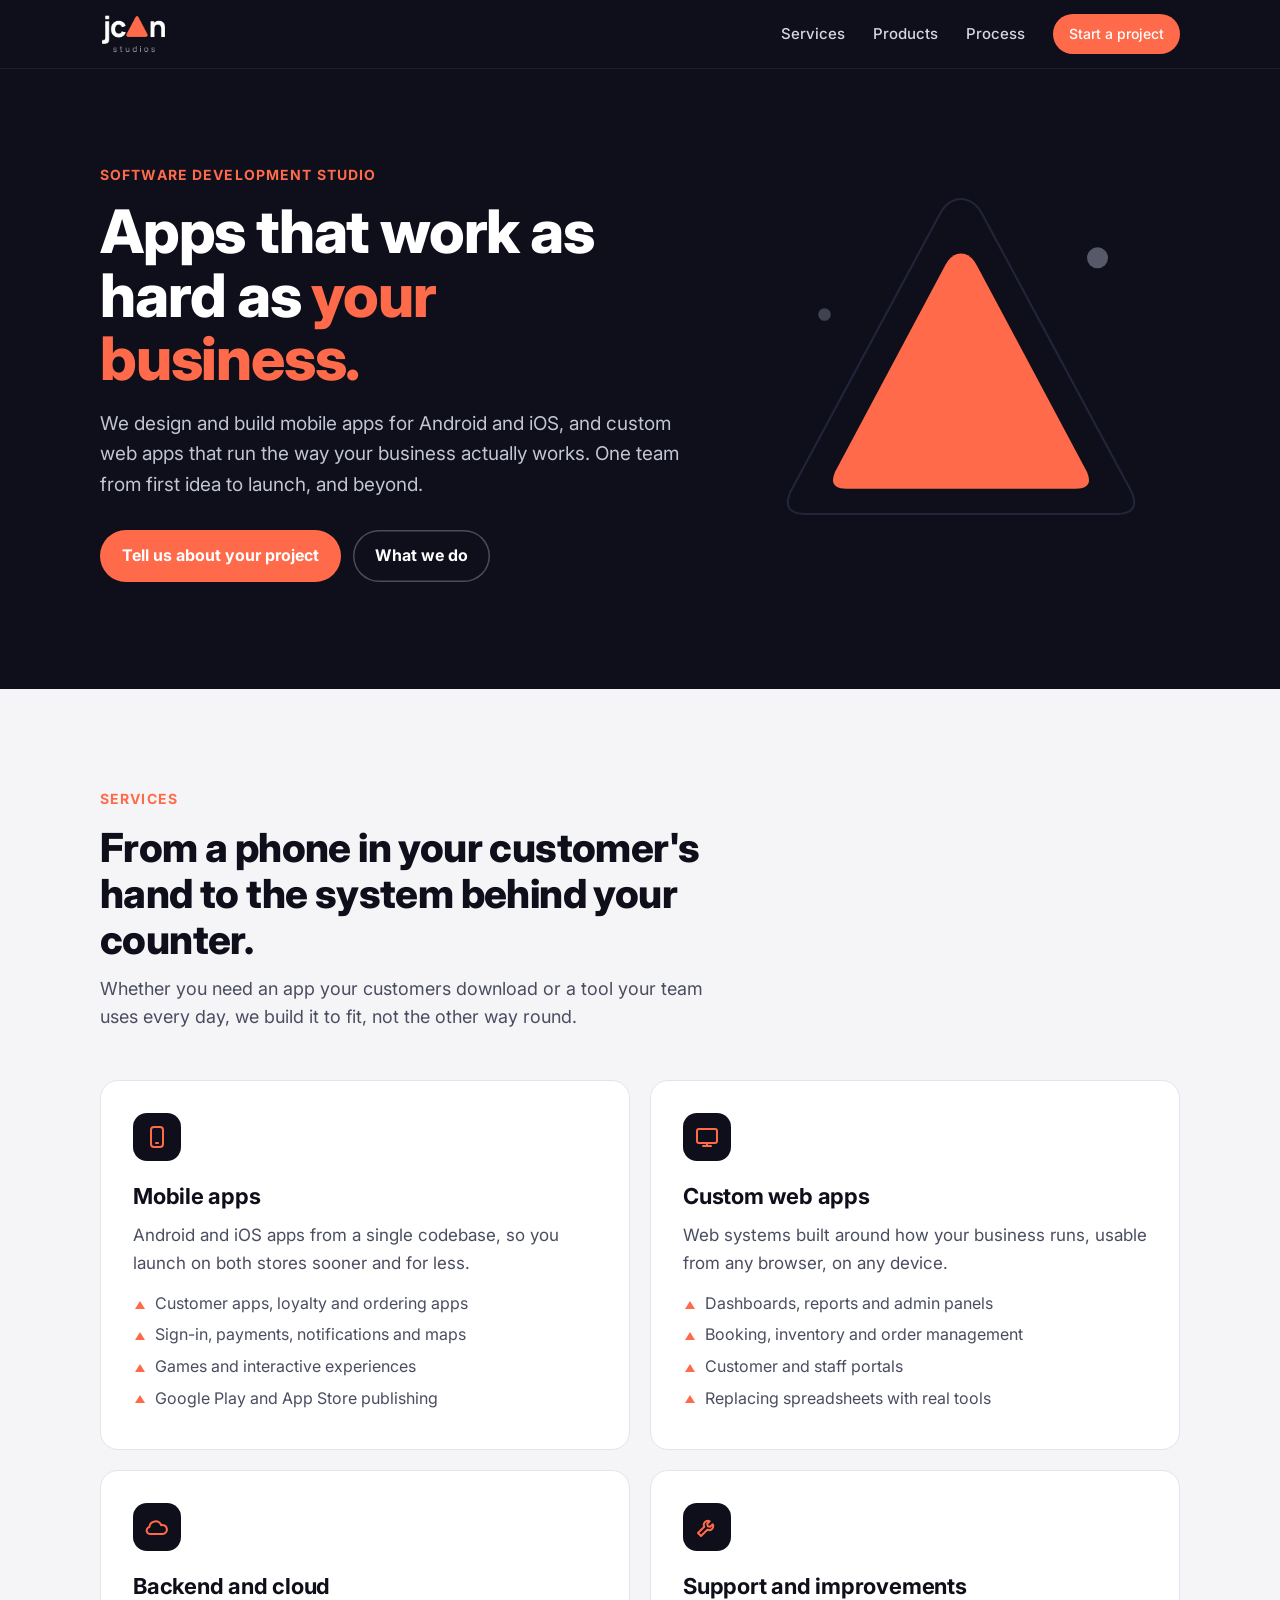
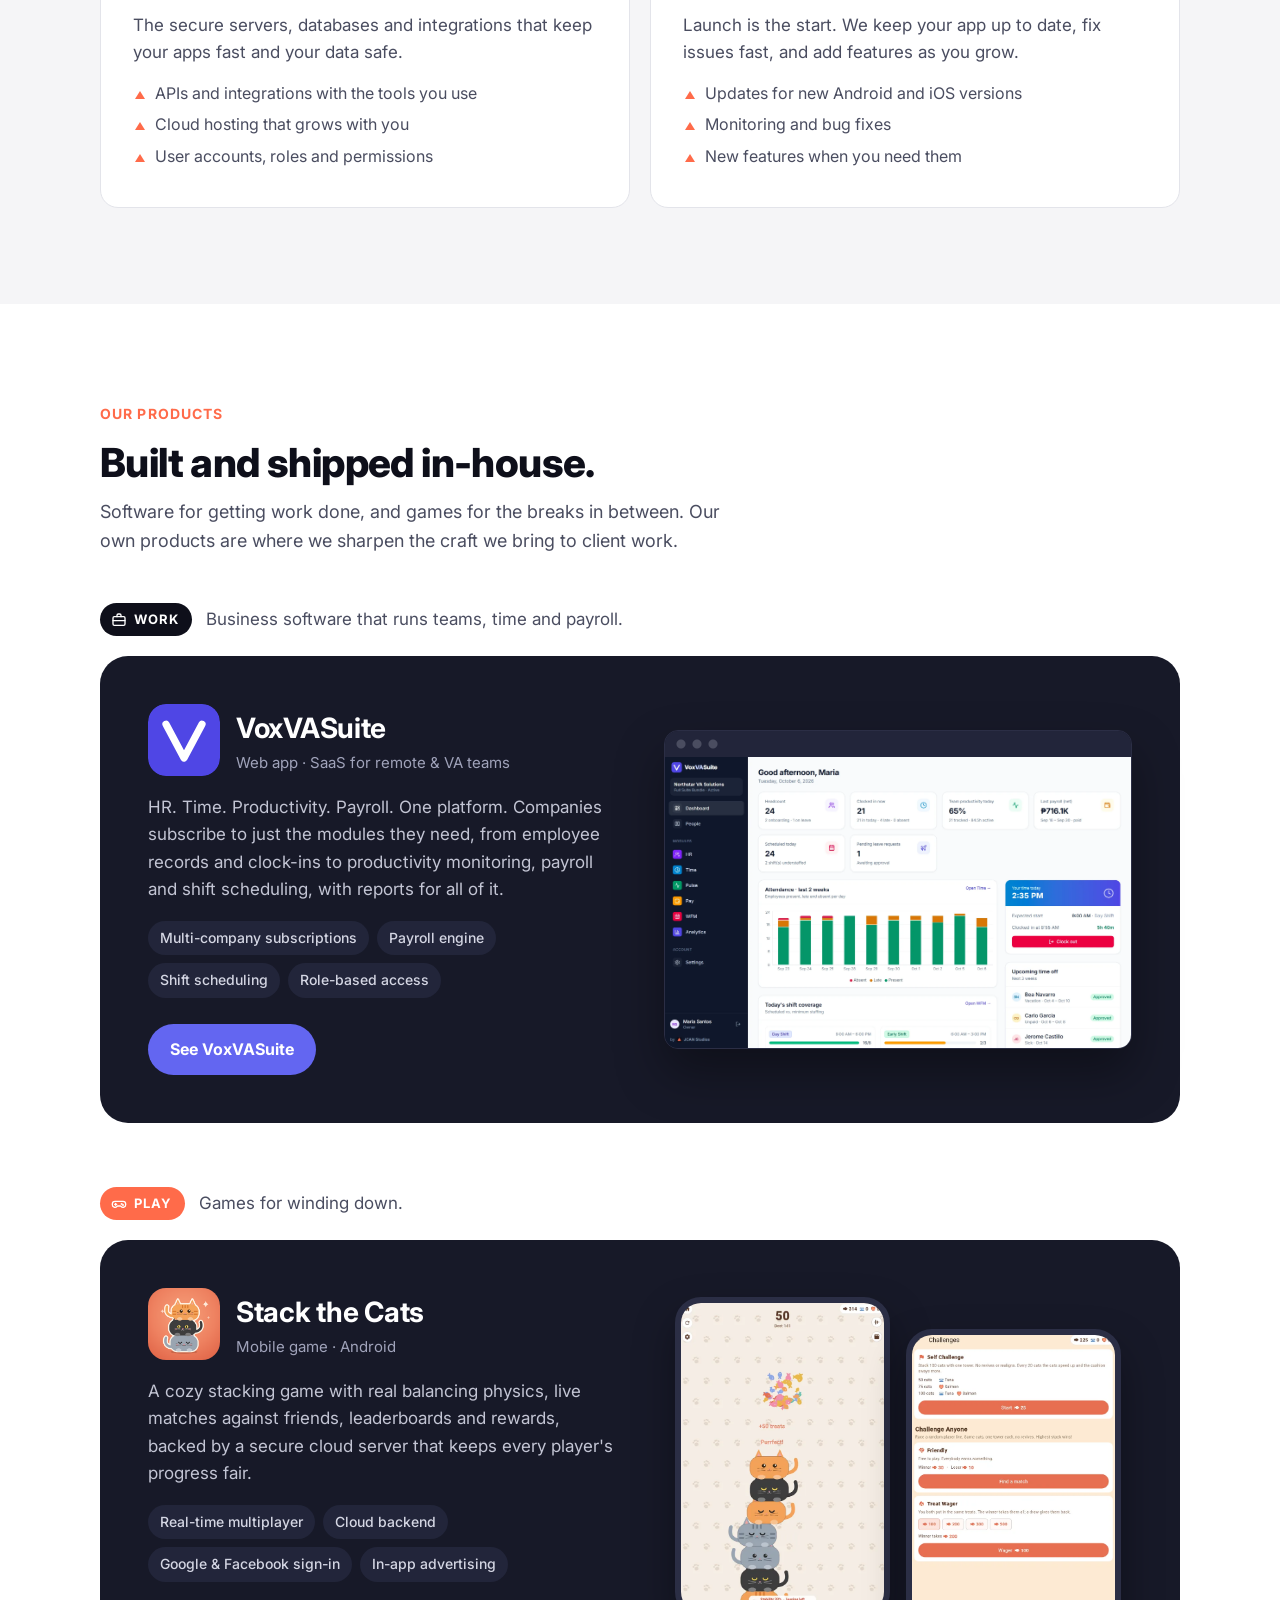
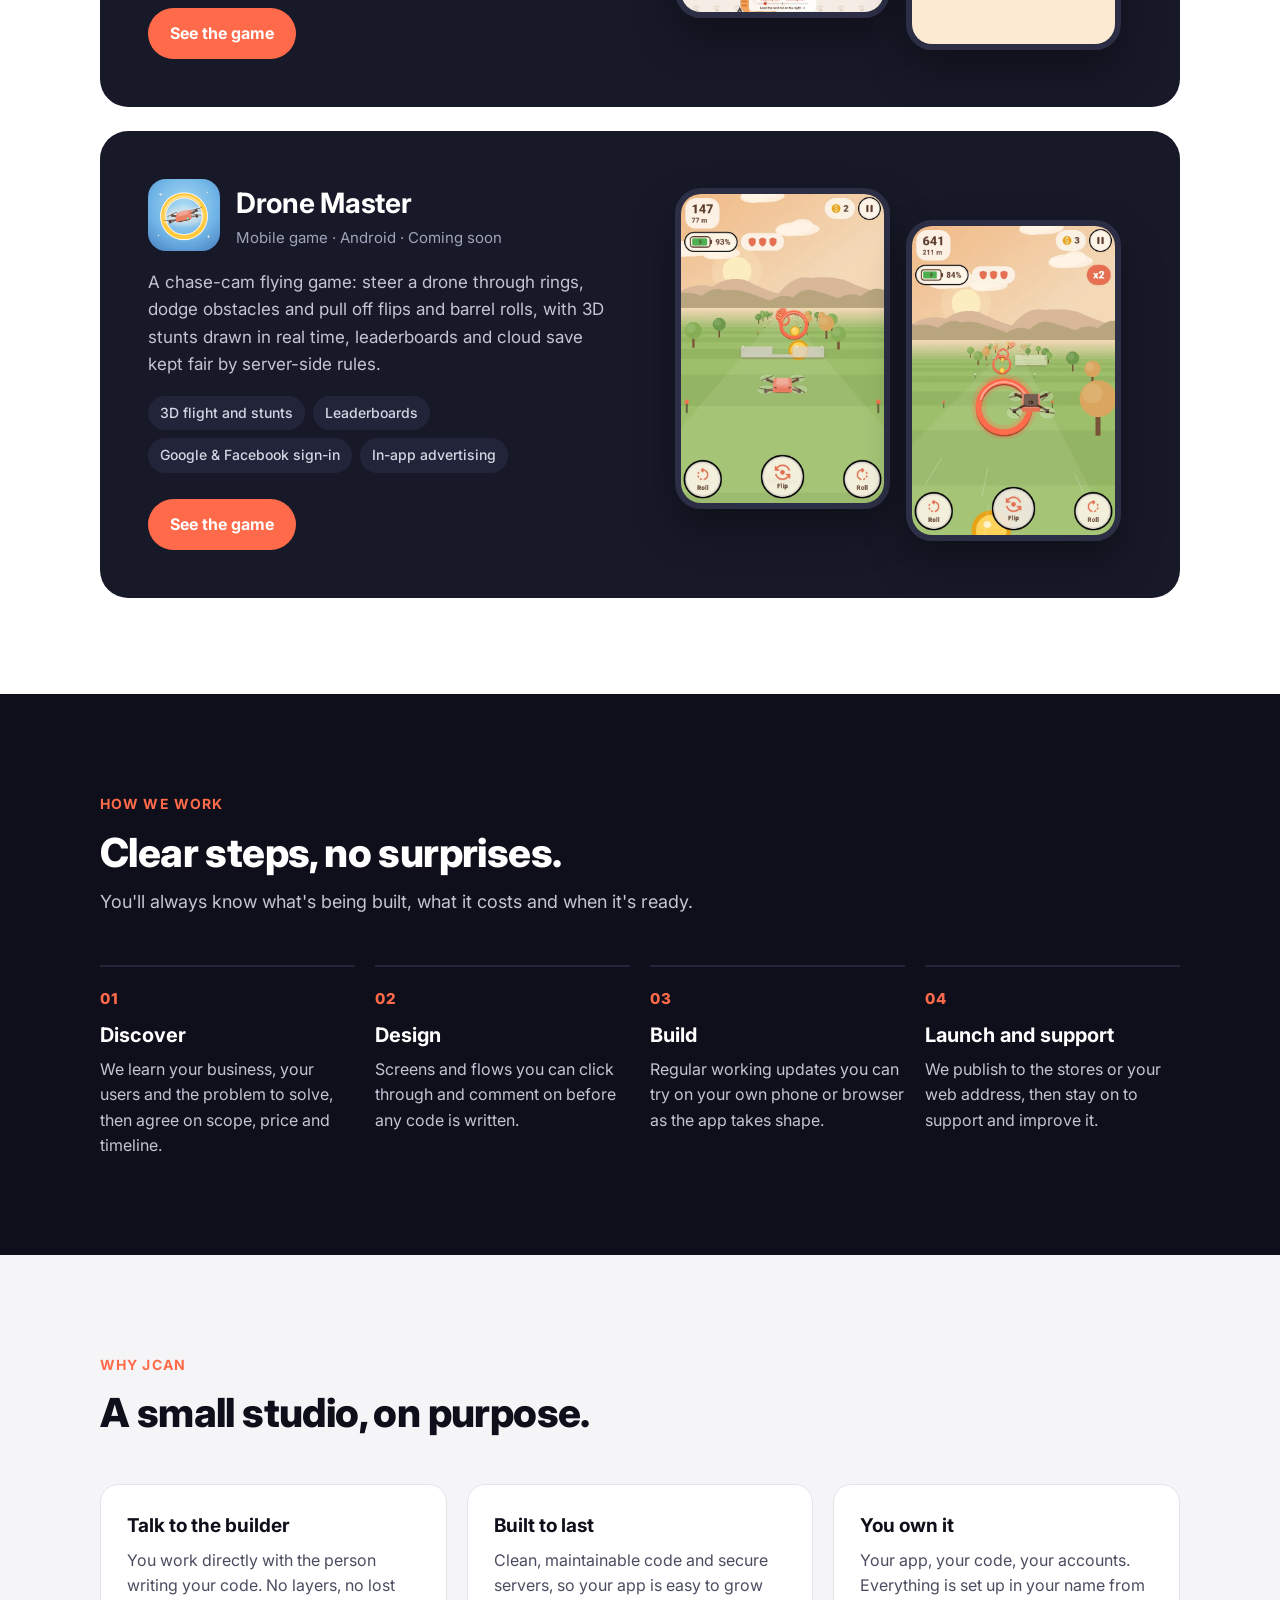
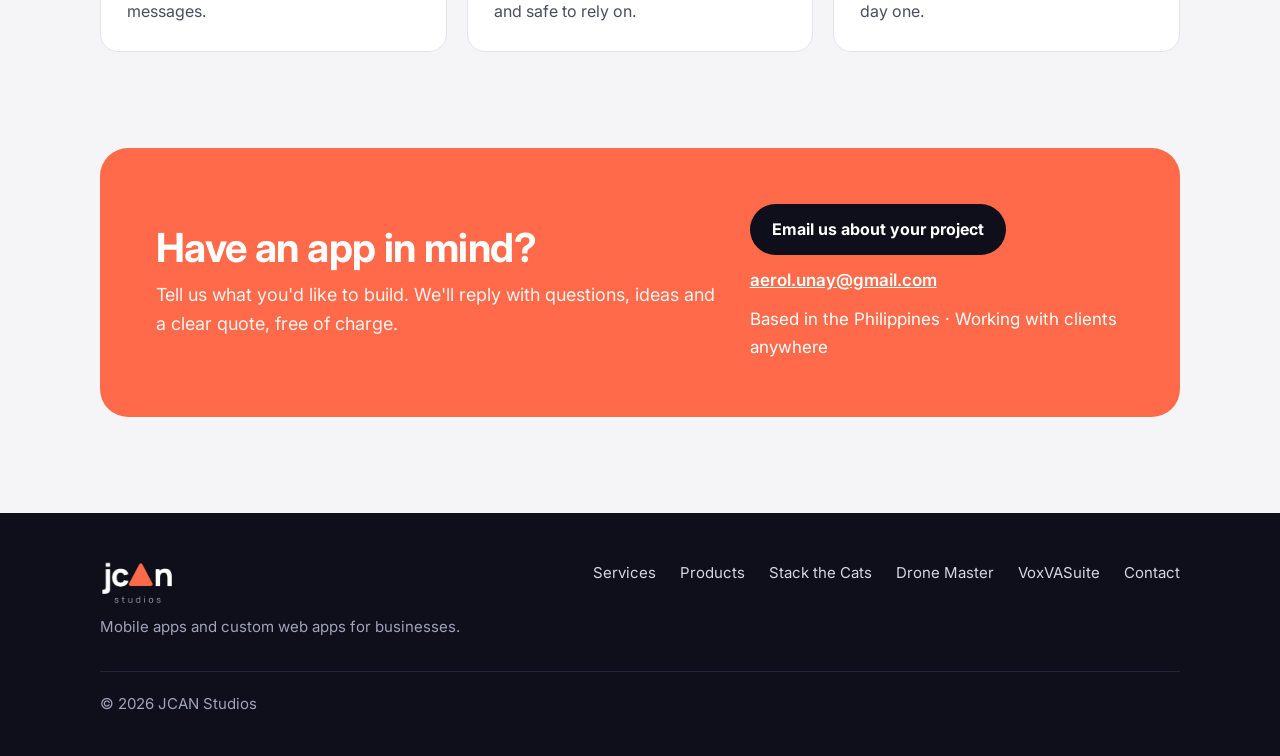
<file: index.html>
<!doctype html>
<html lang="en">
<head>
  <meta charset="utf-8">
  <meta name="viewport" content="width=device-width, initial-scale=1">
  <title>JCAN Studios | Mobile apps and custom web apps for businesses</title>
  <meta name="description" content="JCAN Studios builds mobile apps for Android and iOS and custom web apps for businesses: customer portals, dashboards, booking and internal tools. Based in the Philippines, working with clients anywhere.">
  <meta name="theme-color" content="#0e0f1a">
  <meta property="og:type" content="website">
  <meta property="og:title" content="JCAN Studios">
  <meta property="og:description" content="Mobile apps and custom web apps for businesses.">
  <meta property="og:image" content="https://jcanstudios.github.io/assets/og-image.png">
  <link rel="icon" href="assets/favicon.svg" type="image/svg+xml">
  <link rel="preconnect" href="https://fonts.googleapis.com">
  <link rel="preconnect" href="https://fonts.gstatic.com" crossorigin>
  <link href="https://fonts.googleapis.com/css2?family=Inter:wght@400;500;600;700;800&display=swap" rel="stylesheet">
  <link rel="stylesheet" href="assets/site.css">
</head>
<body>

<header class="site-header">
  <div class="wrap">
    <a class="brand" href="/" aria-label="JCAN Studios home"><img src="assets/logo-dark.png" alt="JCAN Studios" width="380" height="222"></a>
    <nav class="nav">
      <a href="#services">Services</a>
      <a href="#products">Products</a>
      <a href="#process">Process</a>
      <a class="btn small" href="#contact">Start a project</a>
    </nav>
  </div>
</header>

<main>
  <section class="hero" style="padding:0">
    <div class="wrap">
      <div>
        <span class="eyebrow">Software development studio</span>
        <h1>Apps that work as hard as <span class="accent">your business.</span></h1>
        <p class="lead">We design and build mobile apps for Android and iOS, and custom web apps that run the way your business actually works. One team from first idea to launch, and beyond.</p>
        <div class="actions">
          <a class="btn" href="#contact">Tell us about your project</a>
          <a class="btn ghost" href="#services">What we do</a>
        </div>
      </div>
      <div class="hero-art" aria-hidden="true">
        <svg viewBox="0 0 400 400">
          <path d="M200 40 Q212 40 220 54 L362 318 Q372 340 348 340 L52 340 Q28 340 38 318 L180 54 Q188 40 200 40Z" fill="none" stroke="#22253a" stroke-width="2"/>
          <path d="M200 92 Q209 92 215 103 L320 300 Q327 316 309 316 L91 316 Q73 316 80 300 L185 103 Q191 92 200 92Z" fill="#ff6b4a"/>
          <circle cx="330" cy="96" r="10" fill="#a0a3ba" opacity=".5"/>
          <circle cx="70" cy="150" r="6" fill="#a0a3ba" opacity=".35"/>
        </svg>
      </div>
    </div>
  </section>

  <section id="services">
    <div class="wrap">
      <div class="section-head">
        <span class="eyebrow">Services</span>
        <h2>From a phone in your customer's hand to the system behind your counter.</h2>
        <p>Whether you need an app your customers download or a tool your team uses every day, we build it to fit, not the other way round.</p>
      </div>
      <div class="services">
        <article class="service">
          <div class="icon"><svg viewBox="0 0 24 24" fill="none" stroke="#ff6b4a" stroke-width="2" stroke-linecap="round" stroke-linejoin="round"><rect x="6" y="2" width="12" height="20" rx="3"/><path d="M11 18h2"/></svg></div>
          <h3>Mobile apps</h3>
          <p>Android and iOS apps from a single codebase, so you launch on both stores sooner and for less.</p>
          <ul>
            <li>Customer apps, loyalty and ordering apps</li>
            <li>Sign-in, payments, notifications and maps</li>
            <li>Games and interactive experiences</li>
            <li>Google Play and App Store publishing</li>
          </ul>
        </article>
        <article class="service">
          <div class="icon"><svg viewBox="0 0 24 24" fill="none" stroke="#ff6b4a" stroke-width="2" stroke-linecap="round" stroke-linejoin="round"><rect x="2" y="4" width="20" height="14" rx="2"/><path d="M8 21h8M12 18v3"/></svg></div>
          <h3>Custom web apps</h3>
          <p>Web systems built around how your business runs, usable from any browser, on any device.</p>
          <ul>
            <li>Dashboards, reports and admin panels</li>
            <li>Booking, inventory and order management</li>
            <li>Customer and staff portals</li>
            <li>Replacing spreadsheets with real tools</li>
          </ul>
        </article>
        <article class="service">
          <div class="icon"><svg viewBox="0 0 24 24" fill="none" stroke="#ff6b4a" stroke-width="2" stroke-linecap="round" stroke-linejoin="round"><path d="M17.5 19a4.5 4.5 0 1 0-1.4-8.8A6 6 0 0 0 4.5 12 3.5 3.5 0 0 0 6 19z"/></svg></div>
          <h3>Backend and cloud</h3>
          <p>The secure servers, databases and integrations that keep your apps fast and your data safe.</p>
          <ul>
            <li>APIs and integrations with the tools you use</li>
            <li>Cloud hosting that grows with you</li>
            <li>User accounts, roles and permissions</li>
          </ul>
        </article>
        <article class="service">
          <div class="icon"><svg viewBox="0 0 24 24" fill="none" stroke="#ff6b4a" stroke-width="2" stroke-linecap="round" stroke-linejoin="round"><path d="M14.7 6.3a4 4 0 0 0-5.4 5.4L3 18l3 3 6.3-6.3a4 4 0 0 0 5.4-5.4l-2.5 2.5-2.4-.6-.6-2.4z"/></svg></div>
          <h3>Support and improvements</h3>
          <p>Launch is the start. We keep your app up to date, fix issues fast, and add features as you grow.</p>
          <ul>
            <li>Updates for new Android and iOS versions</li>
            <li>Monitoring and bug fixes</li>
            <li>New features when you need them</li>
          </ul>
        </article>
      </div>
    </div>
  </section>

  <section id="products" class="alt">
    <div class="wrap">
      <div class="section-head">
        <span class="eyebrow">Our products</span>
        <h2>Built and shipped in-house.</h2>
        <p>Software for getting work done, and games for the breaks in between. Our own products are where we sharpen the craft we bring to client work.</p>
      </div>

      <div class="product-group" id="work">
        <div class="group-head">
          <span class="kind kind-work"><svg viewBox="0 0 24 24" aria-hidden="true"><rect x="3" y="7" width="18" height="13" rx="2"/><path d="M9 7V5a2 2 0 0 1 2-2h2a2 2 0 0 1 2 2v2M3 13h18"/></svg>Work</span>
          <p>Business software that runs teams, time and payroll.</p>
        </div>
        <div class="work vox">
          <div>
            <div class="app-head">
              <img class="app-icon-svg" src="assets/voxvasuite-icon.svg" alt="" width="72" height="72">
              <div>
                <h3>VoxVASuite</h3>
                <div class="tag">Web app · SaaS for remote &amp; VA teams</div>
              </div>
            </div>
            <p>HR. Time. Productivity. Payroll. One platform. Companies subscribe to just the modules they need, from employee records and clock-ins to productivity monitoring, payroll and shift scheduling, with reports for all of it.</p>
            <ul class="chips">
              <li>Multi-company subscriptions</li>
              <li>Payroll engine</li>
              <li>Shift scheduling</li>
              <li>Role-based access</li>
            </ul>
            <a class="btn" href="voxvasuite/">See VoxVASuite</a>
          </div>
          <div class="browser">
            <img src="assets/vox-dashboard.webp" alt="VoxVASuite dashboard: headcount, clock-ins, team productivity, payroll and attendance at a glance" width="2160" height="1350" loading="lazy">
          </div>
        </div>
      </div>

      <div class="product-group" id="play">
        <div class="group-head">
          <span class="kind kind-play"><svg viewBox="0 0 24 24" aria-hidden="true"><path d="M6 8h12a4 4 0 0 1 4 4v1a4 4 0 0 1-7 2.6L14 15h-4l-1 .6A4 4 0 0 1 2 13v-1a4 4 0 0 1 4-4z"/><path d="M7 11v3M5.5 12.5h3"/><circle cx="16" cy="12" r=".6"/><circle cx="18" cy="13.5" r=".6"/></svg>Play</span>
          <p>Games for winding down.</p>
        </div>
        <div class="work">
          <div>
            <div class="app-head">
              <img src="assets/stack-the-cats-icon.png" alt="" width="72" height="72">
              <div>
                <h3>Stack the Cats</h3>
                <div class="tag">Mobile game · Android</div>
              </div>
            </div>
            <p>A cozy stacking game with real balancing physics, live matches against friends, leaderboards and rewards, backed by a secure cloud server that keeps every player's progress fair.</p>
            <ul class="chips">
              <li>Real-time multiplayer</li>
              <li>Cloud backend</li>
              <li>Google &amp; Facebook sign-in</li>
              <li>In-app advertising</li>
            </ul>
            <a class="btn" href="stack-the-cats/">See the game</a>
          </div>
          <div class="phones">
            <img class="phone" src="assets/stc-gameplay.webp" alt="Stack the Cats: a 50-cat tower earning treats" width="600" height="895" loading="lazy">
            <img class="phone" src="assets/stc-challenges.webp" alt="Stack the Cats: live challenges and treat wagers" width="600" height="895" loading="lazy">
          </div>
        </div>
        <div class="work" style="margin-top:24px">
          <div>
            <div class="app-head">
              <img src="assets/drone-master-icon.png" alt="" width="72" height="72">
              <div>
                <h3>Drone Master</h3>
                <div class="tag">Mobile game · Android · Coming soon</div>
              </div>
            </div>
            <p>A chase-cam flying game: steer a drone through rings, dodge obstacles and pull off flips and barrel rolls, with 3D stunts drawn in real time, leaderboards and cloud save kept fair by server-side rules.</p>
            <ul class="chips">
              <li>3D flight and stunts</li>
              <li>Leaderboards</li>
              <li>Google &amp; Facebook sign-in</li>
              <li>In-app advertising</li>
            </ul>
            <a class="btn" href="drone-master/">See the game</a>
          </div>
          <div class="phones">
            <img class="phone" src="assets/dm-rings.webp" alt="Drone Master: flying through rings over a sunset meadow" width="600" height="895" loading="lazy">
            <img class="phone" src="assets/dm-flip.webp" alt="Drone Master: a flip between rings" width="600" height="895" loading="lazy">
          </div>
        </div>
      </div>
    </div>
  </section>

  <section id="process" class="dark">
    <div class="wrap">
      <div class="section-head">
        <span class="eyebrow">How we work</span>
        <h2>Clear steps, no surprises.</h2>
        <p>You'll always know what's being built, what it costs and when it's ready.</p>
      </div>
      <ol class="steps">
        <li><h3>Discover</h3><p>We learn your business, your users and the problem to solve, then agree on scope, price and timeline.</p></li>
        <li><h3>Design</h3><p>Screens and flows you can click through and comment on before any code is written.</p></li>
        <li><h3>Build</h3><p>Regular working updates you can try on your own phone or browser as the app takes shape.</p></li>
        <li><h3>Launch and support</h3><p>We publish to the stores or your web address, then stay on to support and improve it.</p></li>
      </ol>
    </div>
  </section>

  <section>
    <div class="wrap">
      <div class="section-head">
        <span class="eyebrow">Why JCAN</span>
        <h2>A small studio, on purpose.</h2>
      </div>
      <div class="why">
        <div><h3>Talk to the builder</h3><p>You work directly with the person writing your code. No layers, no lost messages.</p></div>
        <div><h3>Built to last</h3><p>Clean, maintainable code and secure servers, so your app is easy to grow and safe to rely on.</p></div>
        <div><h3>You own it</h3><p>Your app, your code, your accounts. Everything is set up in your name from day one.</p></div>
      </div>
    </div>
  </section>

  <section id="contact" style="padding-top:0">
    <div class="wrap">
      <div class="contact">
        <div>
          <h2>Have an app in mind?</h2>
          <p>Tell us what you'd like to build. We'll reply with questions, ideas and a clear quote, free of charge.</p>
        </div>
        <div class="details">
          <a class="btn" href="mailto:aerol.unay@gmail.com?subject=New%20project%20for%20JCAN%20Studios">Email us about your project</a>
          <a class="email" href="mailto:aerol.unay@gmail.com">aerol.unay@gmail.com</a>
          <span>Based in the Philippines · Working with clients anywhere</span>
        </div>
      </div>
    </div>
  </section>
</main>

<footer class="site-footer">
  <div class="wrap">
    <div>
      <img src="assets/logo-dark.png" alt="JCAN Studios" width="380" height="222">
      <div>Mobile apps and custom web apps for businesses.</div>
    </div>
    <div class="links">
      <a href="#services">Services</a>
      <a href="#products">Products</a>
      <a href="stack-the-cats/">Stack the Cats</a>
      <a href="drone-master/">Drone Master</a>
      <a href="voxvasuite/">VoxVASuite</a>
      <a href="#contact">Contact</a>
    </div>
    <div class="fine">© <span id="year">2026</span> JCAN Studios</div>
  </div>
</footer>
<script>document.getElementById('year').textContent = new Date().getFullYear();</script>
</body>
</html>
</file>
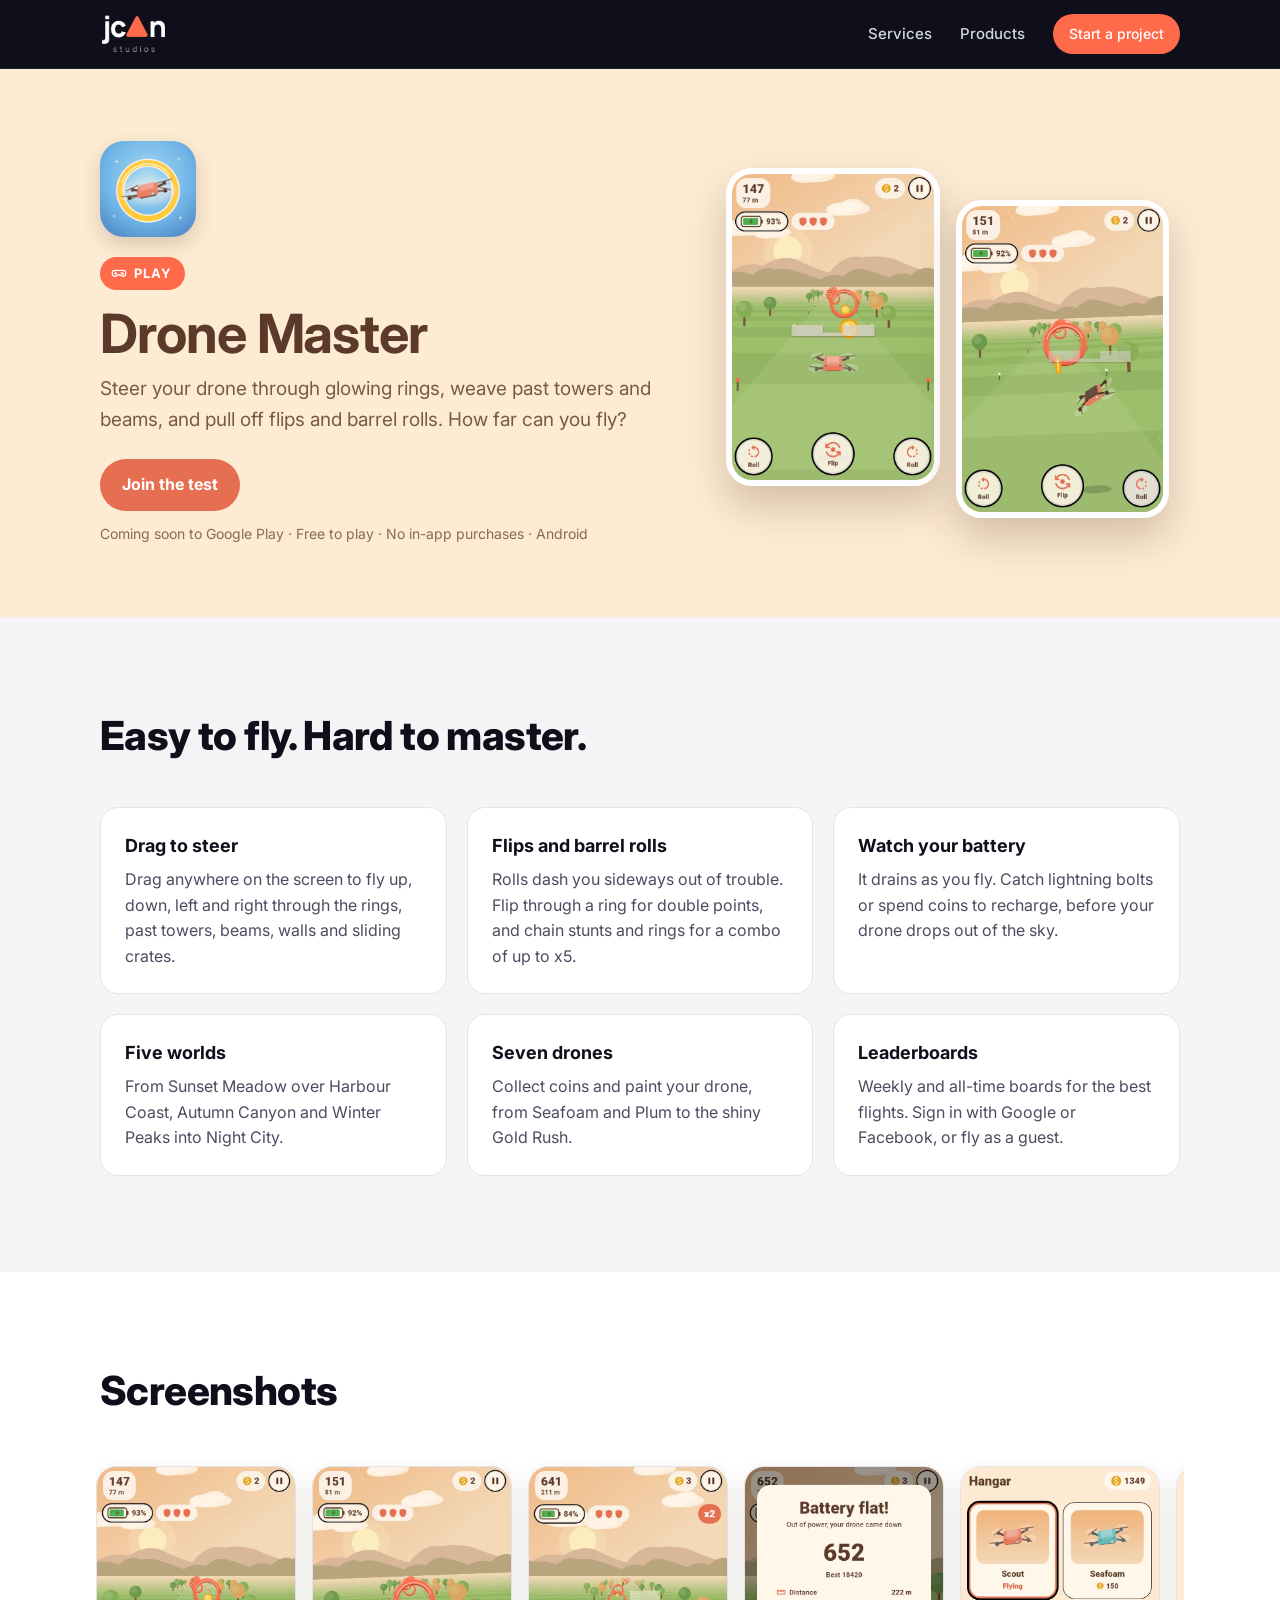
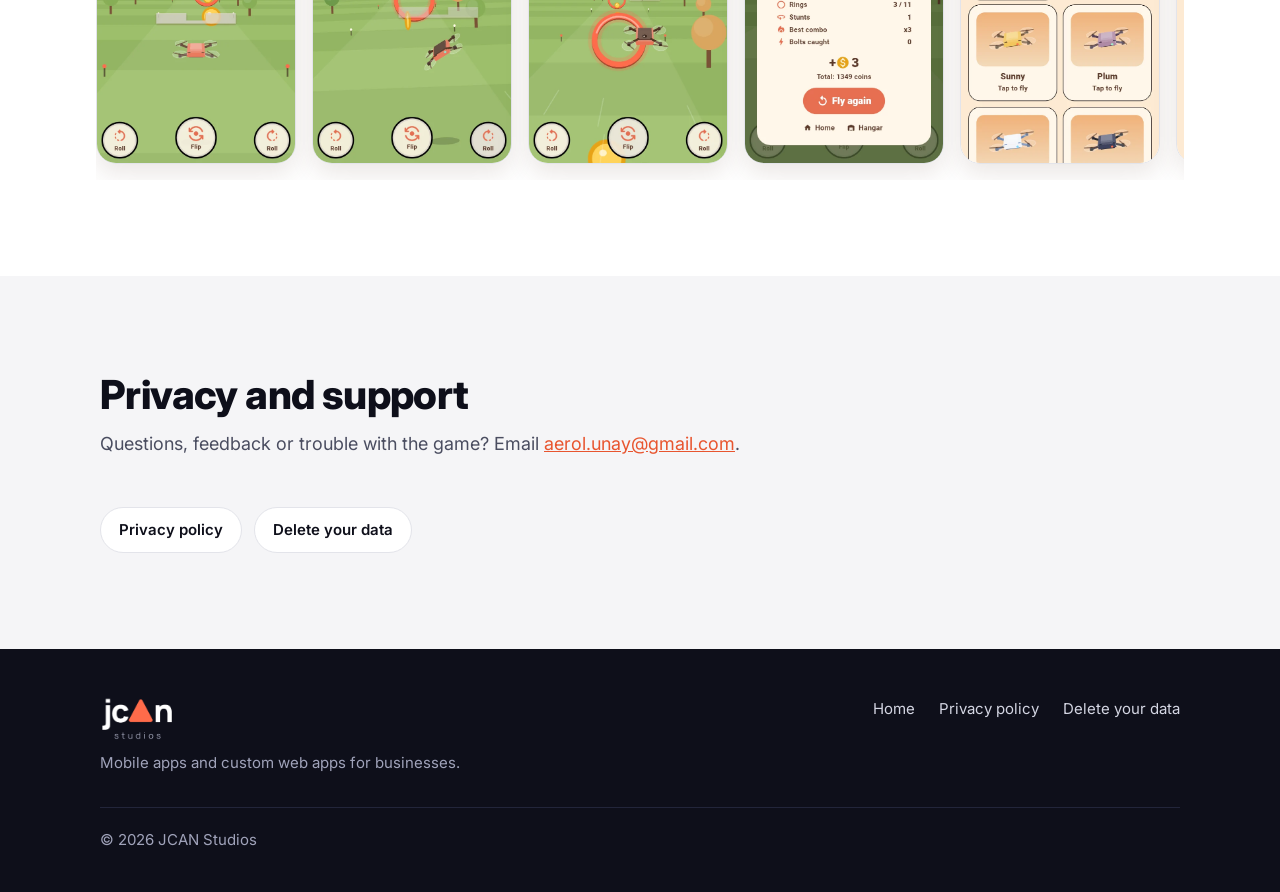
<file: drone-master/index.html>
<!doctype html>
<html lang="en">
<head>
  <meta charset="utf-8">
  <meta name="viewport" content="width=device-width, initial-scale=1">
  <title>Drone Master | JCAN Studios</title>
  <meta name="description" content="Drone Master: a free chase-cam flying game. Fly through rings, dodge towers and beams, pull off flips and barrel rolls, and climb the leaderboards. No in-app purchases.">
  <meta name="theme-color" content="#fdebd3">
  <meta property="og:type" content="website">
  <meta property="og:title" content="Drone Master">
  <meta property="og:description" content="Fly through rings, pull off stunts. How far can you fly?">
  <meta property="og:image" content="https://jcanstudios.github.io/assets/drone-master-og.jpg">
  <meta name="twitter:card" content="summary_large_image">
  <link rel="icon" href="../assets/favicon.svg" type="image/svg+xml">
  <link rel="preconnect" href="https://fonts.googleapis.com">
  <link rel="preconnect" href="https://fonts.gstatic.com" crossorigin>
  <link href="https://fonts.googleapis.com/css2?family=Inter:wght@400;500;600;700;800&display=swap" rel="stylesheet">
  <link rel="stylesheet" href="../assets/site.css">
</head>
<body>

<header class="site-header">
  <div class="wrap">
    <a class="brand" href="../" aria-label="JCAN Studios home"><img src="../assets/logo-dark.png" alt="JCAN Studios" width="380" height="222"></a>
    <nav class="nav">
      <a href="../#services">Services</a>
      <a href="../#products">Products</a>
      <a class="btn small" href="../#contact">Start a project</a>
    </nav>
  </div>
</header>

<main>
  <section class="product-hero" style="padding:0">
    <div class="wrap">
      <div>
        <img class="app-icon" src="../assets/drone-master-icon.png" alt="Drone Master app icon" width="96" height="96">
        <a class="kind kind-play" href="../#play"><svg viewBox="0 0 24 24" aria-hidden="true"><path d="M6 8h12a4 4 0 0 1 4 4v1a4 4 0 0 1-7 2.6L14 15h-4l-1 .6A4 4 0 0 1 2 13v-1a4 4 0 0 1 4-4z"/><path d="M7 11v3M5.5 12.5h3"/><circle cx="16" cy="12" r=".6"/><circle cx="18" cy="13.5" r=".6"/></svg>Play</a>
        <h1>Drone Master</h1>
        <p class="lead">Steer your drone through glowing rings, weave past towers and beams, and pull off flips and barrel rolls. How far can you fly?</p>
        <!-- When the game is live, point this at the Play Store listing:
             https://play.google.com/store/apps/details?id=com.jcanstudios.dronemaster -->
        <a class="btn" href="mailto:aerol.unay@gmail.com?subject=I%27d%20like%20to%20test%20Drone%20Master">Join the test</a>
        <div class="note">Coming soon to Google Play · Free to play · No in-app purchases · Android</div>
      </div>
      <div class="phones">
        <img class="phone" src="../assets/dm-rings.webp" alt="Flying through rings over a sunset meadow" width="600" height="895">
        <img class="phone" src="../assets/dm-roll.webp" alt="A barrel roll between rings" width="600" height="895">
      </div>
    </div>
  </section>

  <section>
    <div class="wrap">
      <div class="section-head">
        <h2>Easy to fly. Hard to master.</h2>
      </div>
      <div class="features">
        <div><h3>Drag to steer</h3><p>Drag anywhere on the screen to fly up, down, left and right through the rings, past towers, beams, walls and sliding crates.</p></div>
        <div><h3>Flips and barrel rolls</h3><p>Rolls dash you sideways out of trouble. Flip through a ring for double points, and chain stunts and rings for a combo of up to x5.</p></div>
        <div><h3>Watch your battery</h3><p>It drains as you fly. Catch lightning bolts or spend coins to recharge, before your drone drops out of the sky.</p></div>
        <div><h3>Five worlds</h3><p>From Sunset Meadow over Harbour Coast, Autumn Canyon and Winter Peaks into Night City.</p></div>
        <div><h3>Seven drones</h3><p>Collect coins and paint your drone, from Seafoam and Plum to the shiny Gold Rush.</p></div>
        <div><h3>Leaderboards</h3><p>Weekly and all-time boards for the best flights. Sign in with Google or Facebook, or fly as a guest.</p></div>
      </div>
    </div>
  </section>

  <section class="alt">
    <div class="wrap">
      <div class="section-head">
        <h2>Screenshots</h2>
      </div>
      <div class="shots">
        <img src="../assets/dm-rings.webp" alt="Flying through rings over a sunset meadow" width="600" height="895" loading="lazy">
        <img src="../assets/dm-roll.webp" alt="A barrel roll between rings" width="600" height="895" loading="lazy">
        <img src="../assets/dm-flip.webp" alt="A flip, showing the drone's belly" width="600" height="895" loading="lazy">
        <img src="../assets/dm-flight-over.webp" alt="The end of a flight: score, distance, rings and stunts" width="600" height="895" loading="lazy">
        <img src="../assets/dm-hangar.webp" alt="The hangar, with drones to buy with coins" width="600" height="895" loading="lazy">
        <img src="../assets/dm-home.webp" alt="The home screen" width="600" height="895" loading="lazy">
      </div>
    </div>
  </section>

  <section>
    <div class="wrap">
      <div class="section-head">
        <h2>Privacy and support</h2>
        <p>Questions, feedback or trouble with the game? Email <a href="mailto:aerol.unay@gmail.com?subject=Drone%20Master">aerol.unay@gmail.com</a>.</p>
      </div>
      <div class="legal-links">
        <a href="privacy.html">Privacy policy</a>
        <a href="delete-data.html">Delete your data</a>
      </div>
    </div>
  </section>
</main>

<footer class="site-footer">
  <div class="wrap">
    <div>
      <img src="../assets/logo-dark.png" alt="JCAN Studios" width="380" height="222">
      <div>Mobile apps and custom web apps for businesses.</div>
    </div>
    <div class="links">
      <a href="../">Home</a>
      <a href="privacy.html">Privacy policy</a>
      <a href="delete-data.html">Delete your data</a>
    </div>
    <div class="fine">© 2026 JCAN Studios</div>
  </div>
</footer>
</body>
</html>
</file>
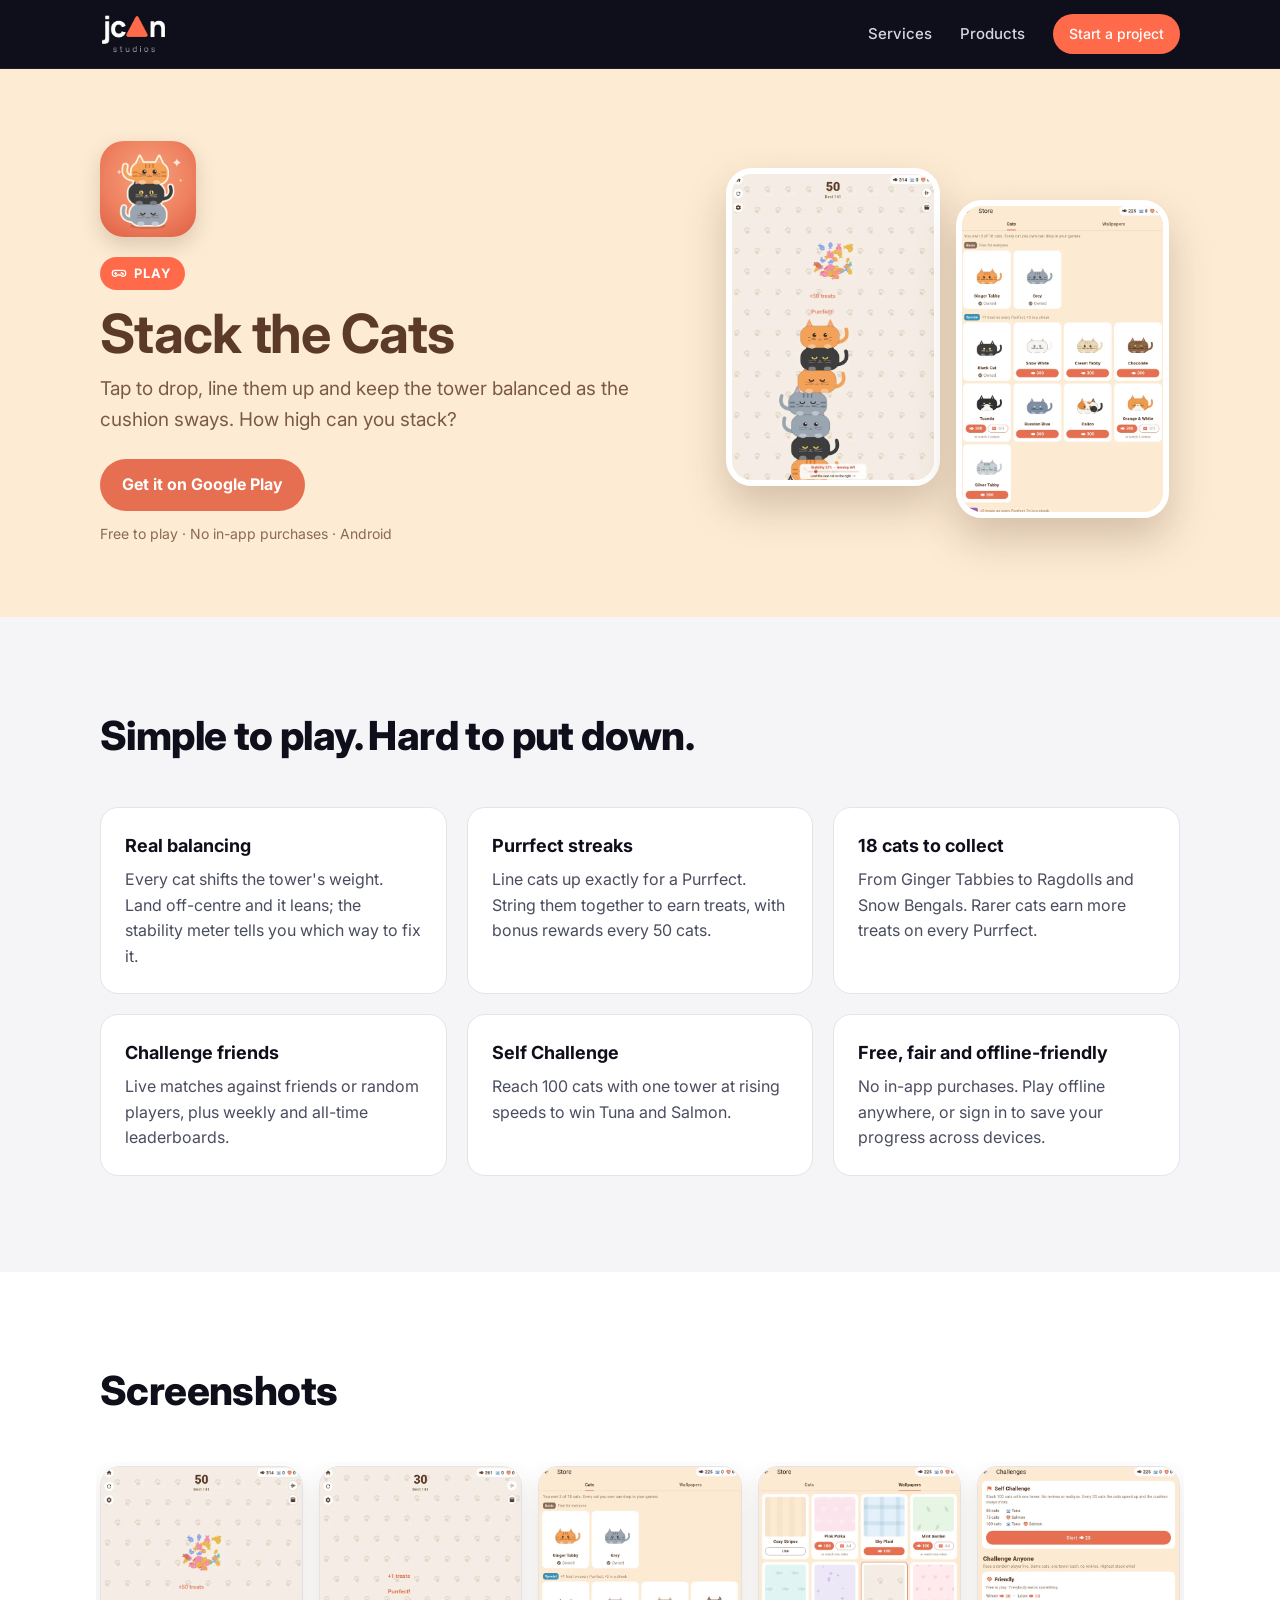
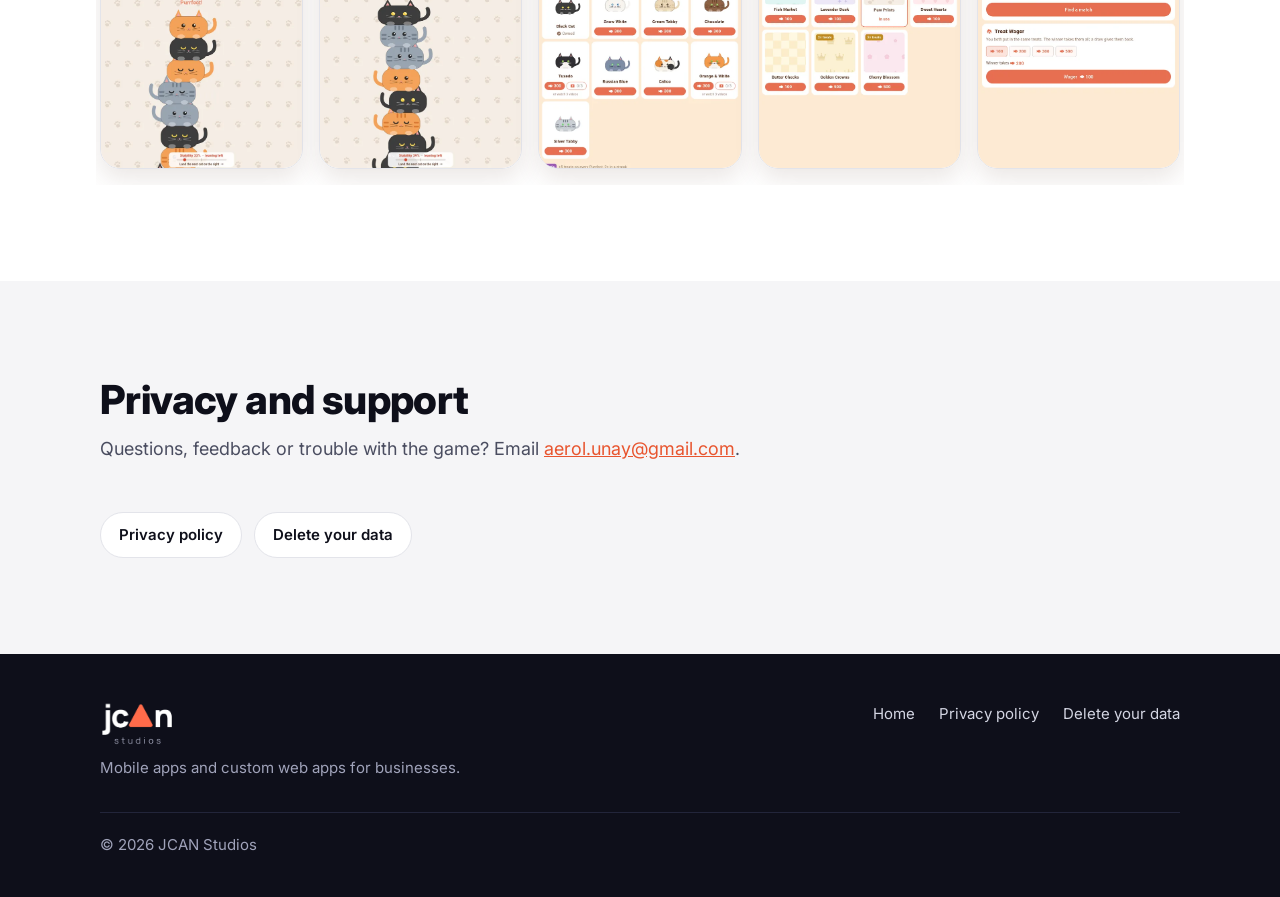
<file: stack-the-cats/index.html>
<!doctype html>
<html lang="en">
<head>
  <meta charset="utf-8">
  <meta name="viewport" content="width=device-width, initial-scale=1">
  <title>Stack the Cats | JCAN Studios</title>
  <meta name="description" content="Stack the Cats: a free cozy stacking game. Tap to drop, balance the tower, earn treats, collect 18 cats and challenge friends. No in-app purchases.">
  <meta name="theme-color" content="#fdebd3">
  <meta property="og:type" content="website">
  <meta property="og:title" content="Stack the Cats">
  <meta property="og:description" content="Tap, drop, balance. How high can you stack?">
  <meta property="og:image" content="https://jcanstudios.github.io/assets/stack-the-cats-og.jpg">
  <meta name="twitter:card" content="summary_large_image">
  <link rel="icon" href="../assets/favicon.svg" type="image/svg+xml">
  <link rel="preconnect" href="https://fonts.googleapis.com">
  <link rel="preconnect" href="https://fonts.gstatic.com" crossorigin>
  <link href="https://fonts.googleapis.com/css2?family=Inter:wght@400;500;600;700;800&display=swap" rel="stylesheet">
  <link rel="stylesheet" href="../assets/site.css">
</head>
<body>

<header class="site-header">
  <div class="wrap">
    <a class="brand" href="../" aria-label="JCAN Studios home"><img src="../assets/logo-dark.png" alt="JCAN Studios" width="380" height="222"></a>
    <nav class="nav">
      <a href="../#services">Services</a>
      <a href="../#products">Products</a>
      <a class="btn small" href="../#contact">Start a project</a>
    </nav>
  </div>
</header>

<main>
  <section class="product-hero" style="padding:0">
    <div class="wrap">
      <div>
        <img class="app-icon" src="../assets/stack-the-cats-icon.png" alt="Stack the Cats app icon" width="96" height="96">
        <a class="kind kind-play" href="../#play"><svg viewBox="0 0 24 24" aria-hidden="true"><path d="M6 8h12a4 4 0 0 1 4 4v1a4 4 0 0 1-7 2.6L14 15h-4l-1 .6A4 4 0 0 1 2 13v-1a4 4 0 0 1 4-4z"/><path d="M7 11v3M5.5 12.5h3"/><circle cx="16" cy="12" r=".6"/><circle cx="18" cy="13.5" r=".6"/></svg>Play</a>
        <h1>Stack the Cats</h1>
        <p class="lead">Tap to drop, line them up and keep the tower balanced as the cushion sways. How high can you stack?</p>
        <!-- When the game is live, point this at the Play Store listing. -->
        <a class="btn" href="https://play.google.com/store/apps/details?id=com.jcanstudios.stackthecats">Get it on Google Play</a>
        <div class="note">Free to play · No in-app purchases · Android</div>
      </div>
      <div class="phones">
        <img class="phone" src="../assets/stc-gameplay.webp" alt="A 50-cat tower earning +50 treats with a Purrfect drop" width="600" height="895">
        <img class="phone" src="../assets/stc-cats.webp" alt="The cat store, with Basic and Special cats to unlock" width="600" height="895">
      </div>
    </div>
  </section>

  <section>
    <div class="wrap">
      <div class="section-head">
        <h2>Simple to play. Hard to put down.</h2>
      </div>
      <div class="features">
        <div><h3>Real balancing</h3><p>Every cat shifts the tower's weight. Land off-centre and it leans; the stability meter tells you which way to fix it.</p></div>
        <div><h3>Purrfect streaks</h3><p>Line cats up exactly for a Purrfect. String them together to earn treats, with bonus rewards every 50 cats.</p></div>
        <div><h3>18 cats to collect</h3><p>From Ginger Tabbies to Ragdolls and Snow Bengals. Rarer cats earn more treats on every Purrfect.</p></div>
        <div><h3>Challenge friends</h3><p>Live matches against friends or random players, plus weekly and all-time leaderboards.</p></div>
        <div><h3>Self Challenge</h3><p>Reach 100 cats with one tower at rising speeds to win Tuna and Salmon.</p></div>
        <div><h3>Free, fair and offline-friendly</h3><p>No in-app purchases. Play offline anywhere, or sign in to save your progress across devices.</p></div>
      </div>
    </div>
  </section>

  <section class="alt">
    <div class="wrap">
      <div class="section-head">
        <h2>Screenshots</h2>
      </div>
      <div class="shots">
        <img src="../assets/stc-gameplay.webp" alt="A 50-cat tower earning +50 treats with a Purrfect drop" width="600" height="895" loading="lazy">
        <img src="../assets/stc-streak.webp" alt="A Purrfect drop on a 30-cat tower, with the stability meter" width="600" height="895" loading="lazy">
        <img src="../assets/stc-cats.webp" alt="The cat store, with Basic and Special cats to unlock" width="600" height="895" loading="lazy">
        <img src="../assets/stc-wallpapers.webp" alt="Wallpapers in the store, from Cozy Stripes to Cherry Blossom" width="600" height="895" loading="lazy">
        <img src="../assets/stc-challenges.webp" alt="Self Challenge, Friendly matches and Treat Wagers" width="600" height="895" loading="lazy">
      </div>
    </div>
  </section>

  <section>
    <div class="wrap">
      <div class="section-head">
        <h2>Privacy and support</h2>
        <p>Questions, feedback or trouble with the game? Email <a href="mailto:aerol.unay@gmail.com?subject=Stack%20the%20Cats">aerol.unay@gmail.com</a>.</p>
      </div>
      <div class="legal-links">
        <a href="privacy.html">Privacy policy</a>
        <a href="delete-data.html">Delete your data</a>
      </div>
    </div>
  </section>
</main>

<footer class="site-footer">
  <div class="wrap">
    <div>
      <img src="../assets/logo-dark.png" alt="JCAN Studios" width="380" height="222">
      <div>Mobile apps and custom web apps for businesses.</div>
    </div>
    <div class="links">
      <a href="../">Home</a>
      <a href="privacy.html">Privacy policy</a>
      <a href="delete-data.html">Delete your data</a>
    </div>
    <div class="fine">© 2026 JCAN Studios</div>
  </div>
</footer>
</body>
</html>
</file>
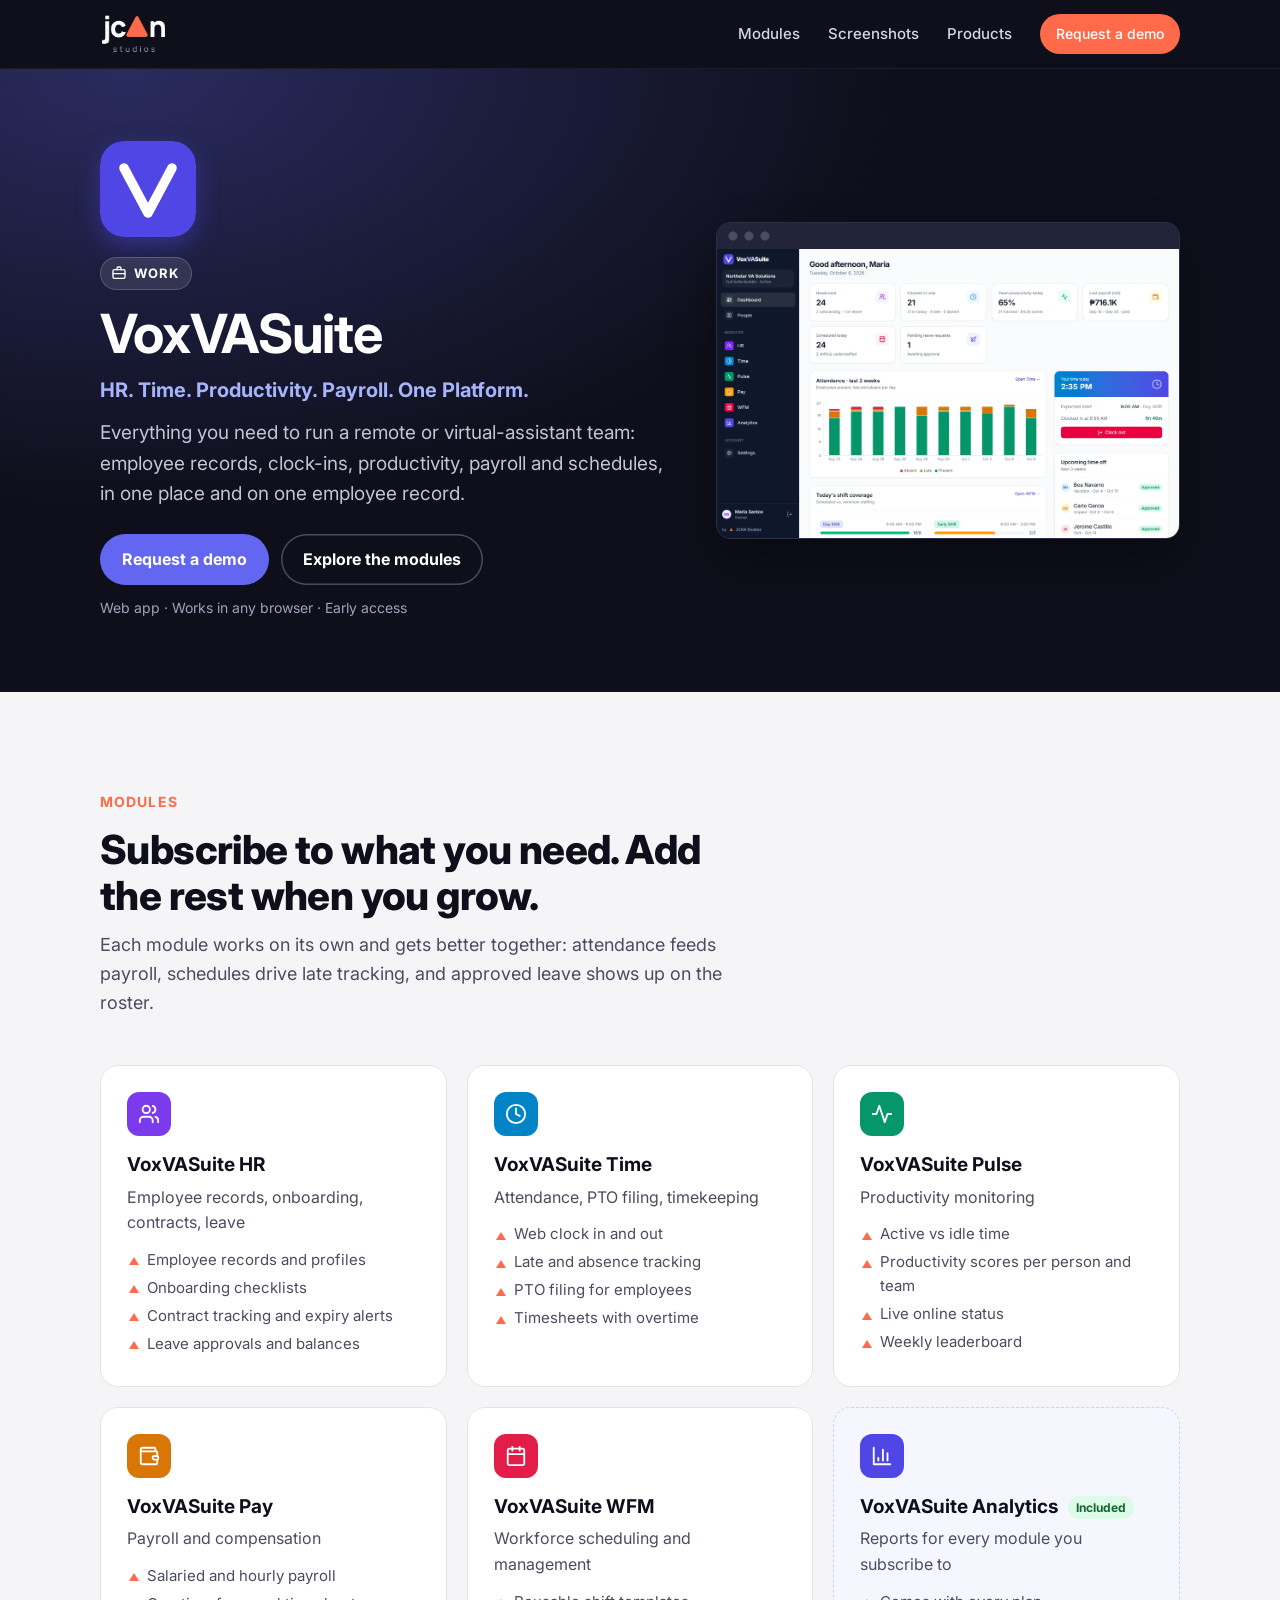
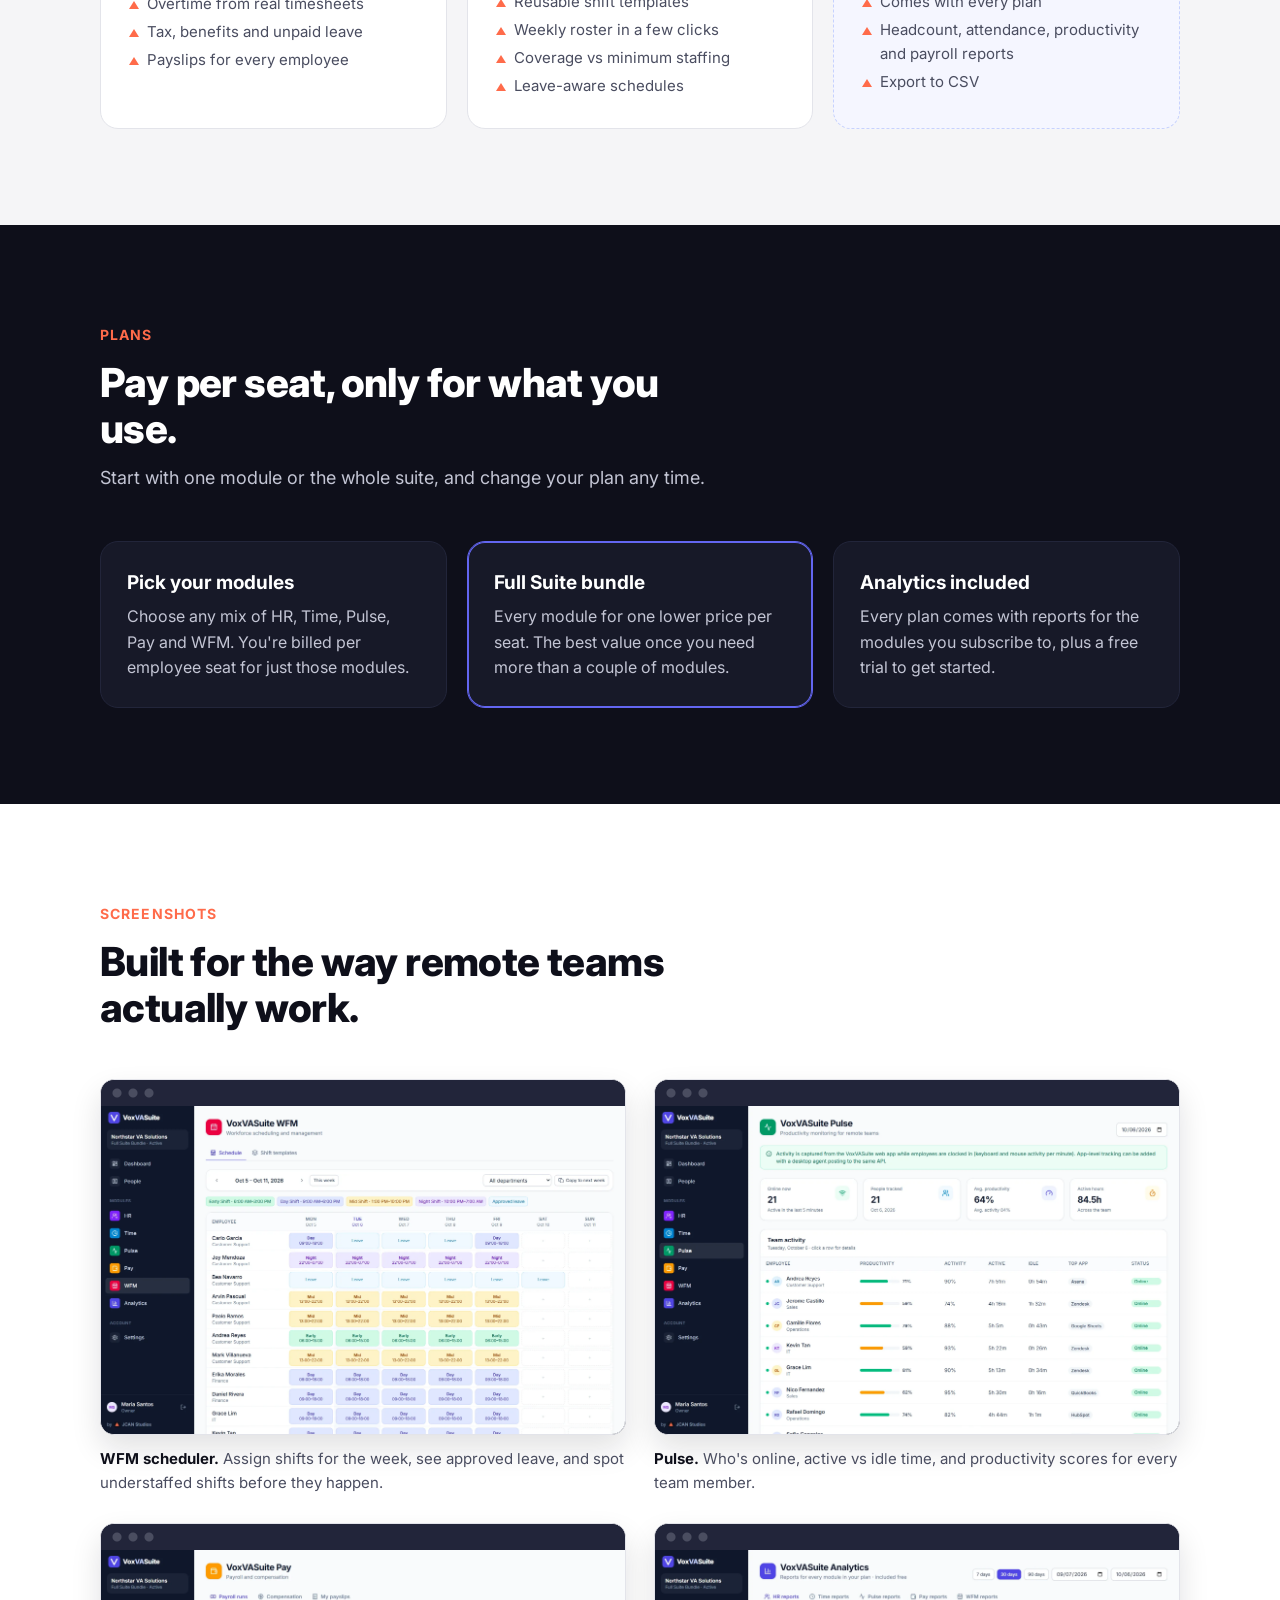
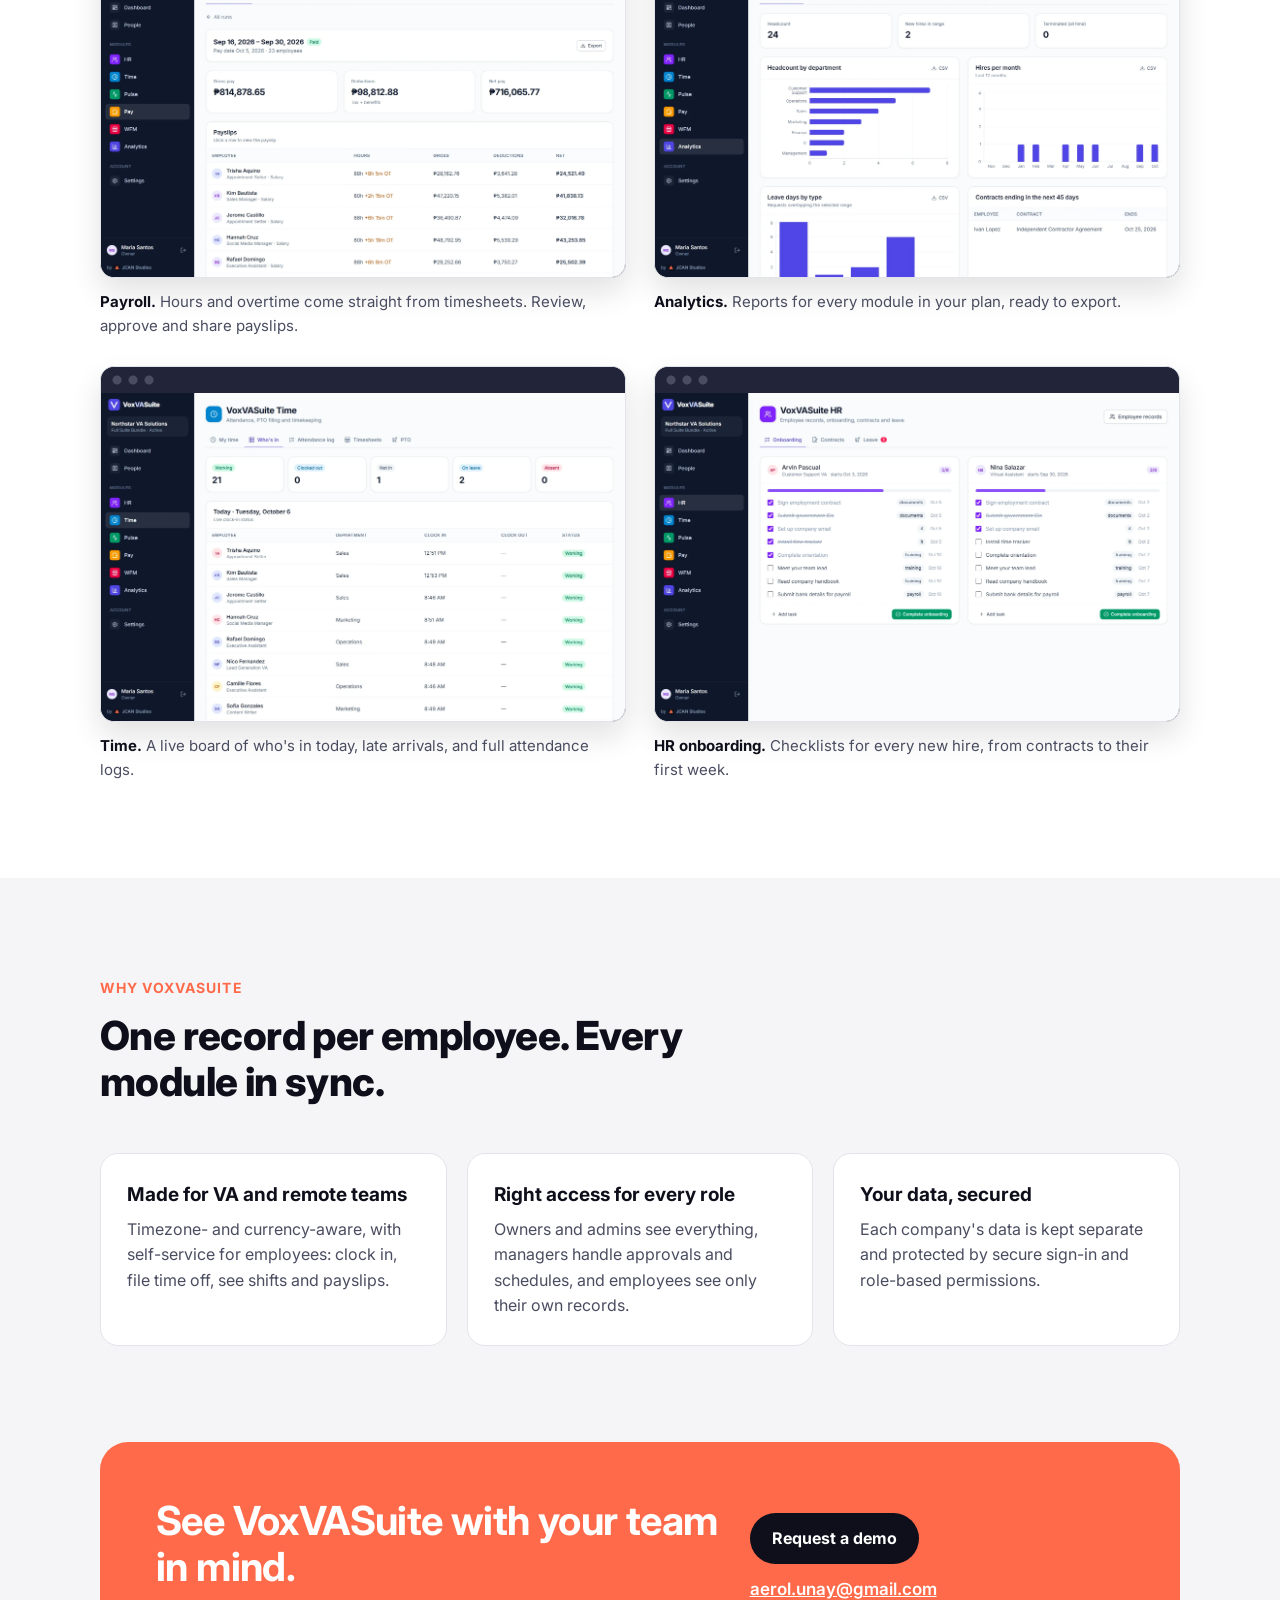
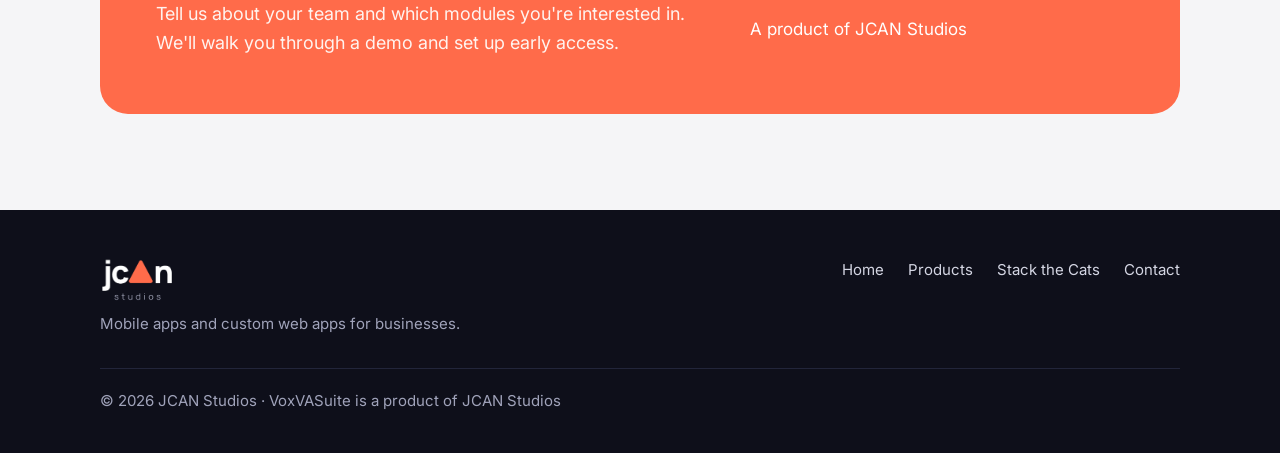
<file: voxvasuite/index.html>
<!doctype html>
<html lang="en">
<head>
  <meta charset="utf-8">
  <meta name="viewport" content="width=device-width, initial-scale=1">
  <title>VoxVASuite | JCAN Studios</title>
  <meta name="description" content="VoxVASuite by JCAN Studios: HR, timekeeping, productivity monitoring, payroll and workforce scheduling in one platform for remote and virtual-assistant teams. Subscribe to the modules you need.">
  <meta name="theme-color" content="#0e0f1a">
  <meta property="og:type" content="website">
  <meta property="og:title" content="VoxVASuite by JCAN Studios">
  <meta property="og:description" content="HR. Time. Productivity. Payroll. One Platform.">
  <meta property="og:image" content="https://jcanstudios.github.io/assets/voxvasuite-og.jpg">
  <meta name="twitter:card" content="summary_large_image">
  <link rel="icon" href="../assets/voxvasuite-icon.svg" type="image/svg+xml">
  <link rel="preconnect" href="https://fonts.googleapis.com">
  <link rel="preconnect" href="https://fonts.gstatic.com" crossorigin>
  <link href="https://fonts.googleapis.com/css2?family=Inter:wght@400;500;600;700;800&display=swap" rel="stylesheet">
  <link rel="stylesheet" href="../assets/site.css">
</head>
<body class="vox">

<header class="site-header">
  <div class="wrap">
    <a class="brand" href="../" aria-label="JCAN Studios home"><img src="../assets/logo-dark.png" alt="JCAN Studios" width="380" height="222"></a>
    <nav class="nav">
      <a href="#modules">Modules</a>
      <a href="#screens">Screenshots</a>
      <a href="../#products">Products</a>
      <a class="btn small" href="#contact">Request a demo</a>
    </nav>
  </div>
</header>

<main>
  <section class="product-hero vox-hero" style="padding:0">
    <div class="wrap">
      <div>
        <img class="app-icon" src="../assets/voxvasuite-icon.svg" alt="VoxVASuite logo" width="96" height="96">
        <a class="kind kind-work" href="../#work"><svg viewBox="0 0 24 24" aria-hidden="true"><rect x="3" y="7" width="18" height="13" rx="2"/><path d="M9 7V5a2 2 0 0 1 2-2h2a2 2 0 0 1 2 2v2M3 13h18"/></svg>Work</a>
        <h1>VoxVASuite</h1>
        <p class="tagline">HR. Time. Productivity. Payroll. One Platform.</p>
        <p class="lead">Everything you need to run a remote or virtual-assistant team: employee records, clock-ins, productivity, payroll and schedules, in one place and on one employee record.</p>
        <div class="actions">
          <!-- When the live demo is deployed, add: <a class="btn ghost" href="https://…">Try the live demo</a> -->
          <a class="btn" href="#contact">Request a demo</a>
          <a class="btn ghost" href="#modules">Explore the modules</a>
        </div>
        <div class="note">Web app · Works in any browser · Early access</div>
      </div>
      <div class="browser">
        <img src="../assets/vox-dashboard.webp" alt="VoxVASuite dashboard: headcount, clock-ins, team productivity, last payroll and attendance trend" width="2160" height="1350">
      </div>
    </div>
  </section>

  <section id="modules">
    <div class="wrap">
      <div class="section-head">
        <span class="eyebrow">Modules</span>
        <h2>Subscribe to what you need. Add the rest when you grow.</h2>
        <p>Each module works on its own and gets better together: attendance feeds payroll, schedules drive late tracking, and approved leave shows up on the roster.</p>
      </div>
      <div class="modules">
        <article class="module">
          <div class="m-icon" style="background:#7c3aed"><svg viewBox="0 0 24 24" fill="none" stroke="#fff" stroke-width="2" stroke-linecap="round" stroke-linejoin="round"><path d="M16 21v-2a4 4 0 0 0-4-4H6a4 4 0 0 0-4 4v2"/><circle cx="9" cy="7" r="4"/><path d="M22 21v-2a4 4 0 0 0-3-3.87M16 3.13a4 4 0 0 1 0 7.75"/></svg></div>
          <h3>VoxVASuite HR</h3>
          <p class="m-sum">Employee records, onboarding, contracts, leave</p>
          <ul><li>Employee records and profiles</li><li>Onboarding checklists</li><li>Contract tracking and expiry alerts</li><li>Leave approvals and balances</li></ul>
        </article>
        <article class="module">
          <div class="m-icon" style="background:#0284c7"><svg viewBox="0 0 24 24" fill="none" stroke="#fff" stroke-width="2" stroke-linecap="round" stroke-linejoin="round"><circle cx="12" cy="12" r="10"/><path d="M12 6v6l4 2"/></svg></div>
          <h3>VoxVASuite Time</h3>
          <p class="m-sum">Attendance, PTO filing, timekeeping</p>
          <ul><li>Web clock in and out</li><li>Late and absence tracking</li><li>PTO filing for employees</li><li>Timesheets with overtime</li></ul>
        </article>
        <article class="module">
          <div class="m-icon" style="background:#059669"><svg viewBox="0 0 24 24" fill="none" stroke="#fff" stroke-width="2" stroke-linecap="round" stroke-linejoin="round"><path d="M22 12h-4l-3 9L9 3l-3 9H2"/></svg></div>
          <h3>VoxVASuite Pulse</h3>
          <p class="m-sum">Productivity monitoring</p>
          <ul><li>Active vs idle time</li><li>Productivity scores per person and team</li><li>Live online status</li><li>Weekly leaderboard</li></ul>
        </article>
        <article class="module">
          <div class="m-icon" style="background:#d97706"><svg viewBox="0 0 24 24" fill="none" stroke="#fff" stroke-width="2" stroke-linecap="round" stroke-linejoin="round"><path d="M19 7V4a1 1 0 0 0-1-1H5a2 2 0 0 0 0 4h15a1 1 0 0 1 1 1v4h-3a2 2 0 0 0 0 4h3a1 1 0 0 0 1-1v-2a1 1 0 0 0-1-1"/><path d="M3 5v14a2 2 0 0 0 2 2h15a1 1 0 0 0 1-1v-4"/></svg></div>
          <h3>VoxVASuite Pay</h3>
          <p class="m-sum">Payroll and compensation</p>
          <ul><li>Salaried and hourly payroll</li><li>Overtime from real timesheets</li><li>Tax, benefits and unpaid leave</li><li>Payslips for every employee</li></ul>
        </article>
        <article class="module">
          <div class="m-icon" style="background:#e11d48"><svg viewBox="0 0 24 24" fill="none" stroke="#fff" stroke-width="2" stroke-linecap="round" stroke-linejoin="round"><rect x="3" y="4" width="18" height="18" rx="2"/><path d="M16 2v4M8 2v4M3 10h18"/></svg></div>
          <h3>VoxVASuite WFM</h3>
          <p class="m-sum">Workforce scheduling and management</p>
          <ul><li>Reusable shift templates</li><li>Weekly roster in a few clicks</li><li>Coverage vs minimum staffing</li><li>Leave-aware schedules</li></ul>
        </article>
        <article class="module included">
          <div class="m-icon" style="background:#4f46e5"><svg viewBox="0 0 24 24" fill="none" stroke="#fff" stroke-width="2" stroke-linecap="round" stroke-linejoin="round"><path d="M3 3v18h18"/><path d="M18 17V9M13 17V5M8 17v-3"/></svg></div>
          <h3>VoxVASuite Analytics <span class="pill">Included</span></h3>
          <p class="m-sum">Reports for every module you subscribe to</p>
          <ul><li>Comes with every plan</li><li>Headcount, attendance, productivity and payroll reports</li><li>Export to CSV</li></ul>
        </article>
      </div>
    </div>
  </section>

  <section class="dark">
    <div class="wrap">
      <div class="section-head">
        <span class="eyebrow">Plans</span>
        <h2>Pay per seat, only for what you use.</h2>
        <p>Start with one module or the whole suite, and change your plan any time.</p>
      </div>
      <div class="plans">
        <div><h3>Pick your modules</h3><p>Choose any mix of HR, Time, Pulse, Pay and WFM. You're billed per employee seat for just those modules.</p></div>
        <div class="featured"><h3>Full Suite bundle</h3><p>Every module for one lower price per seat. The best value once you need more than a couple of modules.</p></div>
        <div><h3>Analytics included</h3><p>Every plan comes with reports for the modules you subscribe to, plus a free trial to get started.</p></div>
      </div>
    </div>
  </section>

  <section id="screens" class="alt">
    <div class="wrap">
      <div class="section-head">
        <span class="eyebrow">Screenshots</span>
        <h2>Built for the way remote teams actually work.</h2>
      </div>
      <div class="gallery">
        <figure>
          <div class="browser"><img src="../assets/vox-schedule.webp" alt="WFM weekly schedule with shifts per employee, approved leave and staffing coverage" width="2160" height="1350" loading="lazy"></div>
          <figcaption><b>WFM scheduler.</b> Assign shifts for the week, see approved leave, and spot understaffed shifts before they happen.</figcaption>
        </figure>
        <figure>
          <div class="browser"><img src="../assets/vox-pulse.webp" alt="Pulse productivity monitoring: online status, productivity and activity per employee" width="2160" height="1350" loading="lazy"></div>
          <figcaption><b>Pulse.</b> Who's online, active vs idle time, and productivity scores for every team member.</figcaption>
        </figure>
        <figure>
          <div class="browser"><img src="../assets/vox-payroll.webp" alt="Payroll run with gross pay, deductions, net pay and payslips" width="2160" height="1350" loading="lazy"></div>
          <figcaption><b>Payroll.</b> Hours and overtime come straight from timesheets. Review, approve and share payslips.</figcaption>
        </figure>
        <figure>
          <div class="browser"><img src="../assets/vox-analytics.webp" alt="Analytics reports: headcount by department, hires per month, leave by type" width="2160" height="1350" loading="lazy"></div>
          <figcaption><b>Analytics.</b> Reports for every module in your plan, ready to export.</figcaption>
        </figure>
        <figure>
          <div class="browser"><img src="../assets/vox-time.webp" alt="Time module: live board of who is working, clocked out, on leave or absent today" width="2160" height="1350" loading="lazy"></div>
          <figcaption><b>Time.</b> A live board of who's in today, late arrivals, and full attendance logs.</figcaption>
        </figure>
        <figure>
          <div class="browser"><img src="../assets/vox-hr.webp" alt="HR onboarding checklists for new hires with progress" width="2160" height="1350" loading="lazy"></div>
          <figcaption><b>HR onboarding.</b> Checklists for every new hire, from contracts to their first week.</figcaption>
        </figure>
      </div>
    </div>
  </section>

  <section>
    <div class="wrap">
      <div class="section-head">
        <span class="eyebrow">Why VoxVASuite</span>
        <h2>One record per employee. Every module in sync.</h2>
      </div>
      <div class="why">
        <div><h3>Made for VA and remote teams</h3><p>Timezone- and currency-aware, with self-service for employees: clock in, file time off, see shifts and payslips.</p></div>
        <div><h3>Right access for every role</h3><p>Owners and admins see everything, managers handle approvals and schedules, and employees see only their own records.</p></div>
        <div><h3>Your data, secured</h3><p>Each company's data is kept separate and protected by secure sign-in and role-based permissions.</p></div>
      </div>
    </div>
  </section>

  <section id="contact" style="padding-top:0">
    <div class="wrap">
      <div class="contact">
        <div>
          <h2>See VoxVASuite with your team in mind.</h2>
          <p>Tell us about your team and which modules you're interested in. We'll walk you through a demo and set up early access.</p>
        </div>
        <div class="details">
          <a class="btn" href="mailto:aerol.unay@gmail.com?subject=VoxVASuite%20demo%20request">Request a demo</a>
          <a class="email" href="mailto:aerol.unay@gmail.com">aerol.unay@gmail.com</a>
          <span>A product of JCAN Studios</span>
        </div>
      </div>
    </div>
  </section>
</main>

<footer class="site-footer">
  <div class="wrap">
    <div>
      <img src="../assets/logo-dark.png" alt="JCAN Studios" width="380" height="222">
      <div>Mobile apps and custom web apps for businesses.</div>
    </div>
    <div class="links">
      <a href="../">Home</a>
      <a href="../#products">Products</a>
      <a href="../stack-the-cats/">Stack the Cats</a>
      <a href="#contact">Contact</a>
    </div>
    <div class="fine">© <span id="year">2026</span> JCAN Studios · VoxVASuite is a product of JCAN Studios</div>
  </div>
</footer>
<script>document.getElementById('year').textContent = new Date().getFullYear();</script>
</body>
</html>
</file>
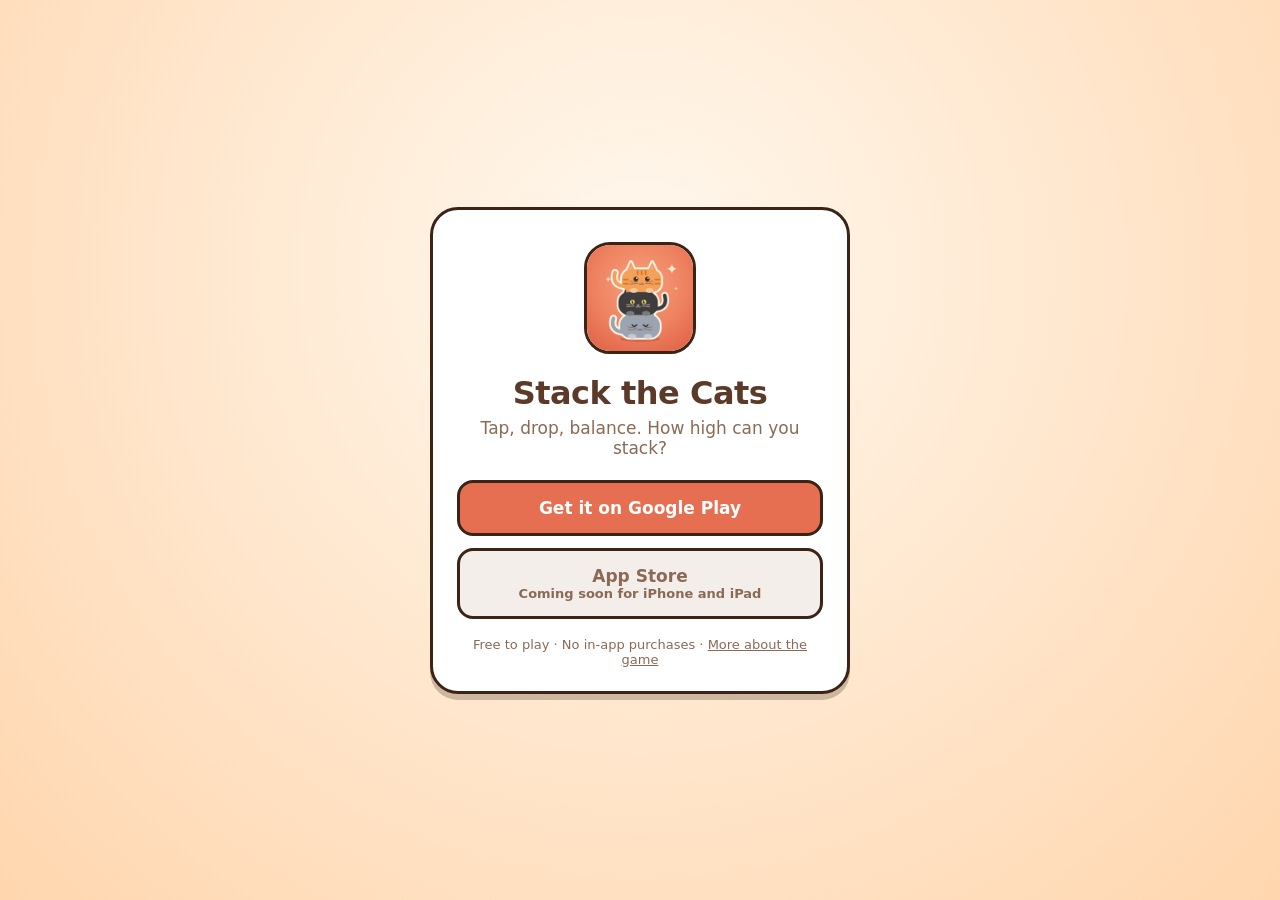
<file: stack-the-cats/get/index.html>
<!doctype html>
<html lang="en">
<head>
  <meta charset="utf-8">
  <meta name="viewport" content="width=device-width, initial-scale=1">
  <title>Get Stack the Cats | JCAN Studios</title>
  <meta name="description" content="Stack the Cats: a free cozy stacking game. Tap to drop, balance the tower. How high can you stack?">
  <meta name="theme-color" content="#fdebd3">
  <meta property="og:type" content="website">
  <meta property="og:url" content="https://jcanstudios.github.io/stack-the-cats/get/">
  <meta property="og:title" content="Stack the Cats: how high can you stack?">
  <meta property="og:description" content="A free cozy cat-stacking game. Tap, drop, balance, and beat your friends' towers.">
  <meta property="og:image" content="https://jcanstudios.github.io/assets/stack-the-cats-og.jpg">
  <meta name="twitter:card" content="summary_large_image">
  <link rel="icon" href="../../assets/favicon.svg" type="image/svg+xml">
  <script>
    // Shared posters link here. Phones go straight to their store; anyone
    // else (or an iPhone before the App Store version exists) sees the page.
    (function () {
      var PLAY = 'https://play.google.com/store/apps/details?id=com.jcanstudios.stackthecats' +
        '&referrer=utm_source%3Dshare%26utm_medium%3Dposter';
      // Set when the iPhone version is on the App Store, e.g.
      // 'https://apps.apple.com/app/id0000000000'
      var APP_STORE = null;
      var ua = navigator.userAgent || '';
      var iOS = /iPhone|iPad|iPod/i.test(ua) ||
        (navigator.platform === 'MacIntel' && navigator.maxTouchPoints > 1);
      if (/Android/i.test(ua)) { location.replace(PLAY); return; }
      if (iOS && APP_STORE) { location.replace(APP_STORE); return; }
      window.STC_IOS = iOS;
    })();
  </script>
  <style>
    :root { --brown: #5b3a29; --muted: #8a6a55; --coral: #e76f51; --cream: #fdebd3; }
    * { box-sizing: border-box; }
    body {
      margin: 0; min-height: 100vh; display: grid; place-items: center; padding: 24px;
      font-family: system-ui, -apple-system, "Segoe UI", Roboto, sans-serif;
      color: var(--brown);
      background: radial-gradient(circle at 50% 30%, #fff8ee 0%, #ffd6ae 100%);
    }
    .card {
      width: 100%; max-width: 420px; text-align: center; background: #fff;
      border: 3px solid #3b2416; border-radius: 28px; padding: 32px 24px 24px;
      box-shadow: 0 6px 0 rgba(59, 36, 22, 0.25);
    }
    .icon { width: 112px; height: 112px; border-radius: 26px; border: 3px solid #3b2416; }
    h1 { margin: 16px 0 6px; font-size: 32px; letter-spacing: -0.5px; }
    p { margin: 0 0 22px; color: var(--muted); font-size: 17px; }
    .store {
      display: block; padding: 15px 18px; margin-top: 12px; border-radius: 16px;
      font-weight: 800; font-size: 17px; text-decoration: none;
      border: 3px solid #3b2416;
    }
    .play { background: var(--coral); color: #fff; }
    .apple { background: #f3eee9; color: var(--muted); cursor: default; }
    .apple small { display: block; font-weight: 600; font-size: 13px; }
    .note { margin-top: 18px; font-size: 13px; color: var(--muted); }
    .ios-msg { display: none; margin: -8px 0 18px; font-weight: 700; color: var(--coral); }
    body.ios .ios-msg { display: block; }
    a.home { color: var(--muted); }
  </style>
</head>
<body>
  <main class="card">
    <img class="icon" src="../../assets/stack-the-cats-icon.png" alt="Stack the Cats" width="112" height="112">
    <h1>Stack the Cats</h1>
    <p>Tap, drop, balance. How high can you stack?</p>
    <div class="ios-msg">The iPhone version is on its way!</div>
    <a class="store play" href="https://play.google.com/store/apps/details?id=com.jcanstudios.stackthecats&amp;referrer=utm_source%3Dshare%26utm_medium%3Dposter">Get it on Google Play</a>
    <span class="store apple" aria-disabled="true">App Store<small>Coming soon for iPhone and iPad</small></span>
    <div class="note">Free to play · No in-app purchases · <a class="home" href="../">More about the game</a></div>
  </main>
  <script>
    if (window.STC_IOS) document.body.classList.add('ios');
  </script>
</body>
</html>
</file>
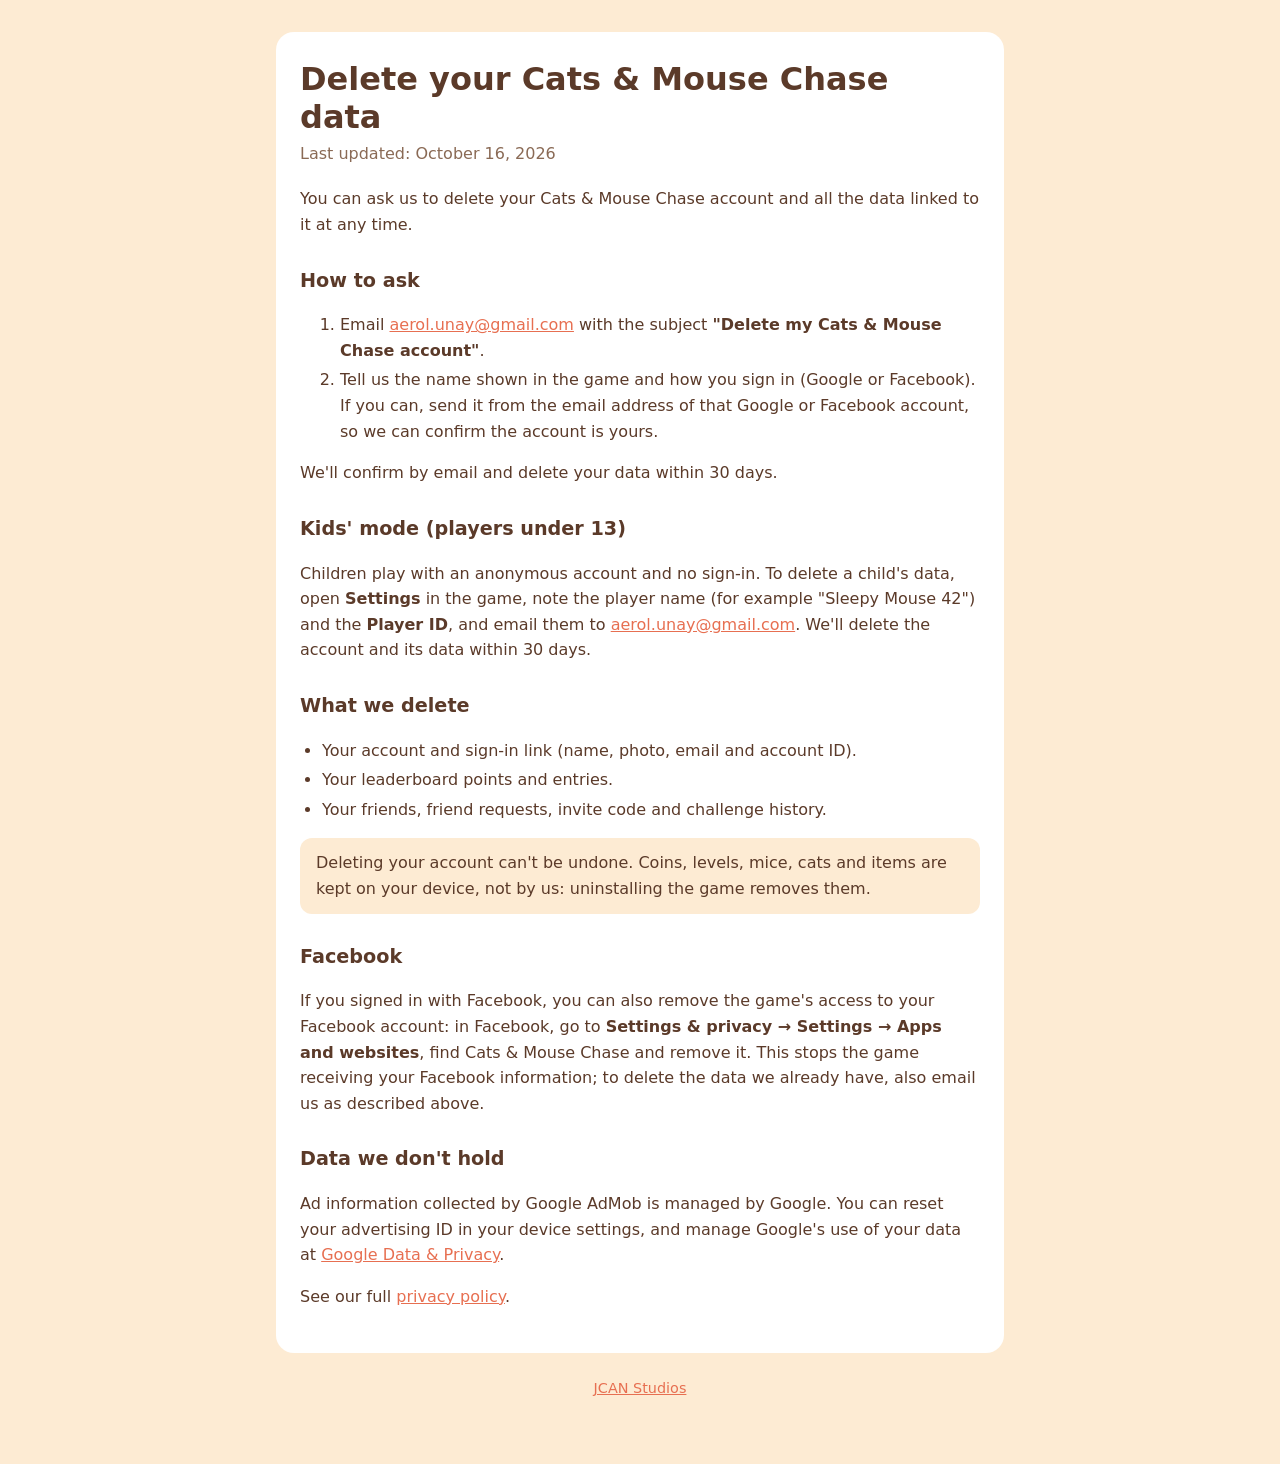
<file: cats-and-mouse-chase/delete-data.html>
<!doctype html>
<html lang="en">
<head>
  <meta charset="utf-8">
  <meta name="viewport" content="width=device-width, initial-scale=1">
  <title>Delete Your Data</title>
  <link rel="stylesheet" href="style.css">
</head>
<body>
<main>
<div class="card">
  <h1>Delete your Cats &amp; Mouse Chase data</h1>
  <p class="updated">Last updated: October 16, 2026</p>

  <p>You can ask us to delete your Cats &amp; Mouse Chase account and all
  the data linked to it at any time.</p>

  <h2>How to ask</h2>
  <ol>
    <li>Email <a href="mailto:aerol.unay@gmail.com?subject=Delete%20my%20Cats%20%26%20Mouse%20Chase%20account">aerol.unay@gmail.com</a>
      with the subject <strong>"Delete my Cats &amp; Mouse Chase
      account"</strong>.</li>
    <li>Tell us the name shown in the game and how you sign in (Google or
      Facebook). If you can, send it from the email address of that Google
      or Facebook account, so we can confirm the account is yours.</li>
  </ol>
  <p>We'll confirm by email and delete your data within 30 days.</p>

  <h2>Kids' mode (players under 13)</h2>
  <p>Children play with an anonymous account and no sign-in. To delete a
  child's data, open <strong>Settings</strong> in the game, note the player
  name (for example "Sleepy Mouse 42") and the <strong>Player ID</strong>,
  and email them to
  <a href="mailto:aerol.unay@gmail.com?subject=Delete%20my%20child%27s%20Cats%20%26%20Mouse%20Chase%20data">aerol.unay@gmail.com</a>.
  We'll delete the account and its data within 30 days.</p>

  <h2>What we delete</h2>
  <ul>
    <li>Your account and sign-in link (name, photo, email and account
      ID).</li>
    <li>Your leaderboard points and entries.</li>
    <li>Your friends, friend requests, invite code and challenge
      history.</li>
  </ul>
  <p class="note">Deleting your account can't be undone. Coins, levels,
  mice, cats and items are kept on your device, not by us: uninstalling
  the game removes them.</p>

  <h2>Facebook</h2>
  <p>If you signed in with Facebook, you can also remove the game's access
  to your Facebook account: in Facebook, go to <strong>Settings &amp;
  privacy → Settings → Apps and websites</strong>, find Cats &amp; Mouse
  Chase and remove it. This stops the game receiving your Facebook
  information; to delete the data we already have, also email us as
  described above.</p>

  <h2>Data we don't hold</h2>
  <p>Ad information collected by Google AdMob is managed by Google. You can
  reset your advertising ID in your device settings, and manage Google's
  use of your data at
  <a href="https://myaccount.google.com/data-and-privacy">Google Data &amp;
  Privacy</a>.</p>

  <p>See our full <a href="privacy.html">privacy policy</a>.</p>
</div>
<footer><a href="../">JCAN Studios</a></footer>
</main>
</body>
</html>
</file>
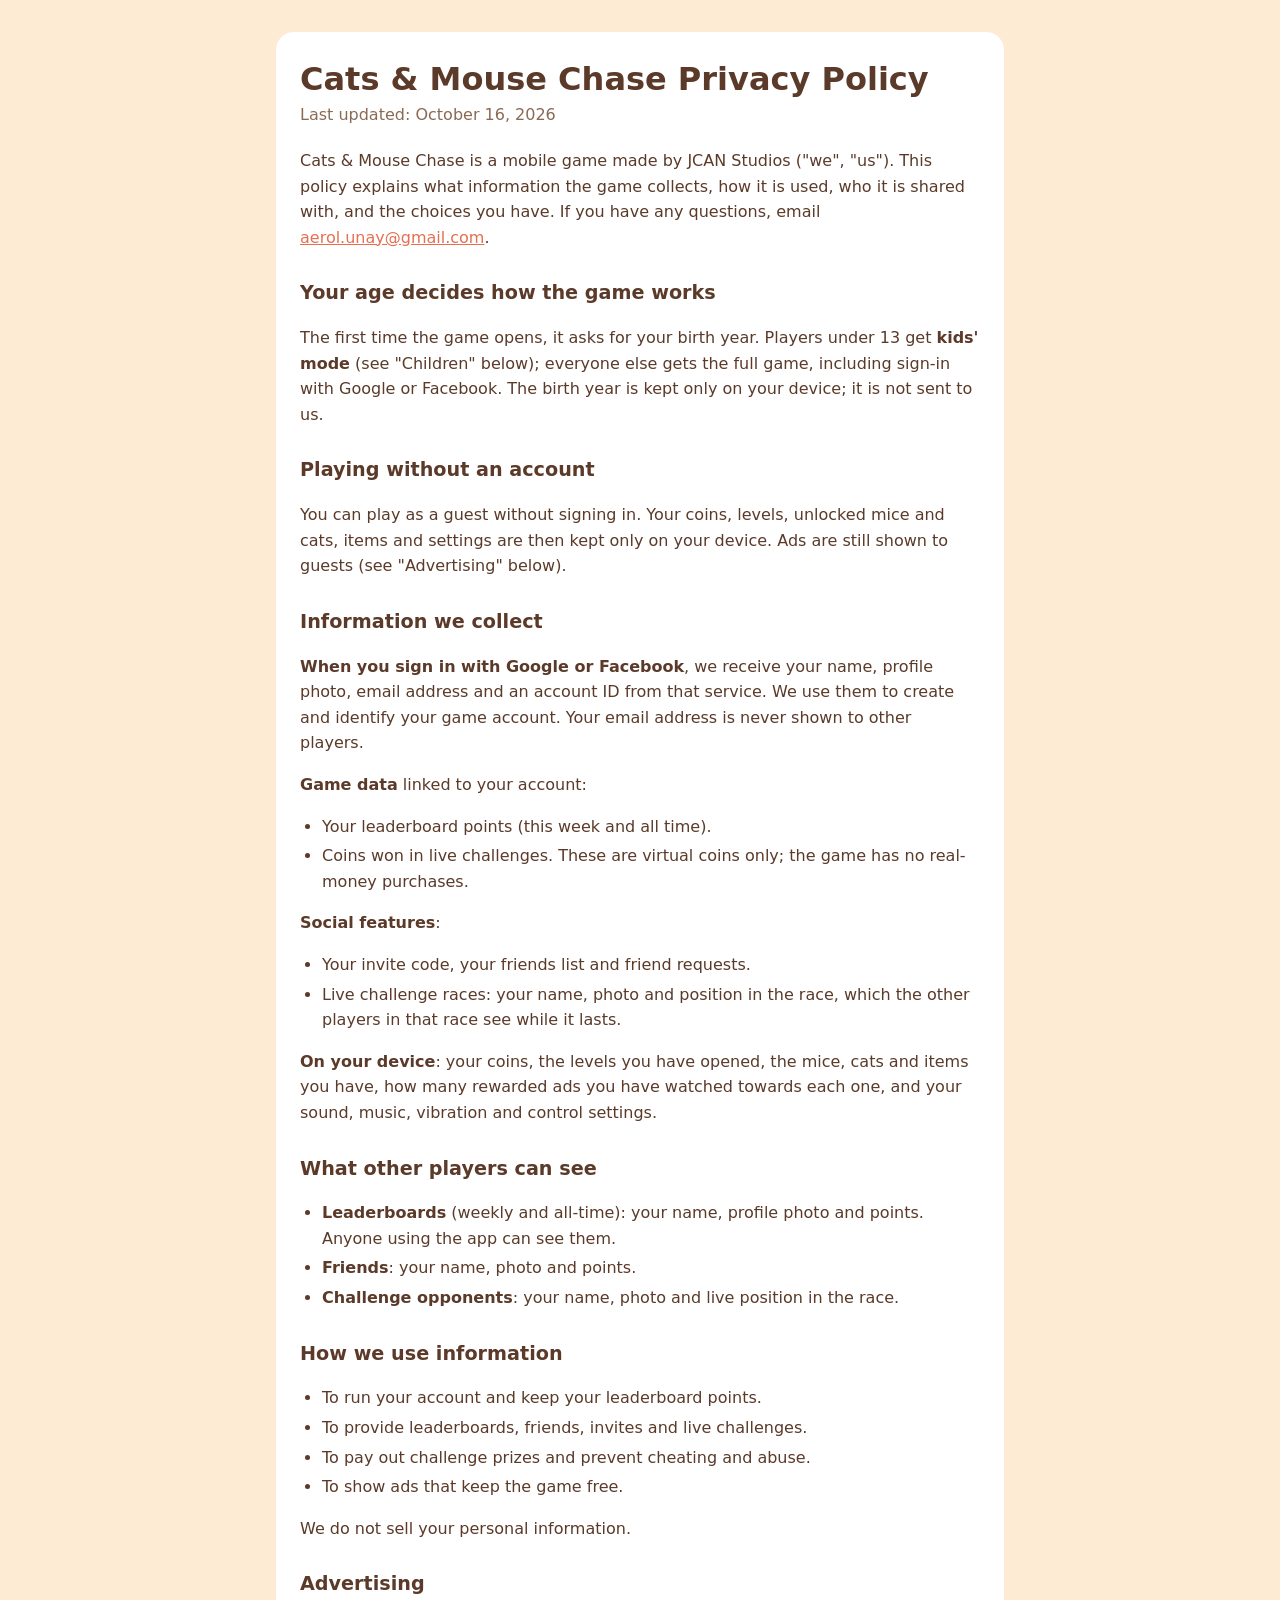
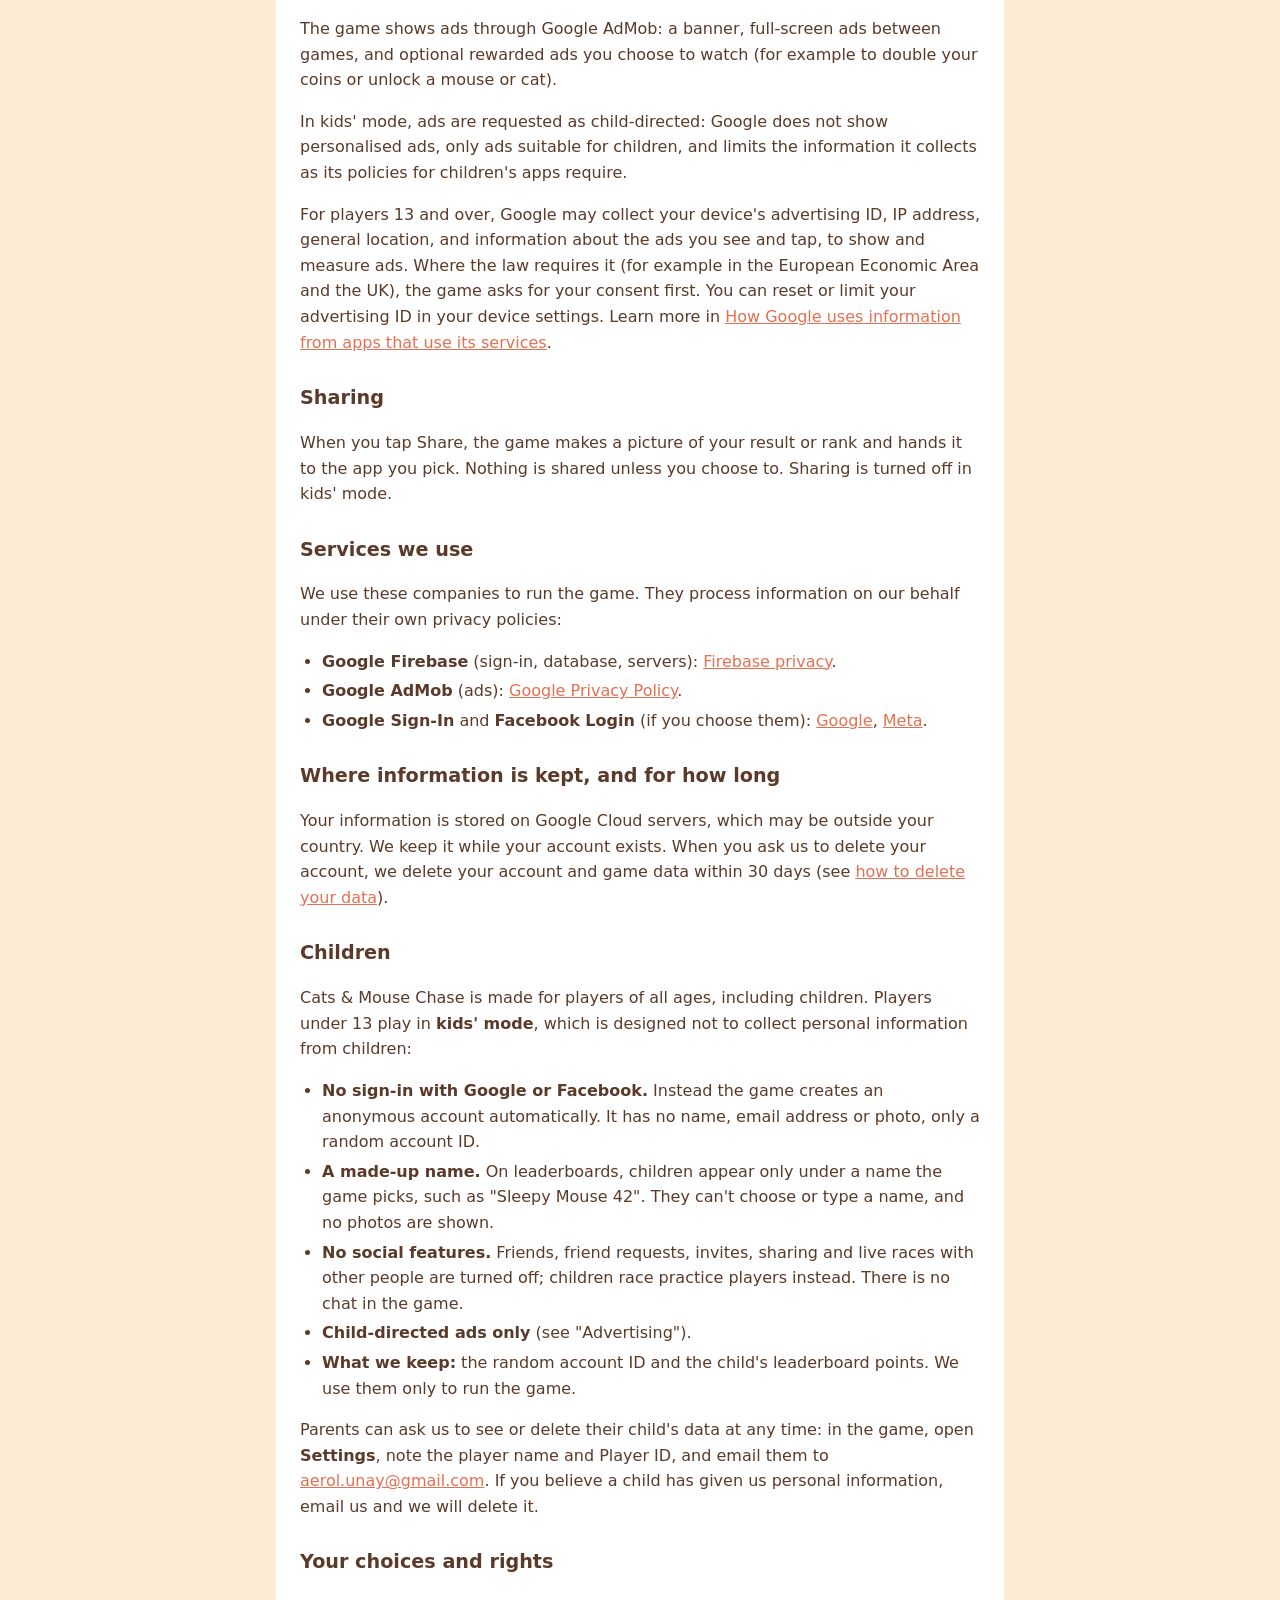
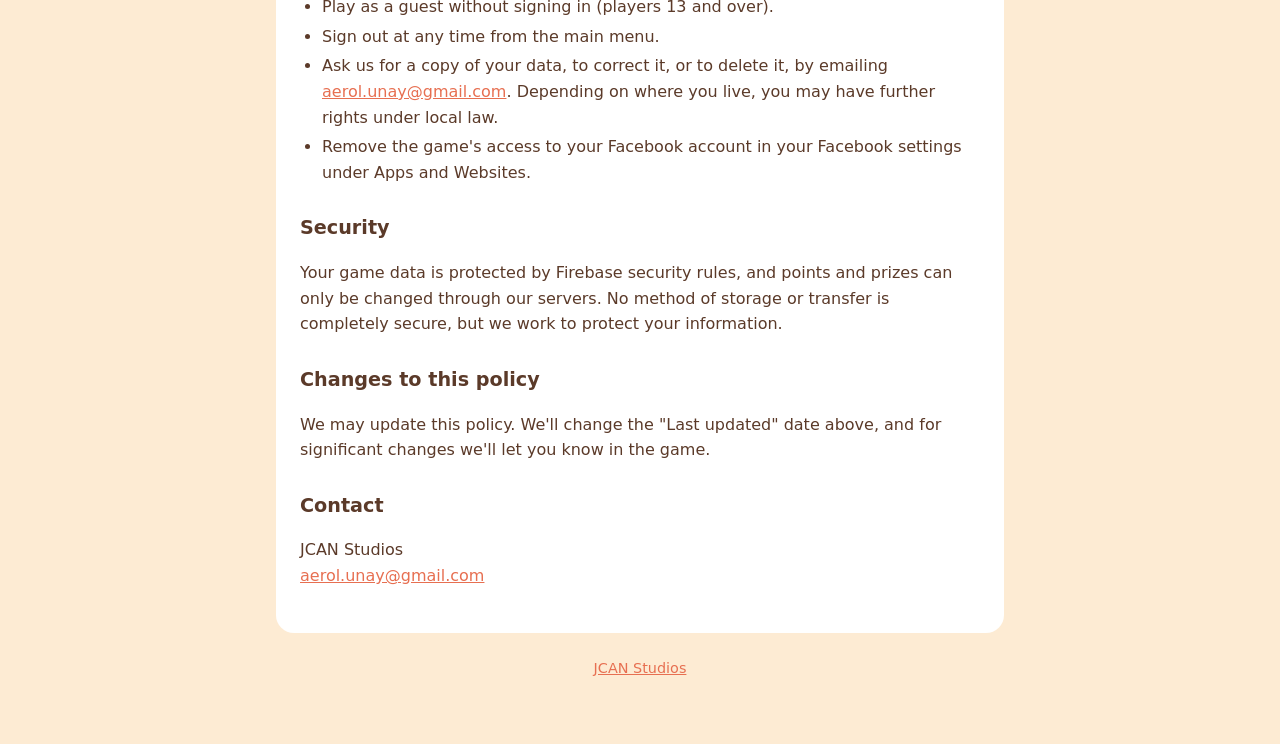
<file: cats-and-mouse-chase/privacy.html>
<!doctype html>
<html lang="en">
<head>
  <meta charset="utf-8">
  <meta name="viewport" content="width=device-width, initial-scale=1">
  <title>Cats &amp; Mouse Chase Privacy Policy</title>
  <link rel="stylesheet" href="style.css">
</head>
<body>
<main>
<div class="card">
  <h1>Cats &amp; Mouse Chase Privacy Policy</h1>
  <p class="updated">Last updated: October 16, 2026</p>

  <p>Cats &amp; Mouse Chase is a mobile game made by JCAN Studios ("we",
  "us"). This policy explains what information the game collects, how it is
  used, who it is shared with, and the choices you have. If you have any
  questions, email
  <a href="mailto:aerol.unay@gmail.com">aerol.unay@gmail.com</a>.</p>

  <h2>Your age decides how the game works</h2>
  <p>The first time the game opens, it asks for your birth year. Players
  under 13 get <strong>kids' mode</strong> (see "Children" below); everyone
  else gets the full game, including sign-in with Google or Facebook. The
  birth year is kept only on your device; it is not sent to us.</p>

  <h2>Playing without an account</h2>
  <p>You can play as a guest without signing in. Your coins, levels,
  unlocked mice and cats, items and settings are then kept only on your
  device. Ads are still shown to guests (see "Advertising" below).</p>

  <h2>Information we collect</h2>
  <p><strong>When you sign in with Google or Facebook</strong>, we receive
  your name, profile photo, email address and an account ID from that
  service. We use them to create and identify your game account. Your email
  address is never shown to other players.</p>

  <p><strong>Game data</strong> linked to your account:</p>
  <ul>
    <li>Your leaderboard points (this week and all time).</li>
    <li>Coins won in live challenges. These are virtual coins only; the game
      has no real-money purchases.</li>
  </ul>

  <p><strong>Social features</strong>:</p>
  <ul>
    <li>Your invite code, your friends list and friend requests.</li>
    <li>Live challenge races: your name, photo and position in the race,
      which the other players in that race see while it lasts.</li>
  </ul>

  <p><strong>On your device</strong>: your coins, the levels you have
  opened, the mice, cats and items you have, how many rewarded ads you have
  watched towards each one, and your sound, music, vibration and control
  settings.</p>

  <h2>What other players can see</h2>
  <ul>
    <li><strong>Leaderboards</strong> (weekly and all-time): your name,
      profile photo and points. Anyone using the app can see them.</li>
    <li><strong>Friends</strong>: your name, photo and points.</li>
    <li><strong>Challenge opponents</strong>: your name, photo and live
      position in the race.</li>
  </ul>

  <h2>How we use information</h2>
  <ul>
    <li>To run your account and keep your leaderboard points.</li>
    <li>To provide leaderboards, friends, invites and live challenges.</li>
    <li>To pay out challenge prizes and prevent cheating and abuse.</li>
    <li>To show ads that keep the game free.</li>
  </ul>
  <p>We do not sell your personal information.</p>

  <h2>Advertising</h2>
  <p>The game shows ads through Google AdMob: a banner, full-screen ads
  between games, and optional rewarded ads you choose to watch (for example
  to double your coins or unlock a mouse or cat).</p>
  <p>In kids' mode, ads are requested as child-directed: Google does not
  show personalised ads, only ads suitable for children, and limits the
  information it collects as its policies for children's apps require.</p>
  <p>For players 13 and over, Google may collect your device's advertising
  ID, IP address, general location, and information about the ads you see
  and tap, to show and measure ads. Where the law requires it (for example
  in the European Economic Area and the UK), the game asks for your consent
  first. You can reset or limit your advertising ID in your device settings.
  Learn more in
  <a href="https://policies.google.com/technologies/partner-sites">How Google
  uses information from apps that use its services</a>.</p>

  <h2>Sharing</h2>
  <p>When you tap Share, the game makes a picture of your result or rank
  and hands it to the app you pick. Nothing is shared unless you choose to.
  Sharing is turned off in kids' mode.</p>

  <h2>Services we use</h2>
  <p>We use these companies to run the game. They process information on
  our behalf under their own privacy policies:</p>
  <ul>
    <li><strong>Google Firebase</strong> (sign-in, database, servers):
      <a href="https://firebase.google.com/support/privacy">Firebase
      privacy</a>.</li>
    <li><strong>Google AdMob</strong> (ads):
      <a href="https://policies.google.com/privacy">Google Privacy
      Policy</a>.</li>
    <li><strong>Google Sign-In</strong> and <strong>Facebook Login</strong>
      (if you choose them):
      <a href="https://policies.google.com/privacy">Google</a>,
      <a href="https://www.facebook.com/privacy/policy/">Meta</a>.</li>
  </ul>

  <h2>Where information is kept, and for how long</h2>
  <p>Your information is stored on Google Cloud servers, which may be
  outside your country. We keep it while your account exists. When you ask
  us to delete your account, we delete your account and game data within 30
  days (see <a href="delete-data.html">how to delete your data</a>).</p>

  <h2>Children</h2>
  <p>Cats &amp; Mouse Chase is made for players of all ages, including
  children. Players under 13 play in <strong>kids' mode</strong>, which is
  designed not to collect personal information from children:</p>
  <ul>
    <li><strong>No sign-in with Google or Facebook.</strong> Instead the
      game creates an anonymous account automatically. It has no name, email
      address or photo, only a random account ID.</li>
    <li><strong>A made-up name.</strong> On leaderboards, children appear
      only under a name the game picks, such as "Sleepy Mouse 42". They
      can't choose or type a name, and no photos are shown.</li>
    <li><strong>No social features.</strong> Friends, friend requests,
      invites, sharing and live races with other people are turned off;
      children race practice players instead. There is no chat in the
      game.</li>
    <li><strong>Child-directed ads only</strong> (see "Advertising").</li>
    <li><strong>What we keep:</strong> the random account ID and the
      child's leaderboard points. We use them only to run the game.</li>
  </ul>
  <p>Parents can ask us to see or delete their child's data at any time: in
  the game, open <strong>Settings</strong>, note the player name and Player
  ID, and email them to
  <a href="mailto:aerol.unay@gmail.com?subject=Delete%20my%20child%27s%20Cats%20%26%20Mouse%20Chase%20data">aerol.unay@gmail.com</a>.
  If you believe a child has given us personal information, email us and we
  will delete it.</p>

  <h2>Your choices and rights</h2>
  <ul>
    <li>Play as a guest without signing in (players 13 and over).</li>
    <li>Sign out at any time from the main menu.</li>
    <li>Ask us for a copy of your data, to correct it, or to delete it, by
      emailing <a href="mailto:aerol.unay@gmail.com">aerol.unay@gmail.com</a>.
      Depending on where you live, you may have further rights under local
      law.</li>
    <li>Remove the game's access to your Facebook account in your Facebook
      settings under Apps and Websites.</li>
  </ul>

  <h2>Security</h2>
  <p>Your game data is protected by Firebase security rules, and points and
  prizes can only be changed through our servers. No method of storage or
  transfer is completely secure, but we work to protect your
  information.</p>

  <h2>Changes to this policy</h2>
  <p>We may update this policy. We'll change the "Last updated" date above,
  and for significant changes we'll let you know in the game.</p>

  <h2>Contact</h2>
  <p>JCAN Studios<br>
  <a href="mailto:aerol.unay@gmail.com">aerol.unay@gmail.com</a></p>
</div>
<footer><a href="../">JCAN Studios</a></footer>
</main>
</body>
</html>
</file>
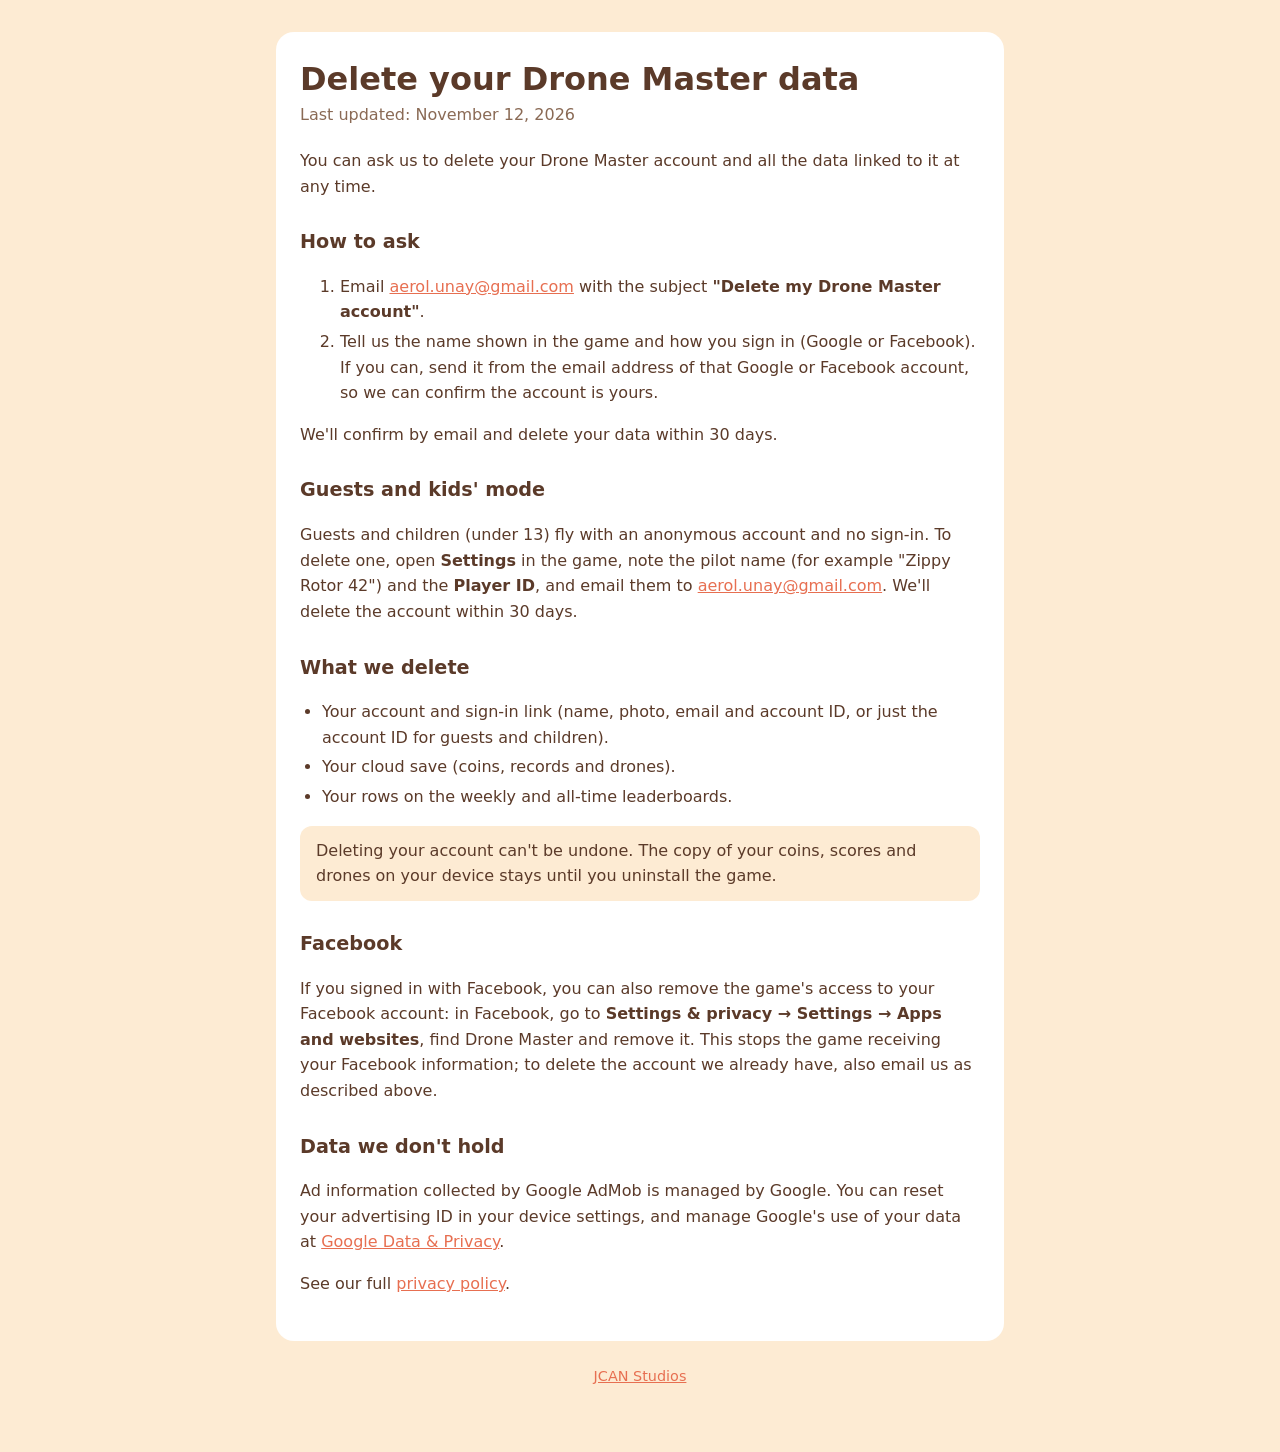
<file: drone-master/delete-data.html>
<!doctype html>
<html lang="en">
<head>
  <meta charset="utf-8">
  <meta name="viewport" content="width=device-width, initial-scale=1">
  <title>Delete Your Data</title>
  <link rel="stylesheet" href="style.css">
</head>
<body>
<main>
<div class="card">
  <h1>Delete your Drone Master data</h1>
  <p class="updated">Last updated: November 12, 2026</p>

  <p>You can ask us to delete your Drone Master account and all the data
  linked to it at any time.</p>

  <h2>How to ask</h2>
  <ol>
    <li>Email <a href="mailto:aerol.unay@gmail.com?subject=Delete%20my%20Drone%20Master%20account">aerol.unay@gmail.com</a>
      with the subject <strong>"Delete my Drone Master account"</strong>.</li>
    <li>Tell us the name shown in the game and how you sign in (Google or
      Facebook). If you can, send it from the email address of that Google
      or Facebook account, so we can confirm the account is yours.</li>
  </ol>
  <p>We'll confirm by email and delete your data within 30 days.</p>

  <h2>Guests and kids' mode</h2>
  <p>Guests and children (under 13) fly with an anonymous account and no
  sign-in. To delete one, open <strong>Settings</strong> in the game, note
  the pilot name (for example "Zippy Rotor 42") and the
  <strong>Player ID</strong>, and email them to
  <a href="mailto:aerol.unay@gmail.com?subject=Delete%20my%20Drone%20Master%20guest%20account">aerol.unay@gmail.com</a>.
  We'll delete the account within 30 days.</p>

  <h2>What we delete</h2>
  <ul>
    <li>Your account and sign-in link (name, photo, email and account ID,
      or just the account ID for guests and children).</li>
    <li>Your cloud save (coins, records and drones).</li>
    <li>Your rows on the weekly and all-time leaderboards.</li>
  </ul>
  <p class="note">Deleting your account can't be undone. The copy of your
  coins, scores and drones on your device stays until you uninstall the
  game.</p>

  <h2>Facebook</h2>
  <p>If you signed in with Facebook, you can also remove the game's access
  to your Facebook account: in Facebook, go to <strong>Settings &amp;
  privacy → Settings → Apps and websites</strong>, find Drone Master and
  remove it. This stops the game receiving your Facebook information; to
  delete the account we already have, also email us as described
  above.</p>

  <h2>Data we don't hold</h2>
  <p>Ad information collected by Google AdMob is managed by Google. You can
  reset your advertising ID in your device settings, and manage Google's
  use of your data at
  <a href="https://myaccount.google.com/data-and-privacy">Google Data &amp;
  Privacy</a>.</p>

  <p>See our full <a href="privacy.html">privacy policy</a>.</p>
</div>
<footer><a href="../">JCAN Studios</a></footer>
</main>
</body>
</html>
</file>
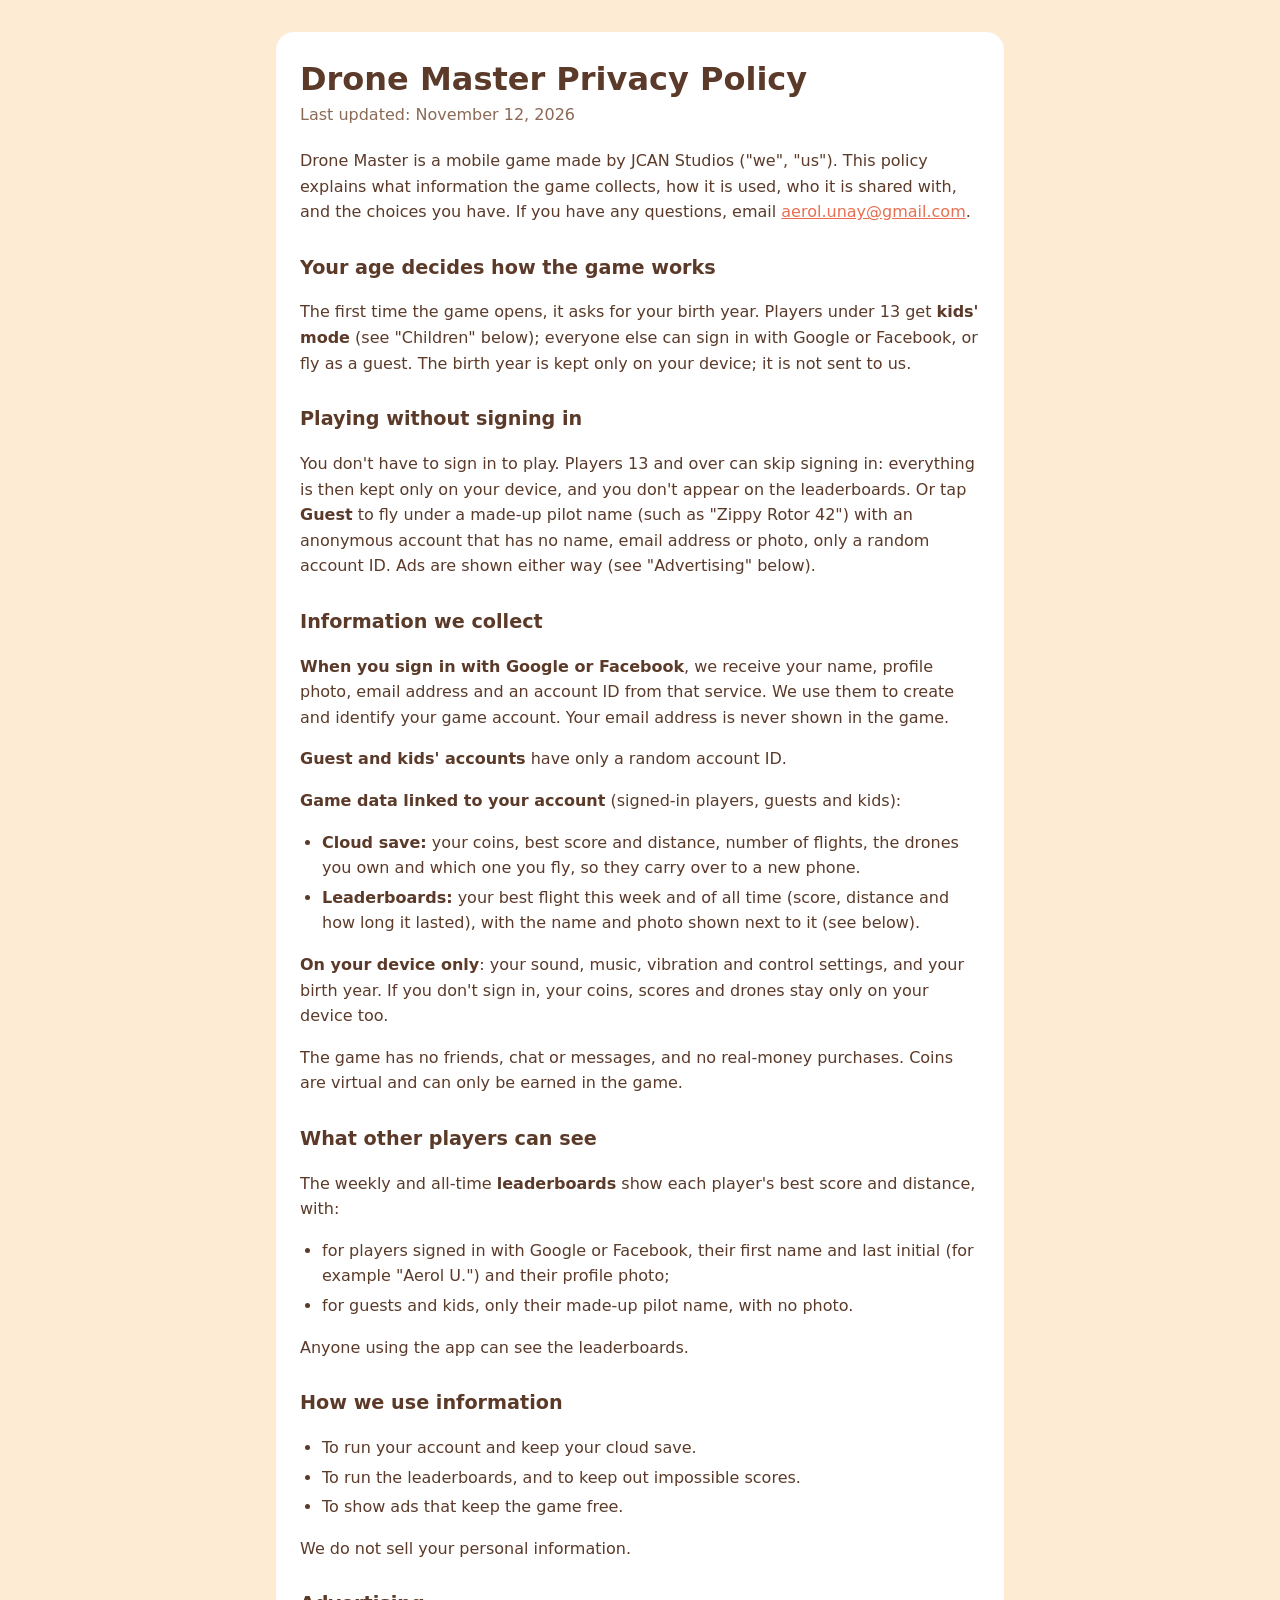
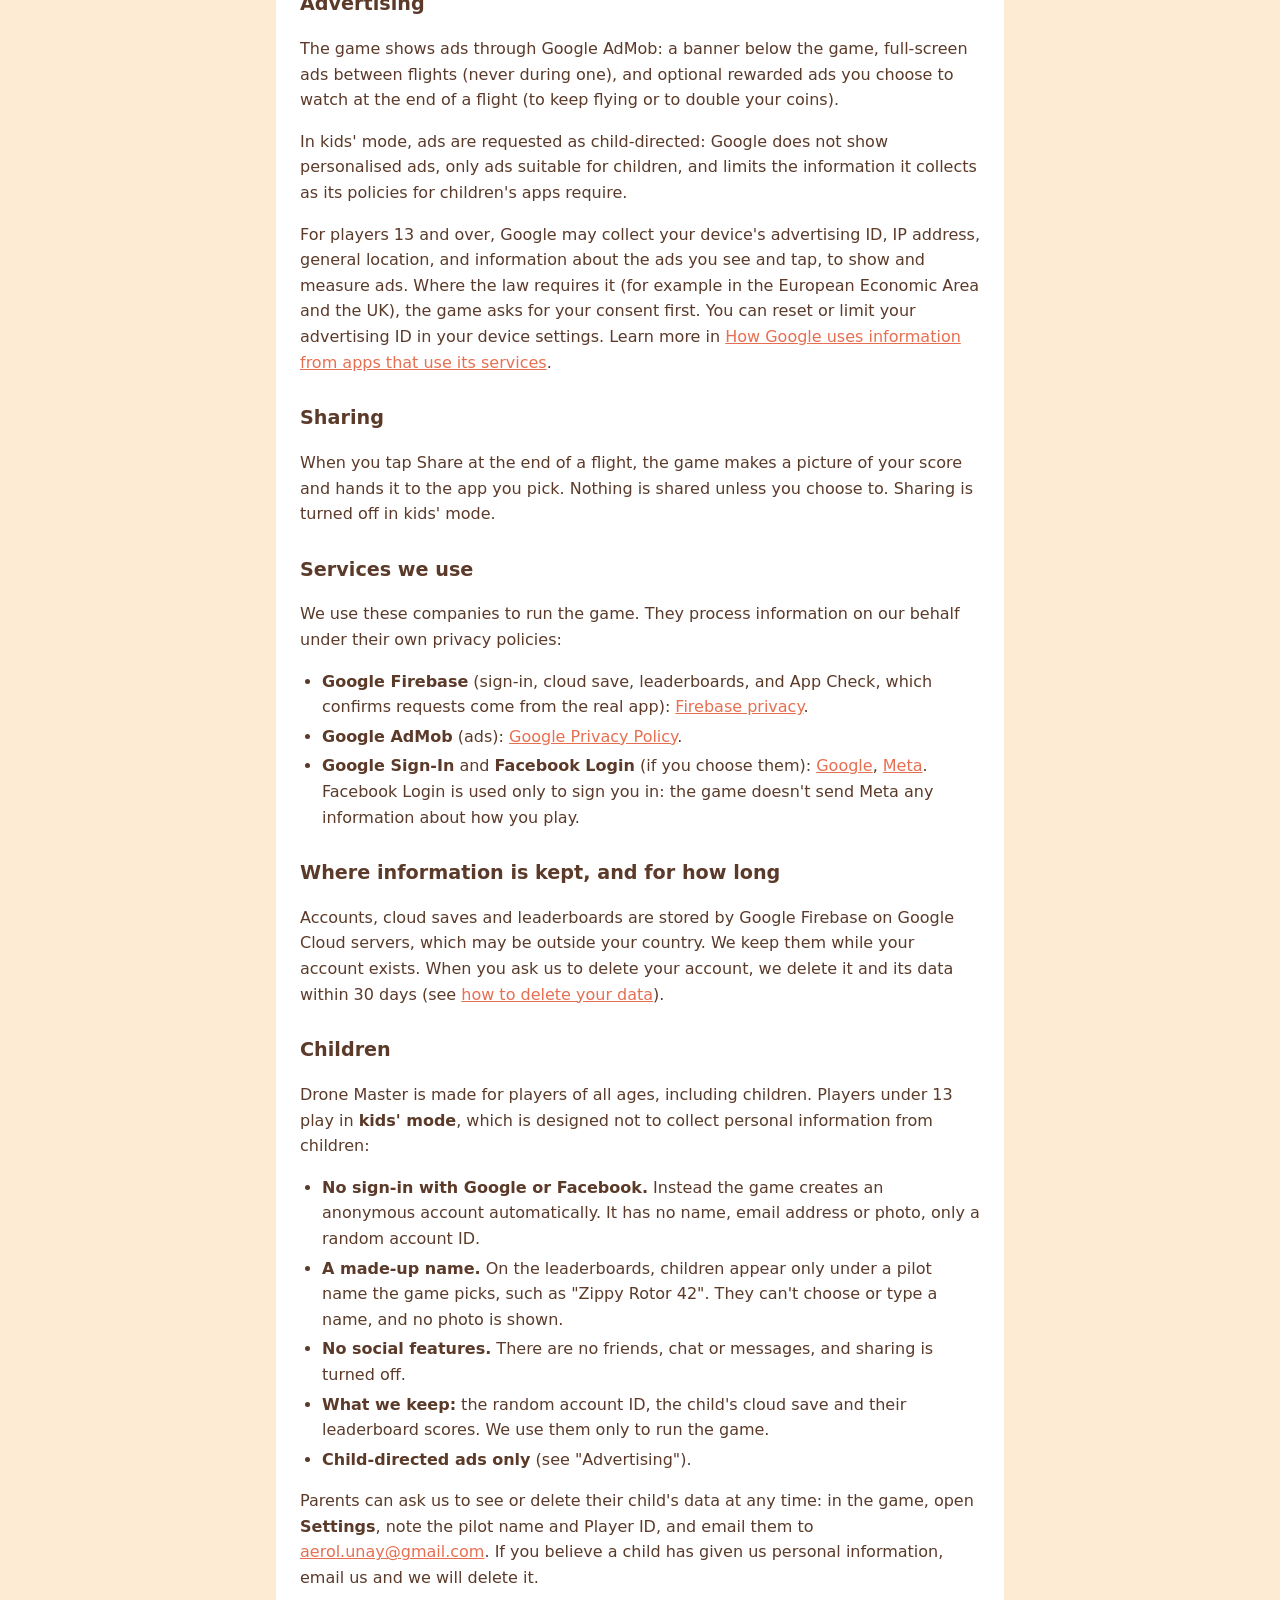
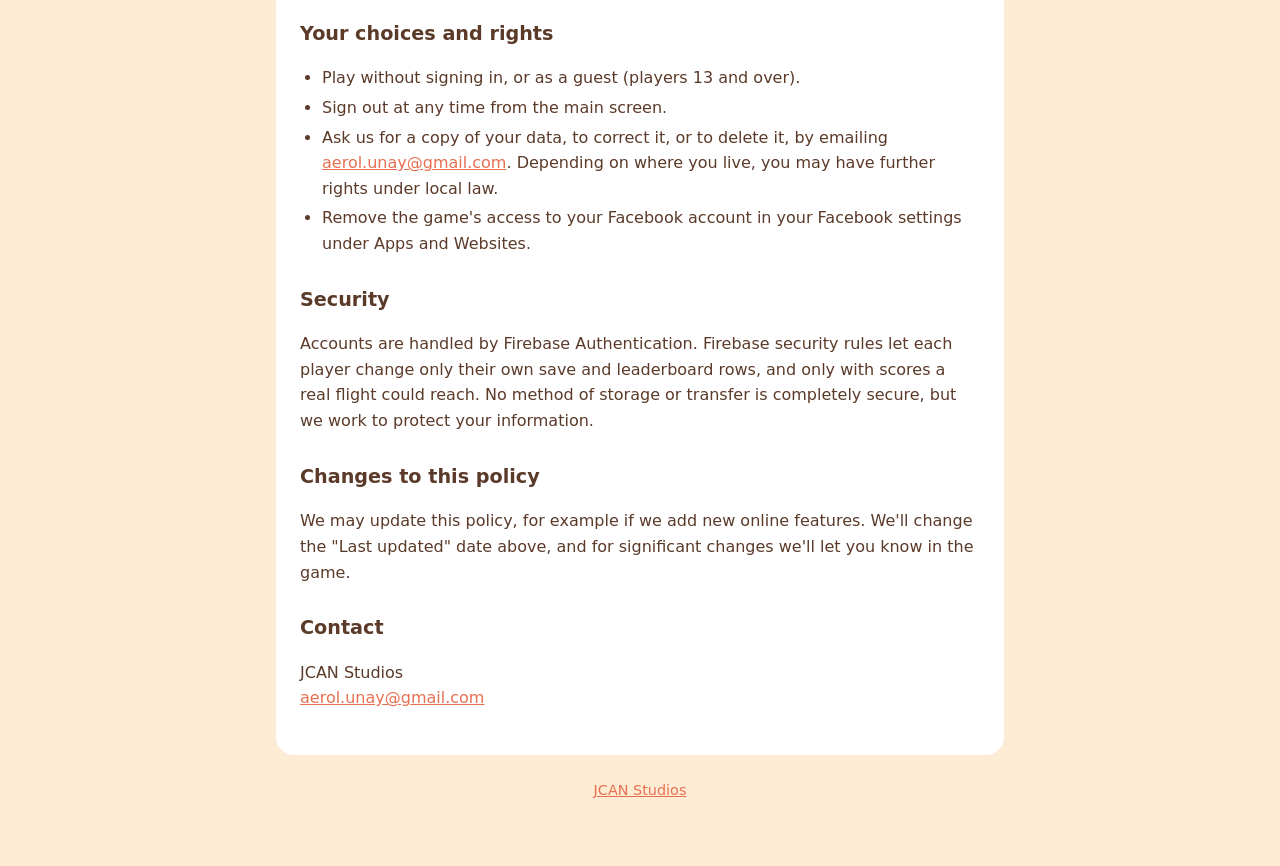
<file: drone-master/privacy.html>
<!doctype html>
<html lang="en">
<head>
  <meta charset="utf-8">
  <meta name="viewport" content="width=device-width, initial-scale=1">
  <title>Drone Master Privacy Policy</title>
  <link rel="stylesheet" href="style.css">
</head>
<body>
<main>
<div class="card">
  <h1>Drone Master Privacy Policy</h1>
  <p class="updated">Last updated: November 12, 2026</p>

  <p>Drone Master is a mobile game made by JCAN Studios ("we", "us"). This
  policy explains what information the game collects, how it is used, who
  it is shared with, and the choices you have. If you have any questions,
  email <a href="mailto:aerol.unay@gmail.com">aerol.unay@gmail.com</a>.</p>

  <h2>Your age decides how the game works</h2>
  <p>The first time the game opens, it asks for your birth year. Players
  under 13 get <strong>kids' mode</strong> (see "Children" below); everyone
  else can sign in with Google or Facebook, or fly as a guest. The birth
  year is kept only on your device; it is not sent to us.</p>

  <h2>Playing without signing in</h2>
  <p>You don't have to sign in to play. Players 13 and over can skip
  signing in: everything is then kept only on your device, and you don't
  appear on the leaderboards. Or tap <strong>Guest</strong> to fly under a
  made-up pilot name (such as "Zippy Rotor 42") with an anonymous account
  that has no name, email address or photo, only a random account ID. Ads
  are shown either way (see "Advertising" below).</p>

  <h2>Information we collect</h2>
  <p><strong>When you sign in with Google or Facebook</strong>, we receive
  your name, profile photo, email address and an account ID from that
  service. We use them to create and identify your game account. Your
  email address is never shown in the game.</p>

  <p><strong>Guest and kids' accounts</strong> have only a random account
  ID.</p>

  <p><strong>Game data linked to your account</strong> (signed-in players,
  guests and kids):</p>
  <ul>
    <li><strong>Cloud save:</strong> your coins, best score and distance,
      number of flights, the drones you own and which one you fly, so they
      carry over to a new phone.</li>
    <li><strong>Leaderboards:</strong> your best flight this week and of
      all time (score, distance and how long it lasted), with the name and
      photo shown next to it (see below).</li>
  </ul>

  <p><strong>On your device only</strong>: your sound, music, vibration
  and control settings, and your birth year. If you don't sign in, your
  coins, scores and drones stay only on your device too.</p>

  <p>The game has no friends, chat or messages, and no real-money
  purchases. Coins are virtual and can only be earned in the game.</p>

  <h2>What other players can see</h2>
  <p>The weekly and all-time <strong>leaderboards</strong> show each
  player's best score and distance, with:</p>
  <ul>
    <li>for players signed in with Google or Facebook, their first name
      and last initial (for example "Aerol U.") and their profile photo;</li>
    <li>for guests and kids, only their made-up pilot name, with no
      photo.</li>
  </ul>
  <p>Anyone using the app can see the leaderboards.</p>

  <h2>How we use information</h2>
  <ul>
    <li>To run your account and keep your cloud save.</li>
    <li>To run the leaderboards, and to keep out impossible scores.</li>
    <li>To show ads that keep the game free.</li>
  </ul>
  <p>We do not sell your personal information.</p>

  <h2>Advertising</h2>
  <p>The game shows ads through Google AdMob: a banner below the game,
  full-screen ads between flights (never during one), and optional
  rewarded ads you choose to watch at the end of a flight (to keep flying
  or to double your coins).</p>
  <p>In kids' mode, ads are requested as child-directed: Google does not
  show personalised ads, only ads suitable for children, and limits the
  information it collects as its policies for children's apps require.</p>
  <p>For players 13 and over, Google may collect your device's advertising
  ID, IP address, general location, and information about the ads you see
  and tap, to show and measure ads. Where the law requires it (for example
  in the European Economic Area and the UK), the game asks for your consent
  first. You can reset or limit your advertising ID in your device settings.
  Learn more in
  <a href="https://policies.google.com/technologies/partner-sites">How Google
  uses information from apps that use its services</a>.</p>

  <h2>Sharing</h2>
  <p>When you tap Share at the end of a flight, the game makes a picture
  of your score and hands it to the app you pick. Nothing is shared unless
  you choose to. Sharing is turned off in kids' mode.</p>

  <h2>Services we use</h2>
  <p>We use these companies to run the game. They process information on
  our behalf under their own privacy policies:</p>
  <ul>
    <li><strong>Google Firebase</strong> (sign-in, cloud save,
      leaderboards, and App Check, which confirms requests come from the
      real app):
      <a href="https://firebase.google.com/support/privacy">Firebase
      privacy</a>.</li>
    <li><strong>Google AdMob</strong> (ads):
      <a href="https://policies.google.com/privacy">Google Privacy
      Policy</a>.</li>
    <li><strong>Google Sign-In</strong> and <strong>Facebook Login</strong>
      (if you choose them):
      <a href="https://policies.google.com/privacy">Google</a>,
      <a href="https://www.facebook.com/privacy/policy/">Meta</a>. Facebook
      Login is used only to sign you in: the game doesn't send Meta any
      information about how you play.</li>
  </ul>

  <h2>Where information is kept, and for how long</h2>
  <p>Accounts, cloud saves and leaderboards are stored by Google Firebase
  on Google Cloud servers, which may be outside your country. We keep them
  while your account exists. When you ask us to delete your account, we
  delete it and its data within 30 days (see
  <a href="delete-data.html">how to delete your data</a>).</p>

  <h2>Children</h2>
  <p>Drone Master is made for players of all ages, including children.
  Players under 13 play in <strong>kids' mode</strong>, which is designed
  not to collect personal information from children:</p>
  <ul>
    <li><strong>No sign-in with Google or Facebook.</strong> Instead the
      game creates an anonymous account automatically. It has no name, email
      address or photo, only a random account ID.</li>
    <li><strong>A made-up name.</strong> On the leaderboards, children
      appear only under a pilot name the game picks, such as "Zippy Rotor
      42". They can't choose or type a name, and no photo is shown.</li>
    <li><strong>No social features.</strong> There are no friends, chat or
      messages, and sharing is turned off.</li>
    <li><strong>What we keep:</strong> the random account ID, the child's
      cloud save and their leaderboard scores. We use them only to run the
      game.</li>
    <li><strong>Child-directed ads only</strong> (see "Advertising").</li>
  </ul>
  <p>Parents can ask us to see or delete their child's data at any time: in the
  game, open <strong>Settings</strong>, note the pilot name and Player ID,
  and email them to
  <a href="mailto:aerol.unay@gmail.com?subject=Delete%20my%20child%27s%20Drone%20Master%20account">aerol.unay@gmail.com</a>.
  If you believe a child has given us personal information, email us and we
  will delete it.</p>

  <h2>Your choices and rights</h2>
  <ul>
    <li>Play without signing in, or as a guest (players 13 and over).</li>
    <li>Sign out at any time from the main screen.</li>
    <li>Ask us for a copy of your data, to correct it, or to delete it, by
      emailing <a href="mailto:aerol.unay@gmail.com">aerol.unay@gmail.com</a>.
      Depending on where you live, you may have further rights under local
      law.</li>
    <li>Remove the game's access to your Facebook account in your Facebook
      settings under Apps and Websites.</li>
  </ul>

  <h2>Security</h2>
  <p>Accounts are handled by Firebase Authentication. Firebase security
  rules let each player change only their own save and leaderboard rows,
  and only with scores a real flight could reach. No method of storage or
  transfer is completely secure, but we work to protect your
  information.</p>

  <h2>Changes to this policy</h2>
  <p>We may update this policy, for example if we add new online
  features. We'll change the "Last updated" date above, and for
  significant changes we'll let you know in the game.</p>

  <h2>Contact</h2>
  <p>JCAN Studios<br>
  <a href="mailto:aerol.unay@gmail.com">aerol.unay@gmail.com</a></p>
</div>
<footer><a href="../">JCAN Studios</a></footer>
</main>
</body>
</html>
</file>
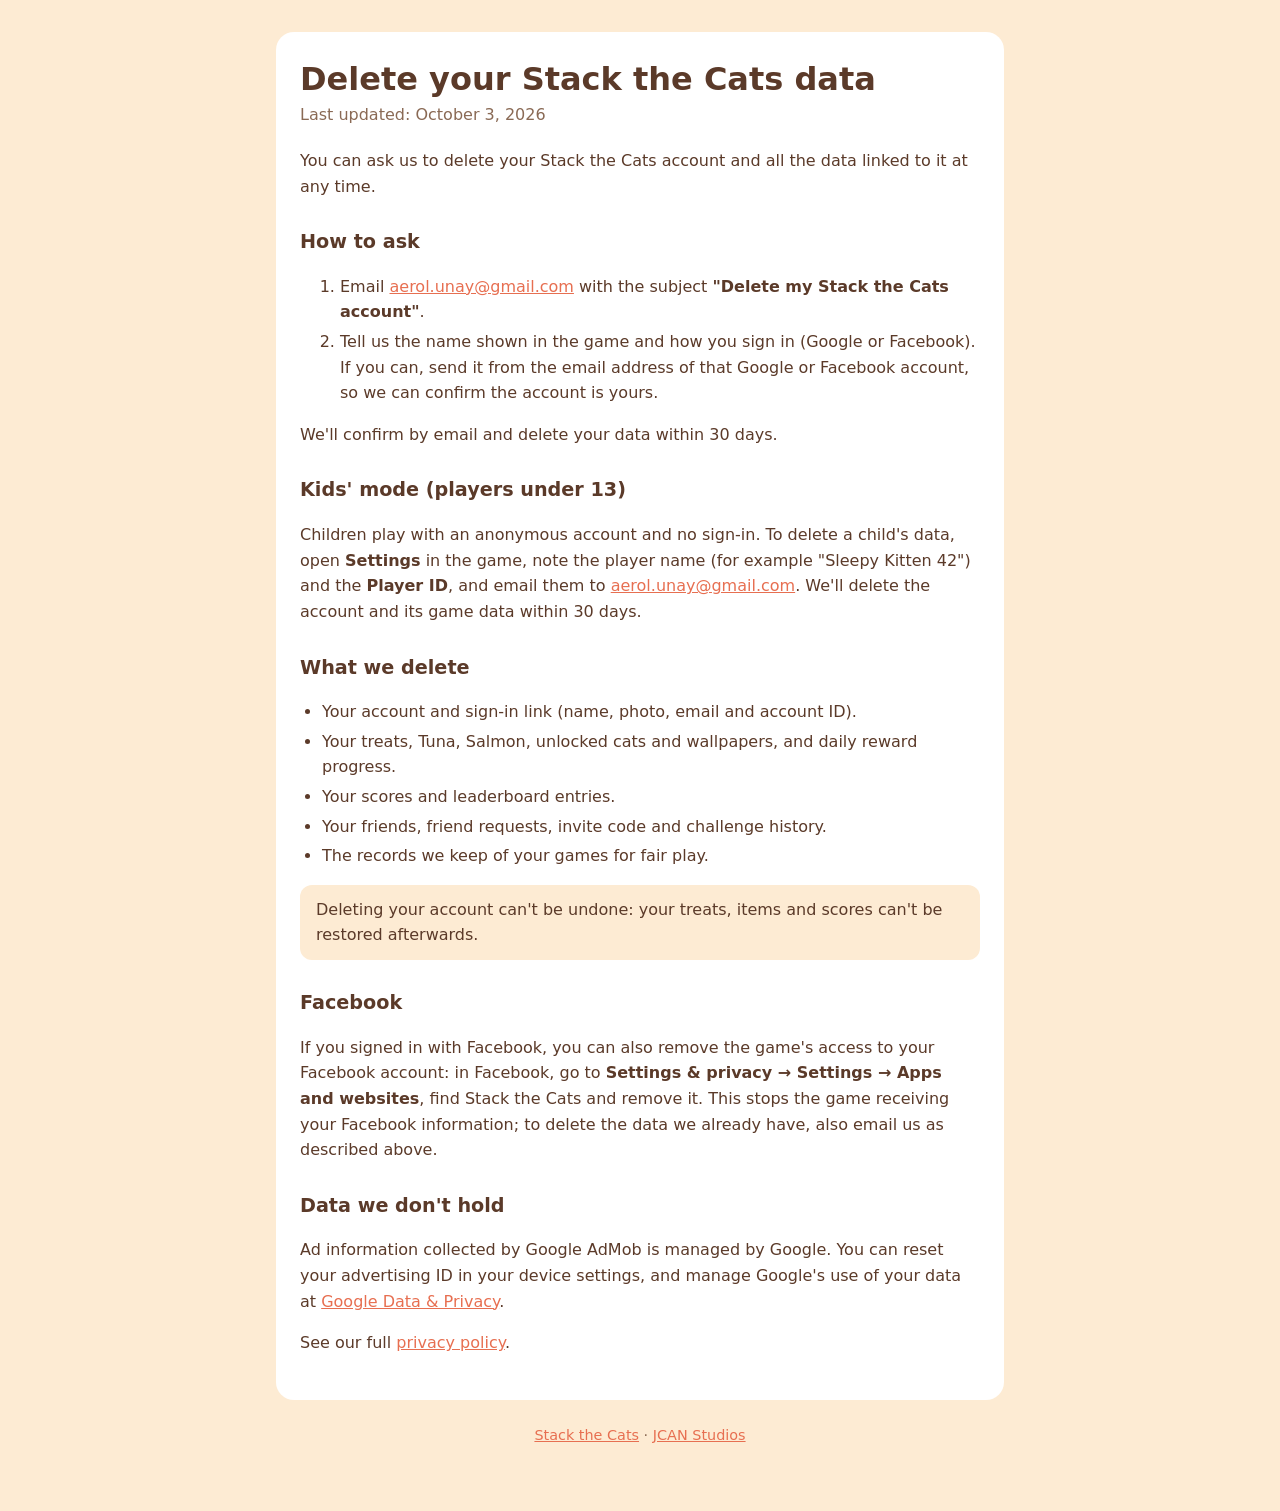
<file: stack-the-cats/delete-data.html>
<!doctype html>
<html lang="en">
<head>
  <meta charset="utf-8">
  <meta name="viewport" content="width=device-width, initial-scale=1">
  <title>Delete Your Data</title>
  <link rel="stylesheet" href="style.css">
</head>
<body>
<main>
<div class="card">
  <h1>Delete your Stack the Cats data</h1>
  <p class="updated">Last updated: October 3, 2026</p>

  <p>You can ask us to delete your Stack the Cats account and all the data
  linked to it at any time.</p>

  <h2>How to ask</h2>
  <ol>
    <li>Email <a href="mailto:aerol.unay@gmail.com?subject=Delete%20my%20Stack%20the%20Cats%20account">aerol.unay@gmail.com</a>
      with the subject <strong>"Delete my Stack the Cats account"</strong>.</li>
    <li>Tell us the name shown in the game and how you sign in (Google or
      Facebook). If you can, send it from the email address of that Google or
      Facebook account, so we can confirm the account is yours.</li>
  </ol>
  <p>We'll confirm by email and delete your data within 30 days.</p>

  <h2>Kids' mode (players under 13)</h2>
  <p>Children play with an anonymous account and no sign-in. To delete a
  child's data, open <strong>Settings</strong> in the game, note the player
  name (for example "Sleepy Kitten 42") and the <strong>Player ID</strong>,
  and email them to
  <a href="mailto:aerol.unay@gmail.com?subject=Delete%20my%20child%27s%20Stack%20the%20Cats%20data">aerol.unay@gmail.com</a>.
  We'll delete the account and its game data within 30 days.</p>

  <h2>What we delete</h2>
  <ul>
    <li>Your account and sign-in link (name, photo, email and account
      ID).</li>
    <li>Your treats, Tuna, Salmon, unlocked cats and wallpapers, and daily
      reward progress.</li>
    <li>Your scores and leaderboard entries.</li>
    <li>Your friends, friend requests, invite code and challenge history.</li>
    <li>The records we keep of your games for fair play.</li>
  </ul>
  <p class="note">Deleting your account can't be undone: your treats, items
  and scores can't be restored afterwards.</p>

  <h2>Facebook</h2>
  <p>If you signed in with Facebook, you can also remove the game's access to
  your Facebook account: in Facebook, go to <strong>Settings &amp; privacy →
  Settings → Apps and websites</strong>, find Stack the Cats and remove it.
  This stops the game receiving your Facebook information; to delete the data
  we already have, also email us as described above.</p>

  <h2>Data we don't hold</h2>
  <p>Ad information collected by Google AdMob is managed by Google. You can
  reset your advertising ID in your device settings, and manage Google's use
  of your data at <a href="https://myaccount.google.com/data-and-privacy">Google
  Data &amp; Privacy</a>.</p>

  <p>See our full <a href="privacy.html">privacy policy</a>.</p>
</div>
<footer><a href="./">Stack the Cats</a> · <a href="../">JCAN Studios</a></footer>
</main>
</body>
</html>
</file>
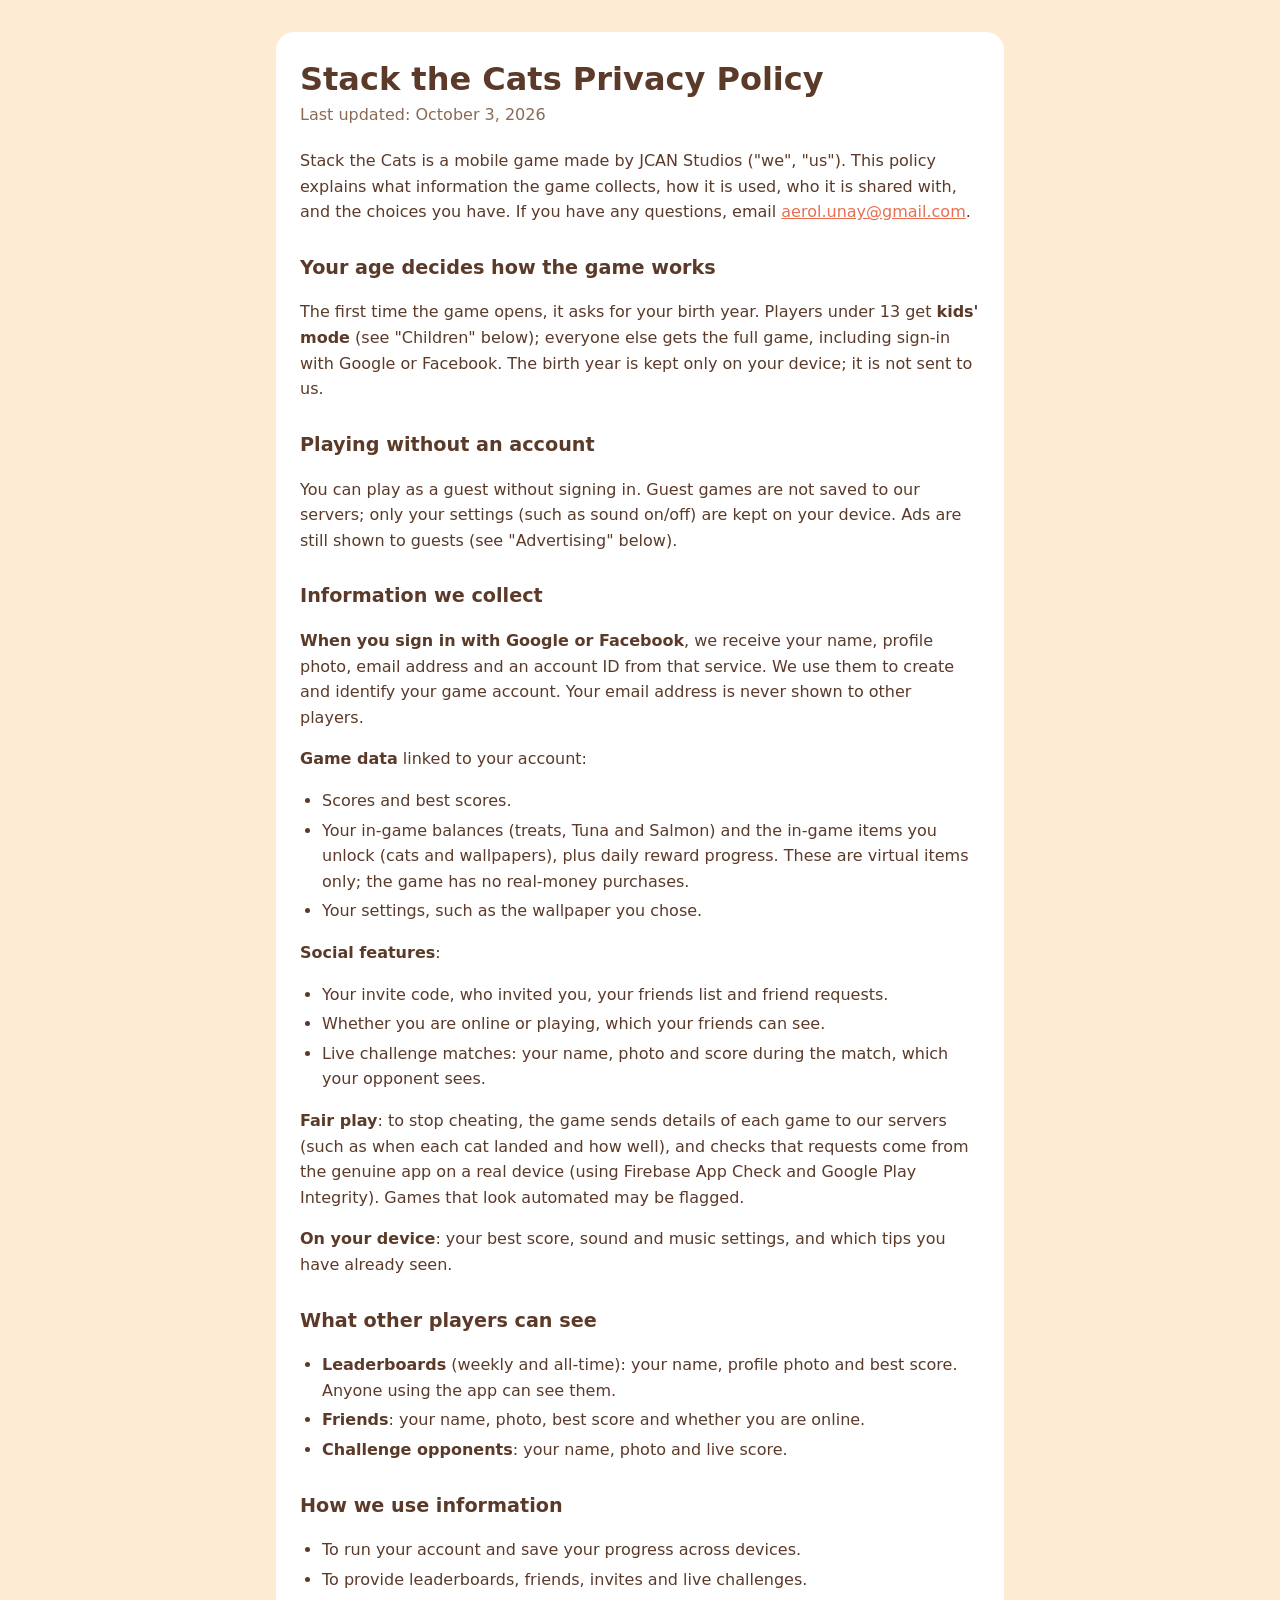
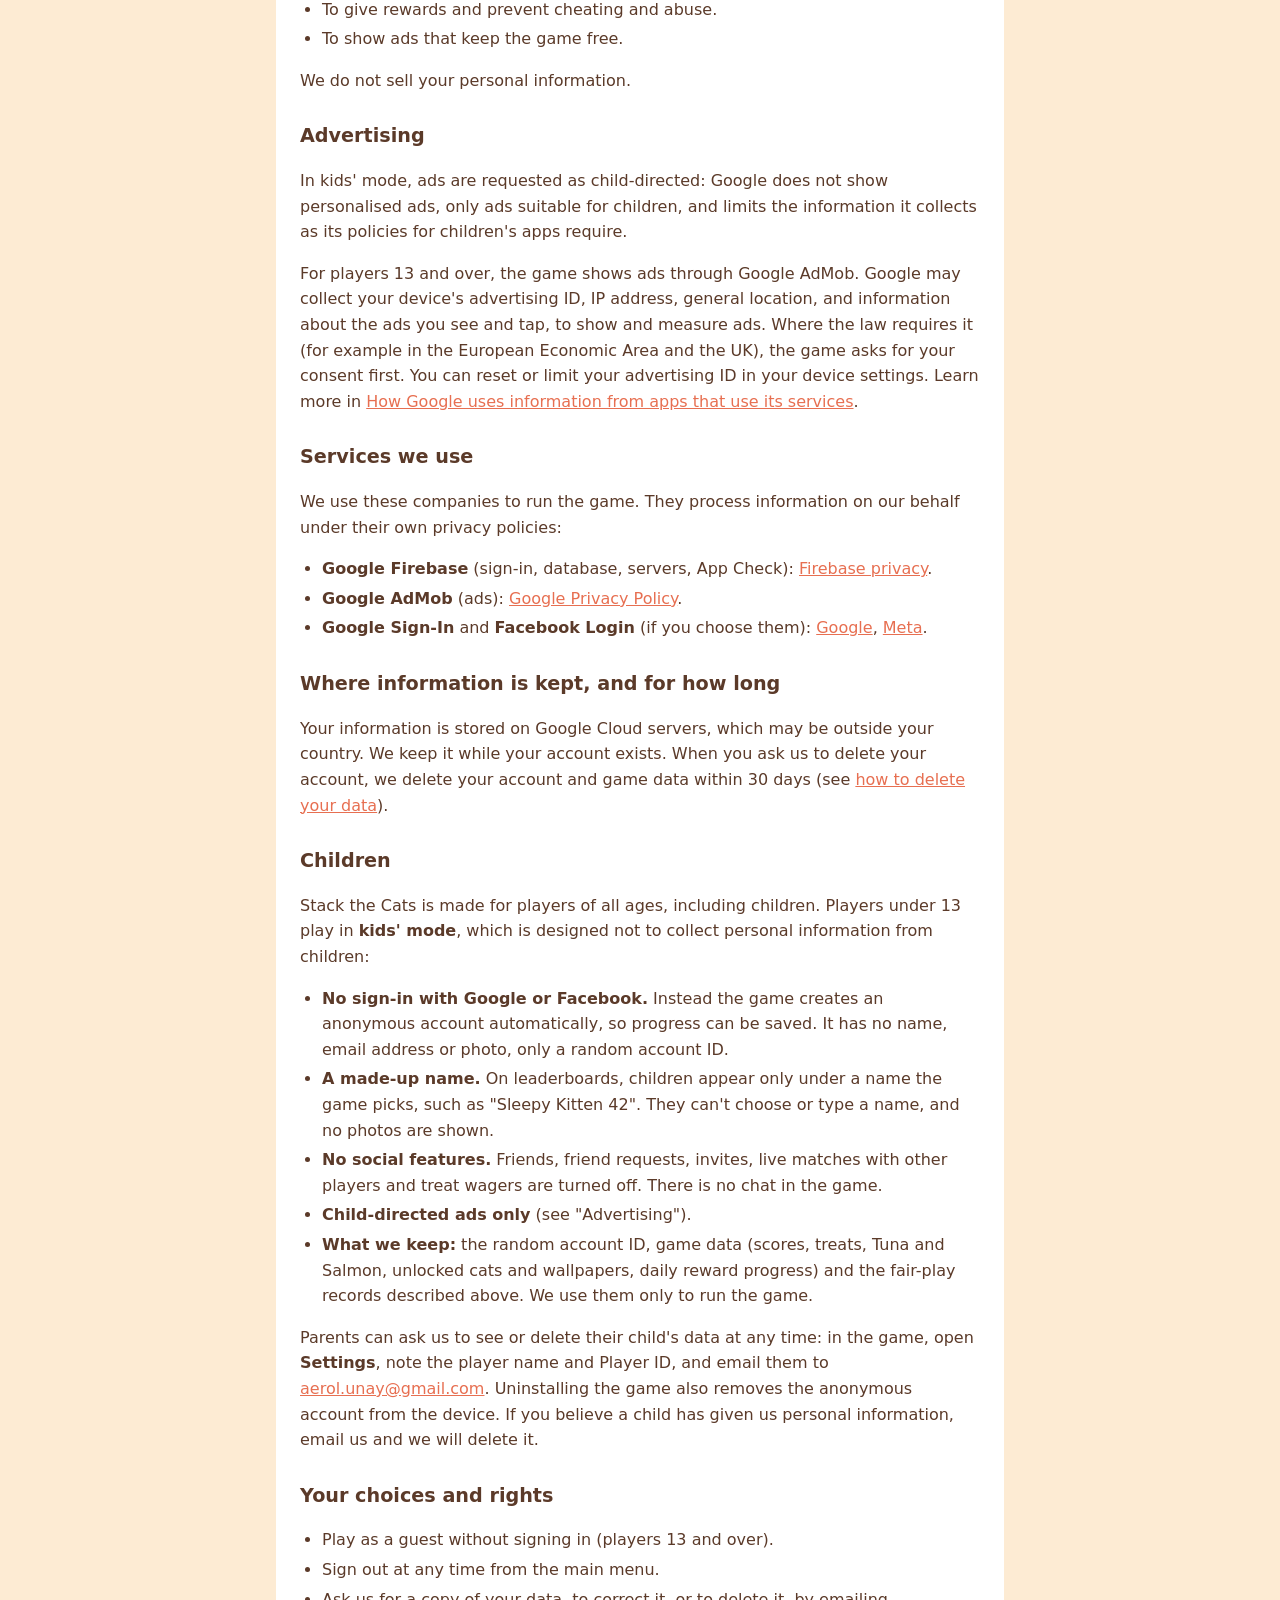
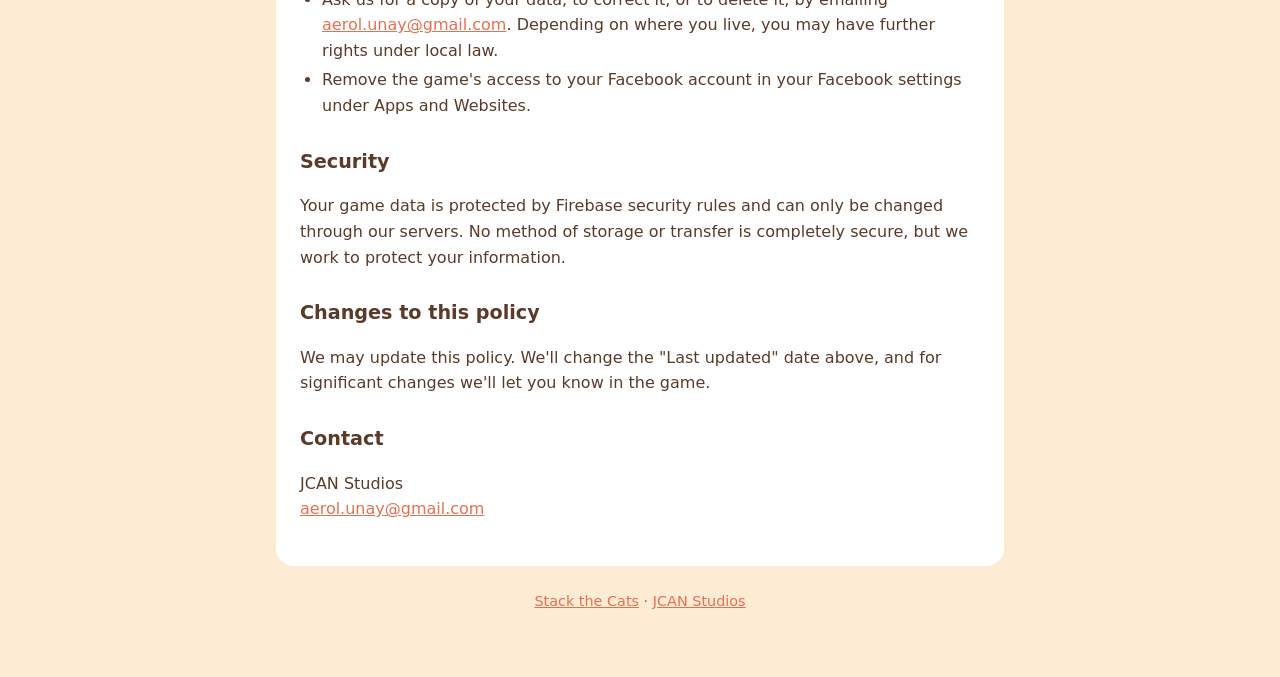
<file: stack-the-cats/privacy.html>
<!doctype html>
<html lang="en">
<head>
  <meta charset="utf-8">
  <meta name="viewport" content="width=device-width, initial-scale=1">
  <title>Stack the Cats Privacy Policy</title>
  <link rel="stylesheet" href="style.css">
</head>
<body>
<main>
<div class="card">
  <h1>Stack the Cats Privacy Policy</h1>
  <p class="updated">Last updated: October 3, 2026</p>

  <p>Stack the Cats is a mobile game made by JCAN Studios ("we", "us"). This
  policy explains what information the game collects, how it is used, who it
  is shared with, and the choices you have. If you have any questions, email
  <a href="mailto:aerol.unay@gmail.com">aerol.unay@gmail.com</a>.</p>

  <h2>Your age decides how the game works</h2>
  <p>The first time the game opens, it asks for your birth year. Players
  under 13 get <strong>kids' mode</strong> (see "Children" below); everyone
  else gets the full game, including sign-in with Google or Facebook. The
  birth year is kept only on your device; it is not sent to us.</p>

  <h2>Playing without an account</h2>
  <p>You can play as a guest without signing in. Guest games are not saved to
  our servers; only your settings (such as sound on/off) are kept on your
  device. Ads are still shown to guests (see "Advertising" below).</p>

  <h2>Information we collect</h2>
  <p><strong>When you sign in with Google or Facebook</strong>, we receive
  your name, profile photo, email address and an account ID from that
  service. We use them to create and identify your game account. Your email
  address is never shown to other players.</p>

  <p><strong>Game data</strong> linked to your account:</p>
  <ul>
    <li>Scores and best scores.</li>
    <li>Your in-game balances (treats, Tuna and Salmon) and the in-game items
      you unlock (cats and wallpapers), plus daily reward progress. These are
      virtual items only; the game has no real-money purchases.</li>
    <li>Your settings, such as the wallpaper you chose.</li>
  </ul>

  <p><strong>Social features</strong>:</p>
  <ul>
    <li>Your invite code, who invited you, your friends list and friend
      requests.</li>
    <li>Whether you are online or playing, which your friends can see.</li>
    <li>Live challenge matches: your name, photo and score during the match,
      which your opponent sees.</li>
  </ul>

  <p><strong>Fair play</strong>: to stop cheating, the game sends details of
  each game to our servers (such as when each cat landed and how well), and
  checks that requests come from the genuine app on a real device (using
  Firebase App Check and Google Play Integrity). Games that look automated may
  be flagged.</p>

  <p><strong>On your device</strong>: your best score, sound and music
  settings, and which tips you have already seen.</p>

  <h2>What other players can see</h2>
  <ul>
    <li><strong>Leaderboards</strong> (weekly and all-time): your name,
      profile photo and best score. Anyone using the app can see them.</li>
    <li><strong>Friends</strong>: your name, photo, best score and whether
      you are online.</li>
    <li><strong>Challenge opponents</strong>: your name, photo and live
      score.</li>
  </ul>

  <h2>How we use information</h2>
  <ul>
    <li>To run your account and save your progress across devices.</li>
    <li>To provide leaderboards, friends, invites and live challenges.</li>
    <li>To give rewards and prevent cheating and abuse.</li>
    <li>To show ads that keep the game free.</li>
  </ul>
  <p>We do not sell your personal information.</p>

  <h2>Advertising</h2>
  <p>In kids' mode, ads are requested as child-directed: Google does not show
  personalised ads, only ads suitable for children, and limits the
  information it collects as its policies for children's apps require.</p>
  <p>For players 13 and over, the game shows ads through Google AdMob. Google may collect your device's
  advertising ID, IP address, general location, and information about the ads
  you see and tap, to show and measure ads. Where the law requires it (for
  example in the European Economic Area and the UK), the game asks for your
  consent first. You can reset or limit your advertising ID in your device
  settings. Learn more in
  <a href="https://policies.google.com/technologies/partner-sites">How Google
  uses information from apps that use its services</a>.</p>

  <h2>Services we use</h2>
  <p>We use these companies to run the game. They process information on our
  behalf under their own privacy policies:</p>
  <ul>
    <li><strong>Google Firebase</strong> (sign-in, database, servers, App
      Check): <a href="https://firebase.google.com/support/privacy">Firebase
      privacy</a>.</li>
    <li><strong>Google AdMob</strong> (ads):
      <a href="https://policies.google.com/privacy">Google Privacy
      Policy</a>.</li>
    <li><strong>Google Sign-In</strong> and <strong>Facebook Login</strong>
      (if you choose them):
      <a href="https://policies.google.com/privacy">Google</a>,
      <a href="https://www.facebook.com/privacy/policy/">Meta</a>.</li>
  </ul>

  <h2>Where information is kept, and for how long</h2>
  <p>Your information is stored on Google Cloud servers, which may be outside
  your country. We keep it while your account exists. When you ask us to
  delete your account, we delete your account and game data within 30 days
  (see <a href="delete-data.html">how to delete your data</a>).</p>

  <h2>Children</h2>
  <p>Stack the Cats is made for players of all ages, including children.
  Players under 13 play in <strong>kids' mode</strong>, which is designed not
  to collect personal information from children:</p>
  <ul>
    <li><strong>No sign-in with Google or Facebook.</strong> Instead the game
      creates an anonymous account automatically, so progress can be saved.
      It has no name, email address or photo, only a random account ID.</li>
    <li><strong>A made-up name.</strong> On leaderboards, children appear
      only under a name the game picks, such as "Sleepy Kitten 42". They
      can't choose or type a name, and no photos are shown.</li>
    <li><strong>No social features.</strong> Friends, friend requests,
      invites, live matches with other players and treat wagers are turned
      off. There is no chat in the game.</li>
    <li><strong>Child-directed ads only</strong> (see "Advertising").</li>
    <li><strong>What we keep:</strong> the random account ID, game data
      (scores, treats, Tuna and Salmon, unlocked cats and wallpapers, daily
      reward progress) and the fair-play records described above. We use
      them only to run the game.</li>
  </ul>
  <p>Parents can ask us to see or delete their child's data at any time: in
  the game, open <strong>Settings</strong>, note the player name and Player
  ID, and email them to
  <a href="mailto:aerol.unay@gmail.com?subject=Delete%20my%20child%27s%20Stack%20the%20Cats%20data">aerol.unay@gmail.com</a>.
  Uninstalling the game also removes the anonymous account from the device.
  If you believe a child has given us personal information, email us and we
  will delete it.</p>

  <h2>Your choices and rights</h2>
  <ul>
    <li>Play as a guest without signing in (players 13 and over).</li>
    <li>Sign out at any time from the main menu.</li>
    <li>Ask us for a copy of your data, to correct it, or to delete it, by
      emailing <a href="mailto:aerol.unay@gmail.com">aerol.unay@gmail.com</a>.
      Depending on where you live, you may have further rights under local
      law.</li>
    <li>Remove the game's access to your Facebook account in your Facebook
      settings under Apps and Websites.</li>
  </ul>

  <h2>Security</h2>
  <p>Your game data is protected by Firebase security rules and can only be
  changed through our servers. No method of storage or transfer is completely
  secure, but we work to protect your information.</p>

  <h2>Changes to this policy</h2>
  <p>We may update this policy. We'll change the "Last updated" date above,
  and for significant changes we'll let you know in the game.</p>

  <h2>Contact</h2>
  <p>JCAN Studios<br>
  <a href="mailto:aerol.unay@gmail.com">aerol.unay@gmail.com</a></p>
</div>
<footer><a href="./">Stack the Cats</a> · <a href="../">JCAN Studios</a></footer>
</main>
</body>
</html>
</file>
<file: assets/site.css>
/* JCAN Studios: colours from the logo. */
:root {
  --navy: #0e0f1a;
  --navy-2: #171928;
  --navy-3: #22253a;
  --coral: #ff6b4a;
  --coral-dark: #e8552f;
  --paper: #f5f5f7;
  --white: #ffffff;
  --ink: #0e0f1a;
  --ink-2: #4a4d60;
  --mist: #a0a3ba;
  --line: #e3e4ea;
  --radius: 18px;
  --max: 1120px;
}

* { box-sizing: border-box; }

html { scroll-behavior: smooth; }

body {
  margin: 0;
  background: var(--paper);
  color: var(--ink);
  font-family: "Inter", system-ui, -apple-system, "Segoe UI", Roboto, Arial, sans-serif;
  font-size: 17px;
  line-height: 1.6;
  -webkit-font-smoothing: antialiased;
}

img { max-width: 100%; height: auto; display: block; }

a { color: var(--coral-dark); }

.wrap {
  max-width: var(--max);
  margin: 0 auto;
  padding: 0 20px;
}

/* ---------- Header ---------- */
.site-header {
  position: sticky;
  top: 0;
  z-index: 10;
  background: var(--navy);
  border-bottom: 1px solid rgba(255, 255, 255, 0.06);
}

.site-header .wrap {
  display: flex;
  align-items: center;
  justify-content: space-between;
  gap: 16px;
  height: 68px;
}

.brand img { height: 40px; width: auto; }

.nav {
  display: flex;
  align-items: center;
  gap: 28px;
}

.nav a {
  color: #d4d6e3;
  text-decoration: none;
  font-size: 15px;
  font-weight: 500;
}

.nav a:hover { color: var(--white); }

.btn {
  display: inline-flex;
  align-items: center;
  justify-content: center;
  gap: 8px;
  padding: 13px 22px;
  border-radius: 999px;
  background: var(--coral);
  color: var(--white);
  font-weight: 700;
  font-size: 16px;
  text-decoration: none;
  border: 0;
  transition: background 0.15s, transform 0.15s;
}

.btn:hover { background: var(--coral-dark); transform: translateY(-1px); }

.btn.small { padding: 9px 16px; font-size: 14px; }

.nav .btn { color: var(--white); }

.btn.ghost {
  background: transparent;
  color: var(--white);
  box-shadow: inset 0 0 0 1.5px rgba(255, 255, 255, 0.25);
}

.btn.ghost:hover { background: rgba(255, 255, 255, 0.06); }

@media (max-width: 760px) {
  .nav a:not(.btn) { display: none; }
}

/* ---------- Hero ---------- */
.hero {
  background: var(--navy);
  color: var(--white);
  overflow: hidden;
  position: relative;
}

.hero .wrap {
  display: grid;
  grid-template-columns: minmax(0, 1.15fr) minmax(0, 0.85fr);
  gap: 48px;
  align-items: center;
  padding-top: 88px;
  padding-bottom: 104px;
}

.eyebrow {
  display: inline-block;
  color: var(--coral);
  font-weight: 700;
  font-size: 14px;
  letter-spacing: 0.08em;
  text-transform: uppercase;
  margin-bottom: 14px;
}

.hero h1 {
  margin: 0 0 18px;
  font-size: clamp(36px, 5.4vw, 60px);
  line-height: 1.06;
  letter-spacing: -0.02em;
  font-weight: 800;
}

.hero h1 .accent { color: var(--coral); }

.hero p.lead {
  margin: 0 0 30px;
  color: #c3c5d4;
  font-size: 19px;
  max-width: 34em;
}

.hero .actions { display: flex; flex-wrap: wrap; gap: 12px; }

/* The logo's triangle, as a big quiet shape behind the hero. */
.hero-art {
  position: relative;
  aspect-ratio: 1;
  max-width: 420px;
  width: 100%;
  justify-self: center;
}

.hero-art svg { width: 100%; height: 100%; overflow: visible; }

@media (max-width: 860px) {
  .hero .wrap { grid-template-columns: minmax(0, 1fr); padding-top: 56px; padding-bottom: 64px; }
  .hero-art { max-width: 260px; order: -1; justify-self: start; }
}

/* ---------- Sections ---------- */
section { padding: 96px 0; }

section.alt { background: var(--white); }

section.dark { background: var(--navy); color: var(--white); }

.section-head { max-width: 640px; margin-bottom: 48px; }

.section-head h2 {
  margin: 0 0 12px;
  font-size: clamp(28px, 3.6vw, 40px);
  line-height: 1.15;
  letter-spacing: -0.015em;
  font-weight: 800;
}

.section-head p { margin: 0; color: var(--ink-2); font-size: 18px; }

section.dark .section-head p { color: #c3c5d4; }

@media (max-width: 760px) {
  section { padding: 64px 0; }
  .section-head { margin-bottom: 32px; }
}

/* ---------- Services ---------- */
.services {
  display: grid;
  grid-template-columns: repeat(2, 1fr);
  gap: 20px;
}

.service {
  background: var(--white);
  border: 1px solid var(--line);
  border-radius: var(--radius);
  padding: 32px;
}

section.alt .service { background: var(--paper); border-color: transparent; }

.service .icon {
  width: 48px;
  height: 48px;
  border-radius: 14px;
  background: var(--navy);
  display: grid;
  place-items: center;
  margin-bottom: 18px;
}

.service .icon svg { width: 24px; height: 24px; }

.service h3 { margin: 0 0 8px; font-size: 22px; letter-spacing: -0.01em; }

.service p { margin: 0 0 14px; color: var(--ink-2); }

.service ul { margin: 0; padding: 0; list-style: none; }

.service li {
  position: relative;
  padding-left: 22px;
  margin: 6px 0;
  color: var(--ink-2);
  font-size: 16px;
}

.service li::before {
  content: "";
  position: absolute;
  left: 2px;
  top: 0.62em;
  width: 0;
  height: 0;
  border-left: 5px solid transparent;
  border-right: 5px solid transparent;
  border-bottom: 8px solid var(--coral);
}

@media (max-width: 760px) {
  .services { grid-template-columns: 1fr; }
  .service { padding: 24px; }
}

/* ---------- Work ---------- */
.work {
  display: grid;
  grid-template-columns: minmax(0, 1fr) minmax(0, 1fr);
  gap: 48px;
  align-items: center;
  background: var(--navy-2);
  border-radius: 28px;
  padding: 48px;
  color: var(--white);
}

.work .app-head { display: flex; align-items: center; gap: 16px; margin-bottom: 18px; }

.work .app-head img { width: 72px; height: 72px; border-radius: 18px; }

.work h3 { margin: 0; font-size: 28px; letter-spacing: -0.01em; }

.work .tag { color: var(--mist); font-size: 15px; }

.work p { color: #c3c5d4; margin: 0 0 18px; }

.chips { display: flex; flex-wrap: wrap; gap: 8px; margin: 0 0 26px; padding: 0; list-style: none; }

.chips li {
  background: var(--navy-3);
  color: #d4d6e3;
  border-radius: 999px;
  padding: 6px 12px;
  font-size: 14px;
  font-weight: 500;
}

.phones { display: flex; gap: 16px; justify-content: center; padding-bottom: 32px; }

.phone {
  width: 46%;
  max-width: 240px;
  aspect-ratio: 600 / 895;
  object-fit: cover;
  background: #f5ece3;
  border-radius: 26px;
  border: 6px solid #2b2e45;
  overflow: hidden;
  box-shadow: 0 20px 40px rgba(0, 0, 0, 0.35);
}

.phone:nth-child(2) { transform: translateY(32px); }

@media (max-width: 860px) {
  .work { grid-template-columns: minmax(0, 1fr); padding: 28px; gap: 32px; }
  .phone:nth-child(2) { transform: translateY(20px); }
}

/* ---------- Process ---------- */
.steps {
  display: grid;
  grid-template-columns: repeat(4, 1fr);
  gap: 20px;
  counter-reset: step;
  padding: 0;
  margin: 0;
  list-style: none;
}

.steps li {
  counter-increment: step;
  border-top: 2px solid var(--navy-3);
  padding-top: 20px;
}

.steps li::before {
  content: "0" counter(step);
  display: block;
  color: var(--coral);
  font-weight: 800;
  font-size: 15px;
  letter-spacing: 0.06em;
  margin-bottom: 8px;
}

.steps h3 { margin: 0 0 6px; font-size: 20px; }

.steps p { margin: 0; color: #c3c5d4; font-size: 16px; }

@media (max-width: 860px) {
  .steps { grid-template-columns: 1fr 1fr; gap: 28px; }
}

@media (max-width: 520px) {
  .steps { grid-template-columns: 1fr; }
}

/* ---------- Why ---------- */
.why {
  display: grid;
  grid-template-columns: repeat(3, 1fr);
  gap: 20px;
}

.why div {
  background: var(--white);
  border: 1px solid var(--line);
  border-radius: var(--radius);
  padding: 26px;
}

.why h3 { margin: 0 0 6px; font-size: 19px; }

.why p { margin: 0; color: var(--ink-2); font-size: 16px; }

@media (max-width: 860px) {
  .why { grid-template-columns: 1fr; }
}

/* ---------- Contact ---------- */
.contact {
  background: var(--coral);
  color: var(--white);
  border-radius: 28px;
  padding: 56px;
  display: grid;
  grid-template-columns: 1.2fr 0.8fr;
  gap: 32px;
  align-items: center;
}

.contact h2 {
  margin: 0 0 10px;
  font-size: clamp(28px, 3.6vw, 40px);
  line-height: 1.15;
  letter-spacing: -0.015em;
}

.contact p { margin: 0; font-size: 18px; color: #fff3ef; }

.contact .details { display: flex; flex-direction: column; gap: 12px; align-items: flex-start; }

.contact .btn { background: var(--navy); }

.contact .btn:hover { background: var(--navy-3); }

.contact .email { color: var(--white); font-weight: 600; word-break: break-all; }

@media (max-width: 760px) {
  .contact { grid-template-columns: 1fr; padding: 32px 24px; }
}

/* ---------- Footer ---------- */
.site-footer {
  background: var(--navy);
  color: var(--mist);
  padding: 48px 0 40px;
  font-size: 15px;
}

.site-footer .wrap {
  display: flex;
  flex-wrap: wrap;
  justify-content: space-between;
  gap: 24px;
  align-items: flex-start;
}

.site-footer img { height: 44px; width: auto; margin-bottom: 10px; }

.site-footer a { color: #d4d6e3; text-decoration: none; }

.site-footer a:hover { color: var(--white); }

.site-footer .links { display: flex; flex-wrap: wrap; gap: 8px 24px; }

.site-footer .fine { width: 100%; border-top: 1px solid var(--navy-3); padding-top: 20px; margin-top: 8px; }

/* ---------- Product page (Stack the Cats) ---------- */
.product-hero { background: #fdebd3; color: #5b3a29; }

.product-hero .wrap {
  display: grid;
  grid-template-columns: minmax(0, 1.1fr) minmax(0, 0.9fr);
  gap: 48px;
  align-items: center;
  padding-top: 72px;
  padding-bottom: 72px;
}

.product-hero .app-icon { width: 96px; height: 96px; border-radius: 24px; box-shadow: 0 8px 20px rgba(91, 58, 41, 0.2); margin-bottom: 20px; }

.product-hero h1 { margin: 0 0 12px; font-size: clamp(36px, 5vw, 54px); line-height: 1.05; letter-spacing: -0.02em; }

.product-hero p.lead { margin: 0 0 24px; font-size: 19px; color: #7a5a46; }

.product-hero .btn { background: #e76f51; }

.product-hero .btn:hover { background: #cf5a3d; }

.product-hero .note { margin-top: 12px; font-size: 14px; color: #8a6a55; }

.product-hero .phones .phone { border-color: #ffffff; box-shadow: 0 20px 40px rgba(91, 58, 41, 0.25); }

@media (max-width: 860px) {
  .product-hero .wrap { grid-template-columns: minmax(0, 1fr); padding-top: 48px; padding-bottom: 64px; }
}

.features {
  display: grid;
  grid-template-columns: repeat(3, 1fr);
  gap: 20px;
}

.features div { background: var(--white); border-radius: var(--radius); padding: 24px; border: 1px solid var(--line); }

.features h3 { margin: 0 0 6px; font-size: 18px; }

.features p { margin: 0; color: var(--ink-2); font-size: 16px; }

@media (max-width: 860px) {
  .features { grid-template-columns: 1fr; }
}

/* Screenshot strip: swipe on phones, a row on desktop. */
.shots {
  display: grid;
  grid-auto-flow: column;
  grid-auto-columns: minmax(200px, 1fr);
  gap: 16px;
  overflow-x: auto;
  scroll-snap-type: x mandatory;
  padding: 4px 4px 16px;
  margin: 0 -4px;
  -webkit-overflow-scrolling: touch;
}

.shots img {
  width: 100%;
  aspect-ratio: 600 / 895;
  border-radius: 20px;
  border: 1px solid var(--line);
  box-shadow: 0 10px 24px rgba(91, 58, 41, 0.12);
  scroll-snap-align: start;
}

@media (max-width: 760px) {
  .shots { grid-auto-columns: 62%; }
}

.legal-links { display: flex; flex-wrap: wrap; gap: 12px; }

.legal-links a {
  background: var(--white);
  border: 1px solid var(--line);
  border-radius: 999px;
  padding: 10px 18px;
  text-decoration: none;
  color: var(--ink);
  font-weight: 600;
  font-size: 15px;
}

/* ---------- Product kinds: Work and Play ---------- */
.kind {
  display: inline-flex;
  align-items: center;
  gap: 7px;
  padding: 6px 13px 6px 11px;
  border-radius: 999px;
  font-size: 13px;
  font-weight: 700;
  letter-spacing: 0.08em;
  text-transform: uppercase;
  text-decoration: none;
  color: var(--white);
}

.kind svg { width: 16px; height: 16px; fill: none; stroke: currentColor; stroke-width: 2; stroke-linecap: round; stroke-linejoin: round; }

.kind-work { background: var(--navy); }

.kind-play { background: var(--coral); }

.product-hero .kind { margin-bottom: 16px; }

.product-hero .app-icon + .kind { display: flex; width: fit-content; }

.product-hero.vox-hero .kind-work { background: rgba(255, 255, 255, 0.1); box-shadow: inset 0 0 0 1px rgba(255, 255, 255, 0.18); }

a.kind:hover { filter: brightness(1.1); }

.product-group + .product-group { margin-top: 64px; }

.group-head { display: flex; flex-wrap: wrap; align-items: center; gap: 10px 14px; margin-bottom: 20px; }

.group-head p { margin: 0; color: var(--ink-2); }

@media (max-width: 760px) {
  .product-group + .product-group { margin-top: 48px; }
}

/* ---------- 404 ---------- */
.lost { min-height: 70vh; display: grid; place-items: center; text-align: center; background: var(--navy); color: var(--white); padding: 64px 20px; }

.lost h1 { font-size: 72px; margin: 0; color: var(--coral); }

.lost p { color: #c3c5d4; margin: 8px 0 28px; }

/* ---------- Web products (VoxVASuite) ---------- */
.work .app-head .app-icon-svg { width: 72px; height: 72px; border-radius: 18px; }

/* Desktop screenshot in a simple browser frame */
.browser {
  border-radius: 14px;
  overflow: hidden;
  background: var(--navy-2);
  border: 1px solid #2b2e45;
  box-shadow: 0 24px 48px rgba(0, 0, 0, 0.35);
}

.browser::before {
  content: "";
  display: block;
  height: 26px;
  background:
    radial-gradient(circle at 16px 13px, #4a4d60 4px, transparent 5px),
    radial-gradient(circle at 32px 13px, #4a4d60 4px, transparent 5px),
    radial-gradient(circle at 48px 13px, #4a4d60 4px, transparent 5px),
    var(--navy-3);
}

.browser img { width: 100%; aspect-ratio: 16 / 10; object-fit: cover; object-position: top left; }

.vox { --vox: #6366f1; --vox-light: #a5b4fc; }

.work.vox .btn { background: var(--vox); }

.work.vox .btn:hover { background: #4f46e5; }

/* Product page hero */
.product-hero.vox-hero {
  background: radial-gradient(60% 70% at 10% 0%, rgba(99, 102, 241, 0.32), transparent), var(--navy);
  color: var(--white);
}

.product-hero.vox-hero .app-icon { box-shadow: 0 8px 24px rgba(79, 70, 229, 0.45); }

.product-hero.vox-hero .tagline { color: var(--vox-light); font-weight: 700; font-size: 20px; margin: 0 0 12px; }

.product-hero.vox-hero p.lead { color: #c3c5d4; }

.product-hero.vox-hero .btn { background: var(--vox); }

.product-hero.vox-hero .btn:hover { background: #4f46e5; }

.product-hero.vox-hero .btn.ghost { background: transparent; }

.product-hero.vox-hero .btn.ghost:hover { background: rgba(255, 255, 255, 0.06); }

.product-hero.vox-hero .actions { display: flex; flex-wrap: wrap; gap: 12px; }

.product-hero.vox-hero .note { color: var(--mist); }

/* Module cards */
.modules { display: grid; grid-template-columns: repeat(3, 1fr); gap: 20px; }

.module { background: var(--white); border: 1px solid var(--line); border-radius: var(--radius); padding: 26px; }

.module .m-icon { width: 44px; height: 44px; border-radius: 12px; display: grid; place-items: center; margin-bottom: 14px; }

.module .m-icon svg { width: 22px; height: 22px; }

.module h3 { margin: 0 0 4px; font-size: 19px; }

.module .m-sum { margin: 0 0 12px; color: var(--ink-2); font-size: 16px; }

.module ul { margin: 0; padding: 0; list-style: none; }

.module li { position: relative; padding-left: 20px; margin: 4px 0; color: var(--ink-2); font-size: 15px; }

.module li::before {
  content: "";
  position: absolute;
  left: 2px;
  top: 0.62em;
  border-left: 5px solid transparent;
  border-right: 5px solid transparent;
  border-bottom: 8px solid var(--coral);
}

.module.included { border-style: dashed; border-color: #c7d2fe; background: #f5f6ff; }

.module .pill { display: inline-block; margin-left: 6px; padding: 2px 8px; border-radius: 999px; background: #dcfce7; color: #166534; font-size: 12px; font-weight: 700; vertical-align: middle; }

@media (max-width: 960px) { .modules { grid-template-columns: repeat(2, 1fr); } }

@media (max-width: 640px) { .modules { grid-template-columns: 1fr; } }

/* Screenshot gallery for web apps */
.gallery { display: grid; grid-template-columns: repeat(2, minmax(0, 1fr)); gap: 28px; }

.gallery figure { margin: 0; }

.gallery figcaption { margin-top: 12px; color: var(--ink-2); font-size: 15px; }

.gallery figcaption b { color: var(--ink); }

.gallery .browser { box-shadow: 0 14px 30px rgba(14, 15, 26, 0.12); border-color: var(--line); }

@media (max-width: 760px) { .gallery { grid-template-columns: 1fr; } }

/* Plans */
.plans { display: grid; grid-template-columns: repeat(3, 1fr); gap: 20px; }

.plans div { background: var(--navy-2); border: 1px solid var(--navy-3); border-radius: var(--radius); padding: 26px; }

.plans h3 { margin: 0 0 6px; font-size: 19px; }

.plans p { margin: 0; color: #c3c5d4; font-size: 16px; }

.plans .featured { border-color: #6366f1; box-shadow: inset 0 0 0 1px #6366f1; }

@media (max-width: 860px) { .plans { grid-template-columns: 1fr; } }
</file>
<file: cats-and-mouse-chase/style.css>
:root {
  --bg: #fdebd3;
  --card: #ffffff;
  --ink: #5b3a29;
  --muted: #8a6a55;
  --accent: #e76f51;
}

* {
  box-sizing: border-box;
}

body {
  margin: 0;
  background: var(--bg);
  color: var(--ink);
  font-family: system-ui, -apple-system, "Segoe UI", Roboto, sans-serif;
  line-height: 1.6;
}

main {
  max-width: 760px;
  margin: 0 auto;
  padding: 32px 16px 64px;
}

.card {
  background: var(--card);
  border-radius: 18px;
  padding: 28px 24px;
}

h1 {
  margin: 0 0 4px;
  font-size: 2rem;
  line-height: 1.2;
}

h2 {
  margin: 28px 0 8px;
  font-size: 1.2rem;
}

.updated {
  color: var(--muted);
  margin: 0 0 20px;
}

a {
  color: var(--accent);
}

ul {
  padding-left: 22px;
}

li {
  margin: 4px 0;
}

.note {
  background: var(--bg);
  border-radius: 12px;
  padding: 12px 16px;
}

footer {
  color: var(--muted);
  font-size: 0.9rem;
  text-align: center;
  margin-top: 24px;
}
</file>
<file: drone-master/style.css>
:root {
  --bg: #fdebd3;
  --card: #ffffff;
  --ink: #5b3a29;
  --muted: #8a6a55;
  --accent: #e76f51;
}

* {
  box-sizing: border-box;
}

body {
  margin: 0;
  background: var(--bg);
  color: var(--ink);
  font-family: system-ui, -apple-system, "Segoe UI", Roboto, sans-serif;
  line-height: 1.6;
}

main {
  max-width: 760px;
  margin: 0 auto;
  padding: 32px 16px 64px;
}

.card {
  background: var(--card);
  border-radius: 18px;
  padding: 28px 24px;
}

h1 {
  margin: 0 0 4px;
  font-size: 2rem;
  line-height: 1.2;
}

h2 {
  margin: 28px 0 8px;
  font-size: 1.2rem;
}

.updated {
  color: var(--muted);
  margin: 0 0 20px;
}

a {
  color: var(--accent);
}

ul {
  padding-left: 22px;
}

li {
  margin: 4px 0;
}

.note {
  background: var(--bg);
  border-radius: 12px;
  padding: 12px 16px;
}

footer {
  color: var(--muted);
  font-size: 0.9rem;
  text-align: center;
  margin-top: 24px;
}
</file>
<file: stack-the-cats/style.css>
:root {
  --bg: #fdebd3;
  --card: #ffffff;
  --ink: #5b3a29;
  --muted: #8a6a55;
  --accent: #e76f51;
}

* {
  box-sizing: border-box;
}

body {
  margin: 0;
  background: var(--bg);
  color: var(--ink);
  font-family: system-ui, -apple-system, "Segoe UI", Roboto, sans-serif;
  line-height: 1.6;
}

main {
  max-width: 760px;
  margin: 0 auto;
  padding: 32px 16px 64px;
}

.card {
  background: var(--card);
  border-radius: 18px;
  padding: 28px 24px;
}

h1 {
  margin: 0 0 4px;
  font-size: 2rem;
  line-height: 1.2;
}

h2 {
  margin: 28px 0 8px;
  font-size: 1.2rem;
}

.updated {
  color: var(--muted);
  margin: 0 0 20px;
}

a {
  color: var(--accent);
}

ul {
  padding-left: 22px;
}

li {
  margin: 4px 0;
}

.note {
  background: var(--bg);
  border-radius: 12px;
  padding: 12px 16px;
}

footer {
  color: var(--muted);
  font-size: 0.9rem;
  text-align: center;
  margin-top: 24px;
}
</file>
